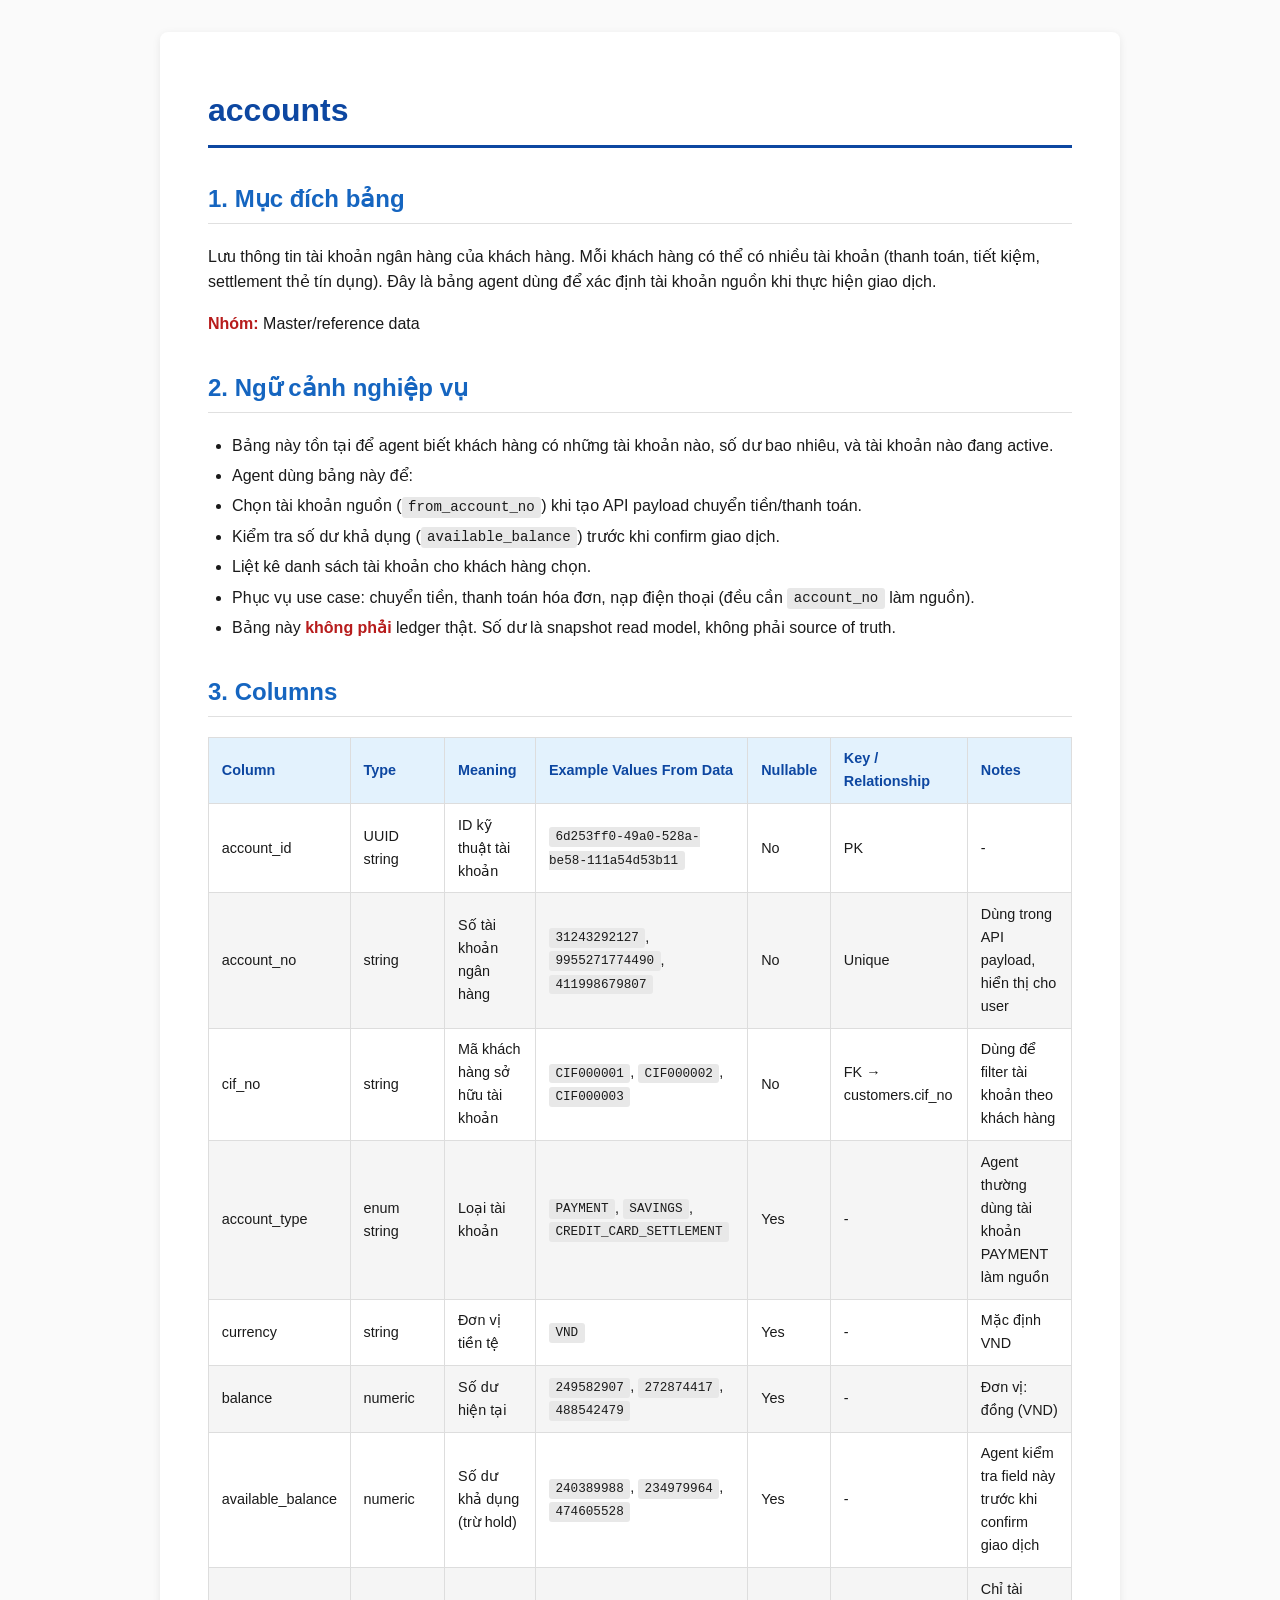
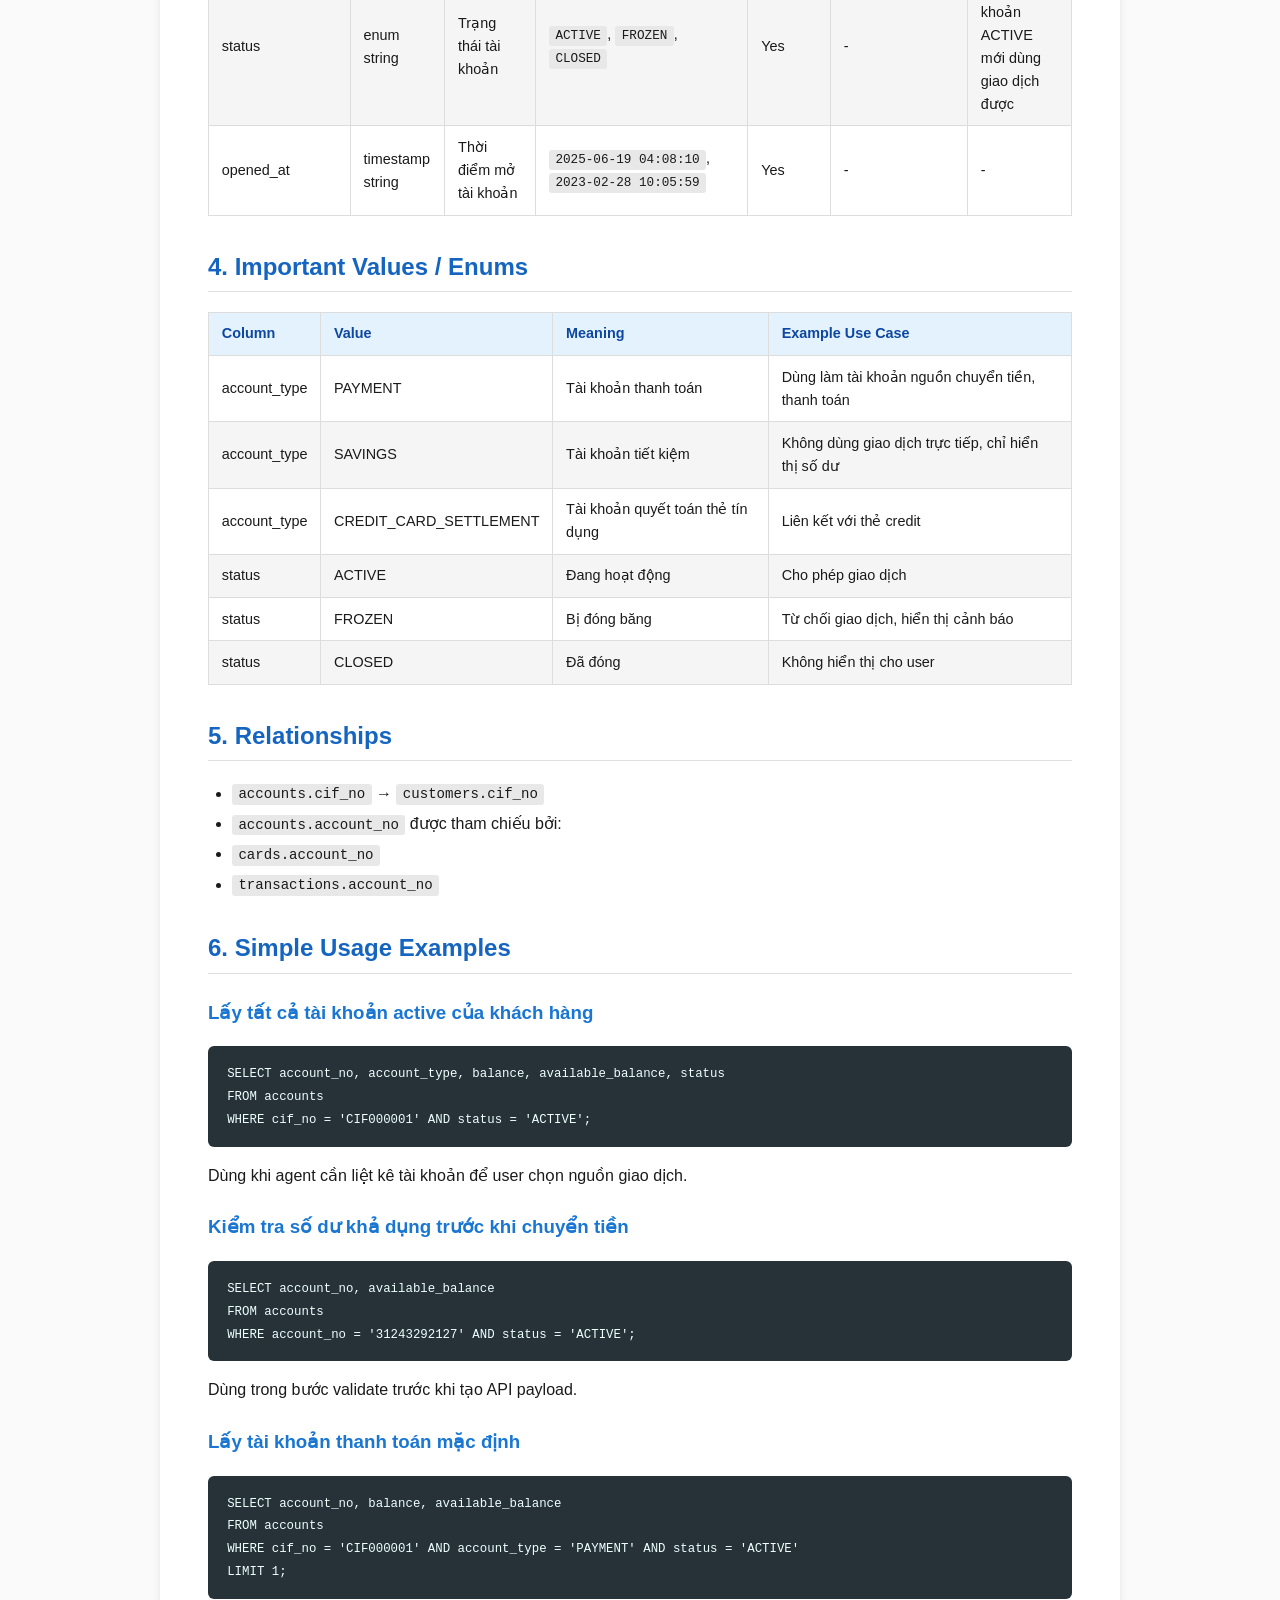
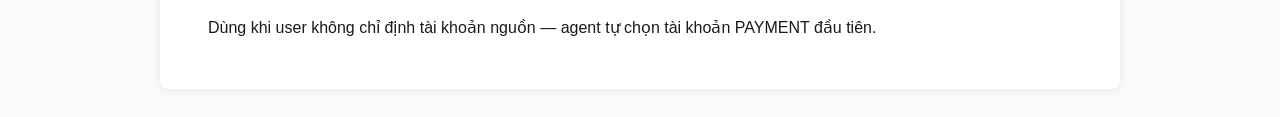
<file: data/docs/accounts.html>
<!DOCTYPE html>
<html lang="vi">
<head>
    <meta charset="UTF-8">
    <meta name="viewport" content="width=device-width, initial-scale=1.0">
    <title>accounts</title>
    <style>
        body {
            font-family: -apple-system, BlinkMacSystemFont, 'Segoe UI', Roboto, Oxygen, sans-serif;
            line-height: 1.6;
            max-width: 960px;
            margin: 0 auto;
            padding: 2rem;
            color: #1a1a1a;
            background: #fafafa;
        }
        h1 {
            color: #0d47a1;
            border-bottom: 3px solid #0d47a1;
            padding-bottom: 0.5rem;
        }
        h2 {
            color: #1565c0;
            margin-top: 2rem;
            border-bottom: 1px solid #e0e0e0;
            padding-bottom: 0.3rem;
        }
        h3 {
            color: #1976d2;
            margin-top: 1.5rem;
        }
        table {
            border-collapse: collapse;
            width: 100%;
            margin: 1rem 0;
            font-size: 0.9rem;
            overflow-x: auto;
            display: block;
        }
        th, td {
            border: 1px solid #ddd;
            padding: 0.6rem 0.8rem;
            text-align: left;
        }
        th {
            background-color: #e3f2fd;
            font-weight: 600;
            color: #0d47a1;
        }
        tr:nth-child(even) {
            background-color: #f5f5f5;
        }
        tr:hover {
            background-color: #e8f4fd;
        }
        code {
            background: #e8e8e8;
            padding: 0.15rem 0.4rem;
            border-radius: 3px;
            font-size: 0.88em;
            font-family: 'Fira Code', 'Consolas', monospace;
        }
        pre {
            background: #263238;
            color: #eeffff;
            padding: 1rem 1.2rem;
            border-radius: 6px;
            overflow-x: auto;
            font-size: 0.88rem;
        }
        pre code {
            background: none;
            padding: 0;
            color: inherit;
        }
        strong {
            color: #b71c1c;
        }
        ul, ol {
            padding-left: 1.5rem;
        }
        li {
            margin-bottom: 0.3rem;
        }
        blockquote {
            border-left: 4px solid #1976d2;
            margin: 1rem 0;
            padding: 0.5rem 1rem;
            background: #e3f2fd;
        }
        .container {
            background: white;
            padding: 2rem 3rem;
            border-radius: 8px;
            box-shadow: 0 2px 8px rgba(0,0,0,0.08);
        }
    </style>
</head>
<body>
<div class="container">
<h1>accounts</h1>
<h2>1. Mục đích bảng</h2>
<p>Lưu thông tin tài khoản ngân hàng của khách hàng. Mỗi khách hàng có thể có nhiều tài khoản (thanh toán, tiết kiệm, settlement thẻ tín dụng). Đây là bảng agent dùng để xác định tài khoản nguồn khi thực hiện giao dịch.</p>
<p><strong>Nhóm:</strong> Master/reference data</p>
<h2>2. Ngữ cảnh nghiệp vụ</h2>
<ul>
<li>Bảng này tồn tại để agent biết khách hàng có những tài khoản nào, số dư bao nhiêu, và tài khoản nào đang active.</li>
<li>Agent dùng bảng này để:</li>
<li>Chọn tài khoản nguồn (<code>from_account_no</code>) khi tạo API payload chuyển tiền/thanh toán.</li>
<li>Kiểm tra số dư khả dụng (<code>available_balance</code>) trước khi confirm giao dịch.</li>
<li>Liệt kê danh sách tài khoản cho khách hàng chọn.</li>
<li>Phục vụ use case: chuyển tiền, thanh toán hóa đơn, nạp điện thoại (đều cần <code>account_no</code> làm nguồn).</li>
<li>Bảng này <strong>không phải</strong> ledger thật. Số dư là snapshot read model, không phải source of truth.</li>
</ul>
<h2>3. Columns</h2>
<table>
<thead>
<tr>
<th>Column</th>
<th>Type</th>
<th>Meaning</th>
<th>Example Values From Data</th>
<th>Nullable</th>
<th>Key / Relationship</th>
<th>Notes</th>
</tr>
</thead>
<tbody>
<tr>
<td>account_id</td>
<td>UUID string</td>
<td>ID kỹ thuật tài khoản</td>
<td><code>6d253ff0-49a0-528a-be58-111a54d53b11</code></td>
<td>No</td>
<td>PK</td>
<td>-</td>
</tr>
<tr>
<td>account_no</td>
<td>string</td>
<td>Số tài khoản ngân hàng</td>
<td><code>31243292127</code>, <code>9955271774490</code>, <code>411998679807</code></td>
<td>No</td>
<td>Unique</td>
<td>Dùng trong API payload, hiển thị cho user</td>
</tr>
<tr>
<td>cif_no</td>
<td>string</td>
<td>Mã khách hàng sở hữu tài khoản</td>
<td><code>CIF000001</code>, <code>CIF000002</code>, <code>CIF000003</code></td>
<td>No</td>
<td>FK → customers.cif_no</td>
<td>Dùng để filter tài khoản theo khách hàng</td>
</tr>
<tr>
<td>account_type</td>
<td>enum string</td>
<td>Loại tài khoản</td>
<td><code>PAYMENT</code>, <code>SAVINGS</code>, <code>CREDIT_CARD_SETTLEMENT</code></td>
<td>Yes</td>
<td>-</td>
<td>Agent thường dùng tài khoản PAYMENT làm nguồn</td>
</tr>
<tr>
<td>currency</td>
<td>string</td>
<td>Đơn vị tiền tệ</td>
<td><code>VND</code></td>
<td>Yes</td>
<td>-</td>
<td>Mặc định VND</td>
</tr>
<tr>
<td>balance</td>
<td>numeric</td>
<td>Số dư hiện tại</td>
<td><code>249582907</code>, <code>272874417</code>, <code>488542479</code></td>
<td>Yes</td>
<td>-</td>
<td>Đơn vị: đồng (VND)</td>
</tr>
<tr>
<td>available_balance</td>
<td>numeric</td>
<td>Số dư khả dụng (trừ hold)</td>
<td><code>240389988</code>, <code>234979964</code>, <code>474605528</code></td>
<td>Yes</td>
<td>-</td>
<td>Agent kiểm tra field này trước khi confirm giao dịch</td>
</tr>
<tr>
<td>status</td>
<td>enum string</td>
<td>Trạng thái tài khoản</td>
<td><code>ACTIVE</code>, <code>FROZEN</code>, <code>CLOSED</code></td>
<td>Yes</td>
<td>-</td>
<td>Chỉ tài khoản ACTIVE mới dùng giao dịch được</td>
</tr>
<tr>
<td>opened_at</td>
<td>timestamp string</td>
<td>Thời điểm mở tài khoản</td>
<td><code>2025-06-19 04:08:10</code>, <code>2023-02-28 10:05:59</code></td>
<td>Yes</td>
<td>-</td>
<td>-</td>
</tr>
</tbody>
</table>
<h2>4. Important Values / Enums</h2>
<table>
<thead>
<tr>
<th>Column</th>
<th>Value</th>
<th>Meaning</th>
<th>Example Use Case</th>
</tr>
</thead>
<tbody>
<tr>
<td>account_type</td>
<td>PAYMENT</td>
<td>Tài khoản thanh toán</td>
<td>Dùng làm tài khoản nguồn chuyển tiền, thanh toán</td>
</tr>
<tr>
<td>account_type</td>
<td>SAVINGS</td>
<td>Tài khoản tiết kiệm</td>
<td>Không dùng giao dịch trực tiếp, chỉ hiển thị số dư</td>
</tr>
<tr>
<td>account_type</td>
<td>CREDIT_CARD_SETTLEMENT</td>
<td>Tài khoản quyết toán thẻ tín dụng</td>
<td>Liên kết với thẻ credit</td>
</tr>
<tr>
<td>status</td>
<td>ACTIVE</td>
<td>Đang hoạt động</td>
<td>Cho phép giao dịch</td>
</tr>
<tr>
<td>status</td>
<td>FROZEN</td>
<td>Bị đóng băng</td>
<td>Từ chối giao dịch, hiển thị cảnh báo</td>
</tr>
<tr>
<td>status</td>
<td>CLOSED</td>
<td>Đã đóng</td>
<td>Không hiển thị cho user</td>
</tr>
</tbody>
</table>
<h2>5. Relationships</h2>
<ul>
<li><code>accounts.cif_no</code> → <code>customers.cif_no</code></li>
<li><code>accounts.account_no</code> được tham chiếu bởi:</li>
<li><code>cards.account_no</code></li>
<li><code>transactions.account_no</code></li>
</ul>
<h2>6. Simple Usage Examples</h2>
<h3>Lấy tất cả tài khoản active của khách hàng</h3>
<div class="codehilite"><pre><span></span><code><span class="k">SELECT</span><span class="w"> </span><span class="n">account_no</span><span class="p">,</span><span class="w"> </span><span class="n">account_type</span><span class="p">,</span><span class="w"> </span><span class="n">balance</span><span class="p">,</span><span class="w"> </span><span class="n">available_balance</span><span class="p">,</span><span class="w"> </span><span class="n">status</span>
<span class="k">FROM</span><span class="w"> </span><span class="n">accounts</span>
<span class="k">WHERE</span><span class="w"> </span><span class="n">cif_no</span><span class="w"> </span><span class="o">=</span><span class="w"> </span><span class="s1">&#39;CIF000001&#39;</span><span class="w"> </span><span class="k">AND</span><span class="w"> </span><span class="n">status</span><span class="w"> </span><span class="o">=</span><span class="w"> </span><span class="s1">&#39;ACTIVE&#39;</span><span class="p">;</span>
</code></pre></div>

<p>Dùng khi agent cần liệt kê tài khoản để user chọn nguồn giao dịch.</p>
<h3>Kiểm tra số dư khả dụng trước khi chuyển tiền</h3>
<div class="codehilite"><pre><span></span><code><span class="k">SELECT</span><span class="w"> </span><span class="n">account_no</span><span class="p">,</span><span class="w"> </span><span class="n">available_balance</span>
<span class="k">FROM</span><span class="w"> </span><span class="n">accounts</span>
<span class="k">WHERE</span><span class="w"> </span><span class="n">account_no</span><span class="w"> </span><span class="o">=</span><span class="w"> </span><span class="s1">&#39;31243292127&#39;</span><span class="w"> </span><span class="k">AND</span><span class="w"> </span><span class="n">status</span><span class="w"> </span><span class="o">=</span><span class="w"> </span><span class="s1">&#39;ACTIVE&#39;</span><span class="p">;</span>
</code></pre></div>

<p>Dùng trong bước validate trước khi tạo API payload.</p>
<h3>Lấy tài khoản thanh toán mặc định</h3>
<div class="codehilite"><pre><span></span><code><span class="k">SELECT</span><span class="w"> </span><span class="n">account_no</span><span class="p">,</span><span class="w"> </span><span class="n">balance</span><span class="p">,</span><span class="w"> </span><span class="n">available_balance</span>
<span class="k">FROM</span><span class="w"> </span><span class="n">accounts</span>
<span class="k">WHERE</span><span class="w"> </span><span class="n">cif_no</span><span class="w"> </span><span class="o">=</span><span class="w"> </span><span class="s1">&#39;CIF000001&#39;</span><span class="w"> </span><span class="k">AND</span><span class="w"> </span><span class="n">account_type</span><span class="w"> </span><span class="o">=</span><span class="w"> </span><span class="s1">&#39;PAYMENT&#39;</span><span class="w"> </span><span class="k">AND</span><span class="w"> </span><span class="n">status</span><span class="w"> </span><span class="o">=</span><span class="w"> </span><span class="s1">&#39;ACTIVE&#39;</span>
<span class="k">LIMIT</span><span class="w"> </span><span class="mi">1</span><span class="p">;</span>
</code></pre></div>

<p>Dùng khi user không chỉ định tài khoản nguồn — agent tự chọn tài khoản PAYMENT đầu tiên.</p>
</div>
</body>
</html>
</file>
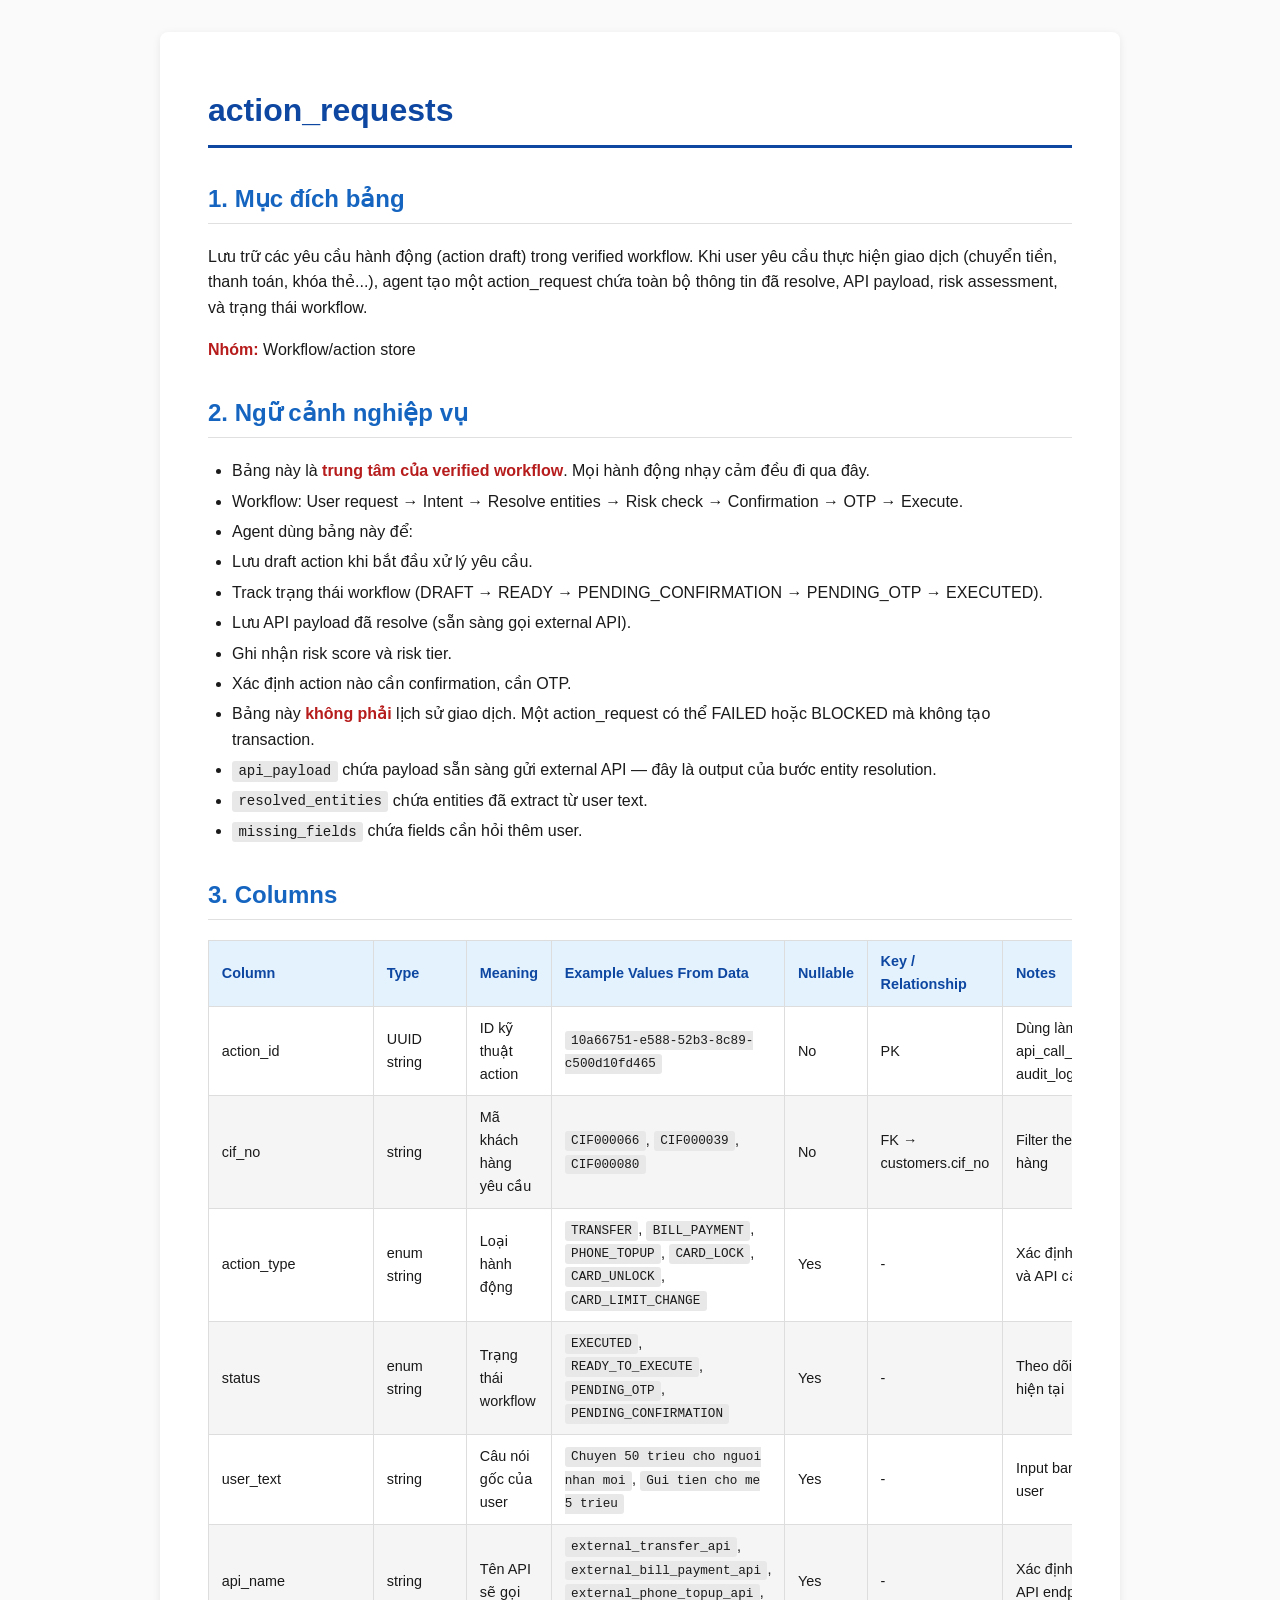
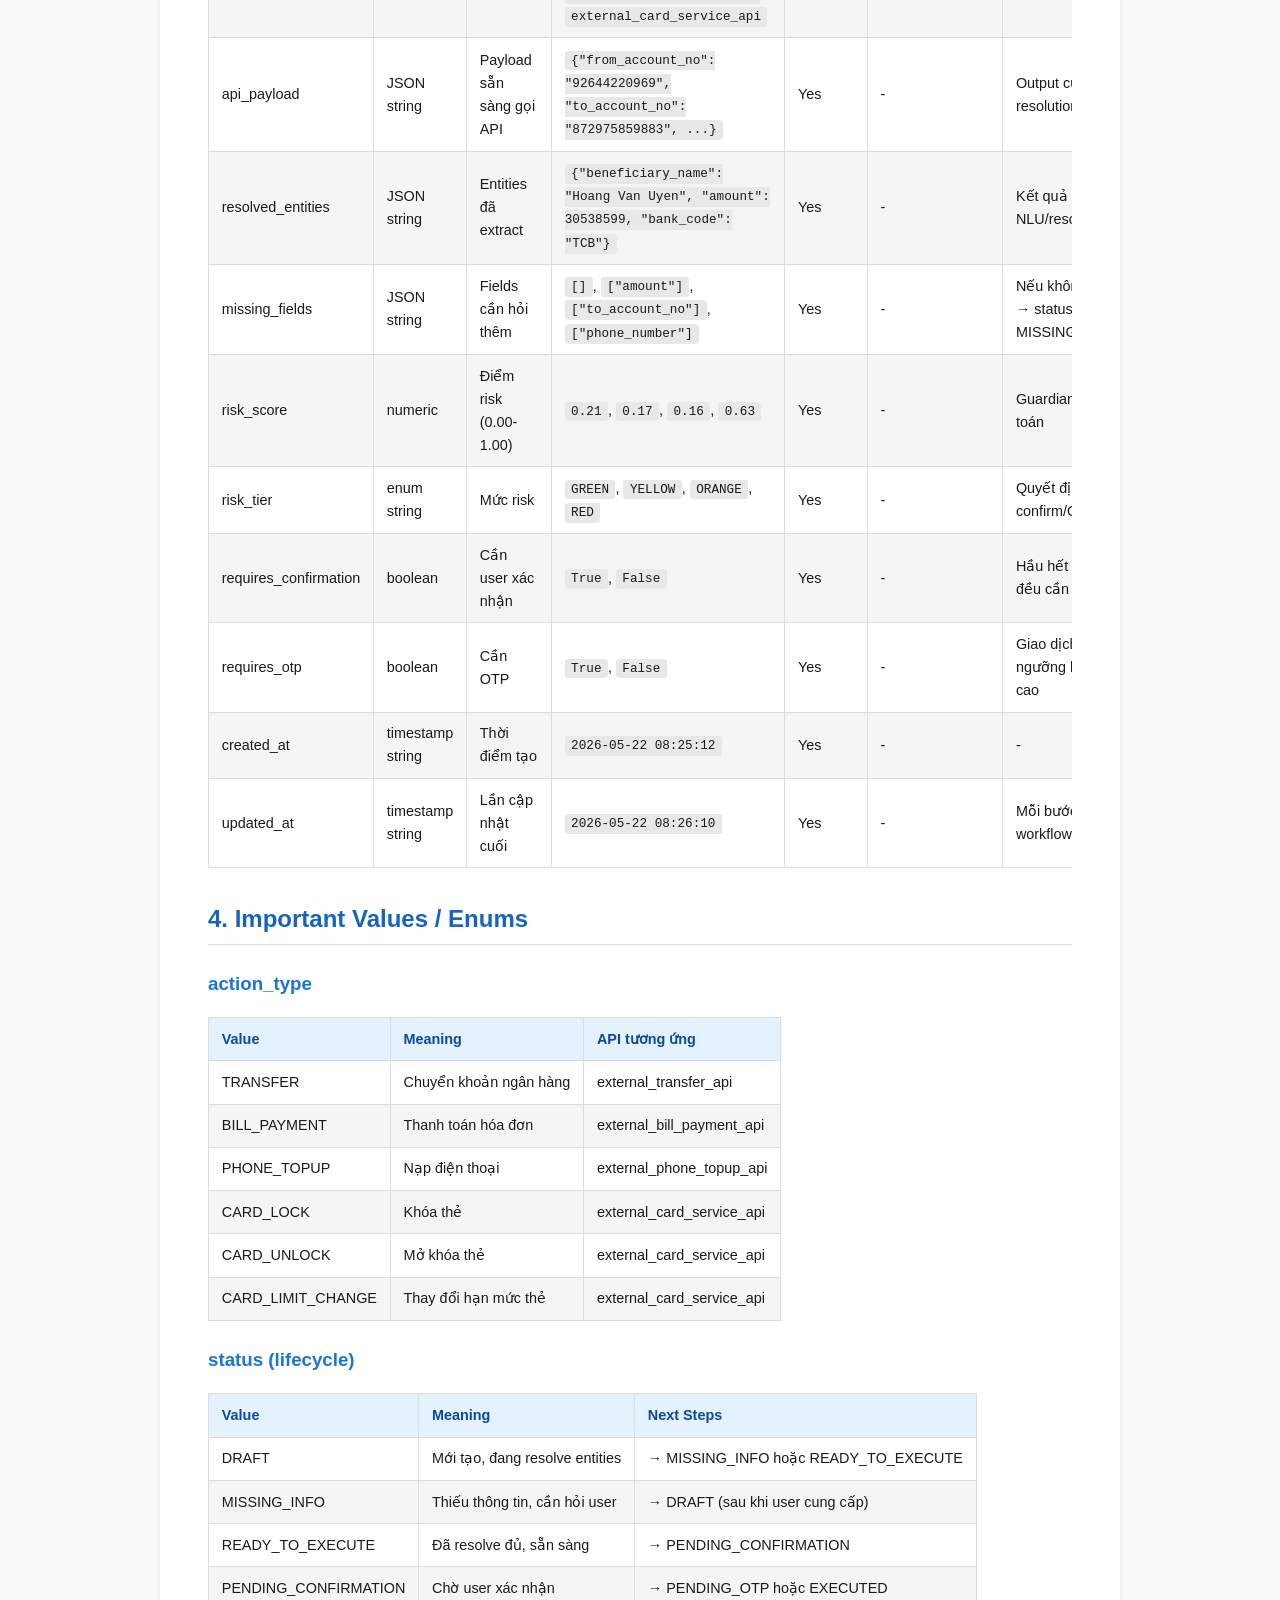
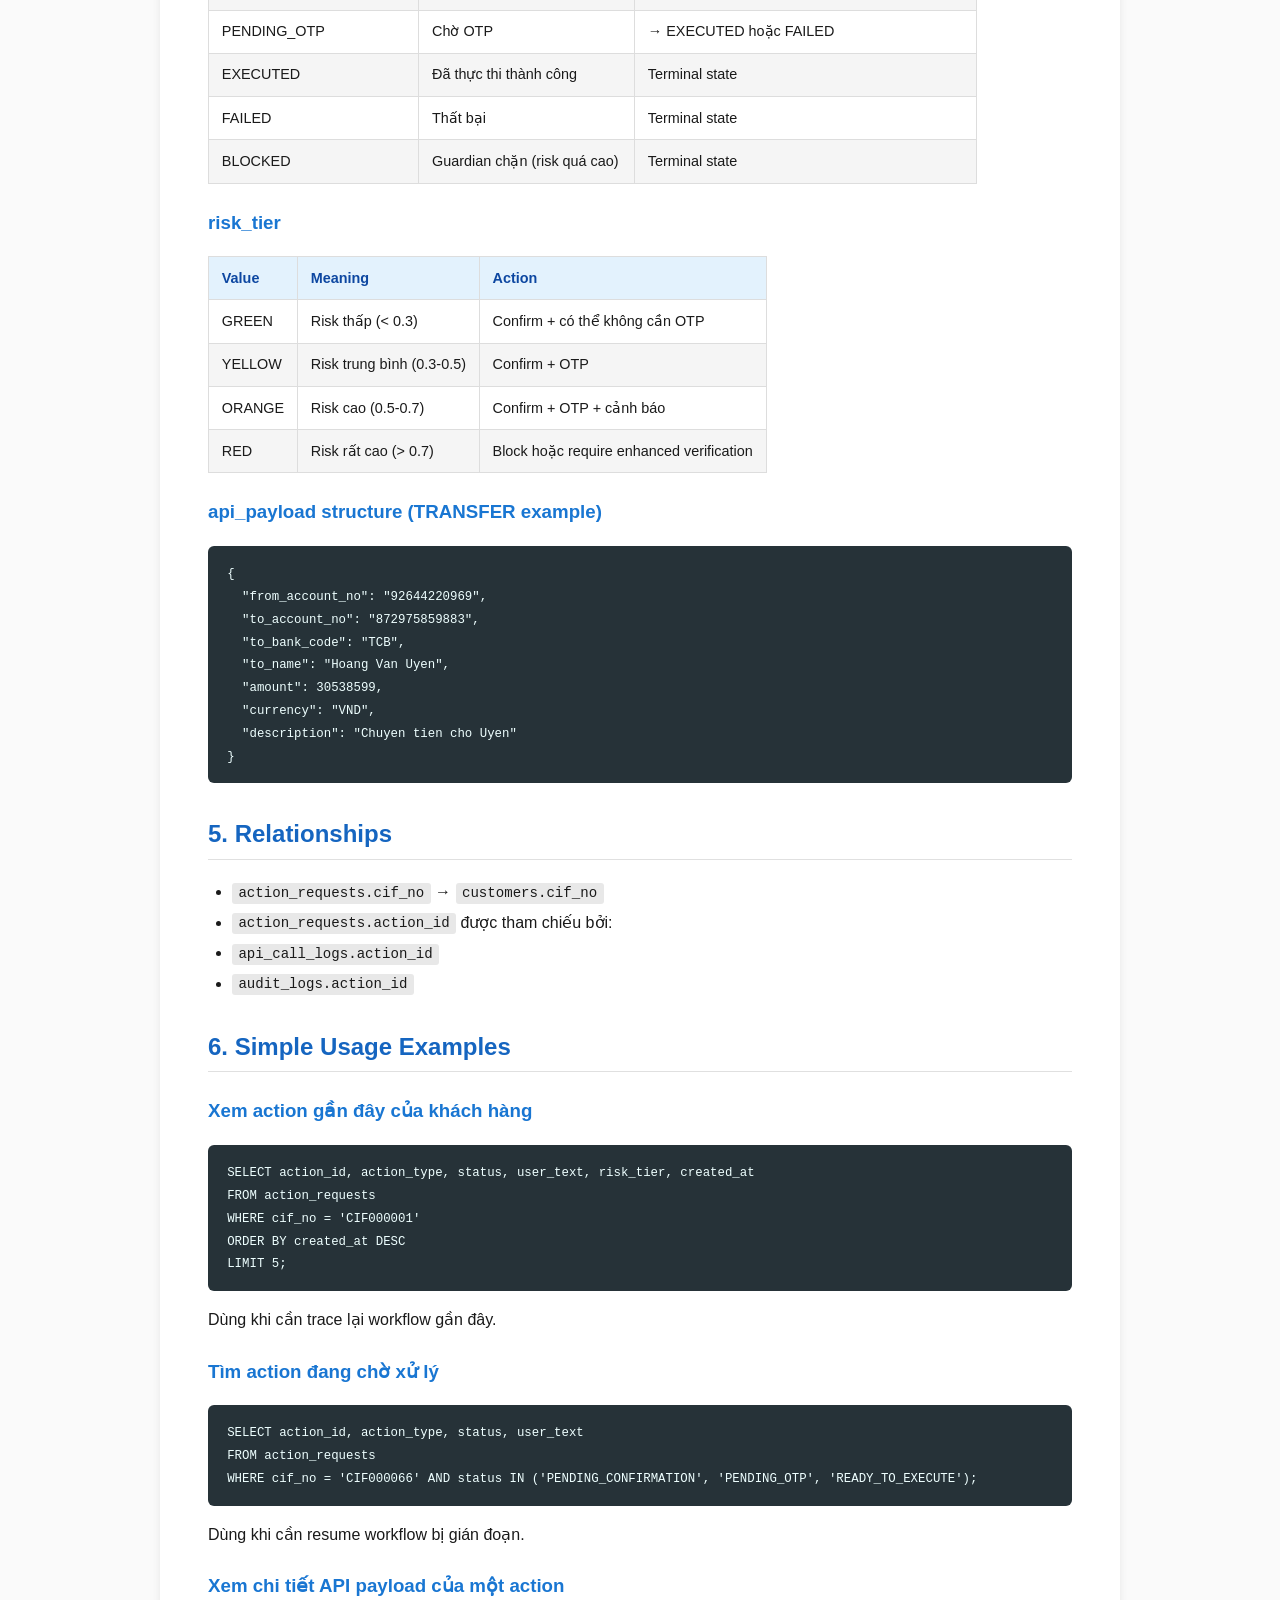
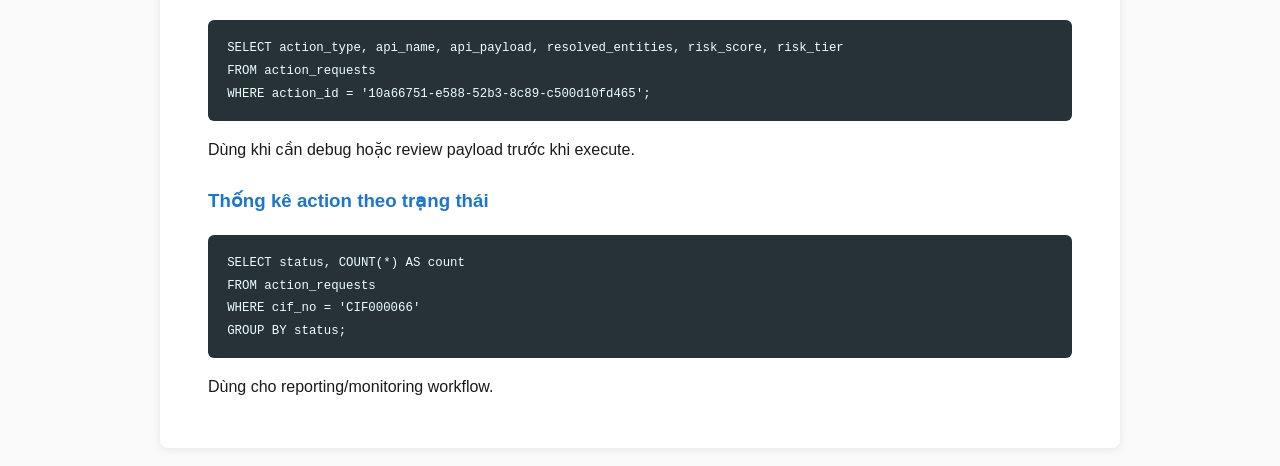
<file: data/docs/action_requests.html>
<!DOCTYPE html>
<html lang="vi">
<head>
    <meta charset="UTF-8">
    <meta name="viewport" content="width=device-width, initial-scale=1.0">
    <title>action_requests</title>
    <style>
        body {
            font-family: -apple-system, BlinkMacSystemFont, 'Segoe UI', Roboto, Oxygen, sans-serif;
            line-height: 1.6;
            max-width: 960px;
            margin: 0 auto;
            padding: 2rem;
            color: #1a1a1a;
            background: #fafafa;
        }
        h1 {
            color: #0d47a1;
            border-bottom: 3px solid #0d47a1;
            padding-bottom: 0.5rem;
        }
        h2 {
            color: #1565c0;
            margin-top: 2rem;
            border-bottom: 1px solid #e0e0e0;
            padding-bottom: 0.3rem;
        }
        h3 {
            color: #1976d2;
            margin-top: 1.5rem;
        }
        table {
            border-collapse: collapse;
            width: 100%;
            margin: 1rem 0;
            font-size: 0.9rem;
            overflow-x: auto;
            display: block;
        }
        th, td {
            border: 1px solid #ddd;
            padding: 0.6rem 0.8rem;
            text-align: left;
        }
        th {
            background-color: #e3f2fd;
            font-weight: 600;
            color: #0d47a1;
        }
        tr:nth-child(even) {
            background-color: #f5f5f5;
        }
        tr:hover {
            background-color: #e8f4fd;
        }
        code {
            background: #e8e8e8;
            padding: 0.15rem 0.4rem;
            border-radius: 3px;
            font-size: 0.88em;
            font-family: 'Fira Code', 'Consolas', monospace;
        }
        pre {
            background: #263238;
            color: #eeffff;
            padding: 1rem 1.2rem;
            border-radius: 6px;
            overflow-x: auto;
            font-size: 0.88rem;
        }
        pre code {
            background: none;
            padding: 0;
            color: inherit;
        }
        strong {
            color: #b71c1c;
        }
        ul, ol {
            padding-left: 1.5rem;
        }
        li {
            margin-bottom: 0.3rem;
        }
        blockquote {
            border-left: 4px solid #1976d2;
            margin: 1rem 0;
            padding: 0.5rem 1rem;
            background: #e3f2fd;
        }
        .container {
            background: white;
            padding: 2rem 3rem;
            border-radius: 8px;
            box-shadow: 0 2px 8px rgba(0,0,0,0.08);
        }
    </style>
</head>
<body>
<div class="container">
<h1>action_requests</h1>
<h2>1. Mục đích bảng</h2>
<p>Lưu trữ các yêu cầu hành động (action draft) trong verified workflow. Khi user yêu cầu thực hiện giao dịch (chuyển tiền, thanh toán, khóa thẻ...), agent tạo một action_request chứa toàn bộ thông tin đã resolve, API payload, risk assessment, và trạng thái workflow.</p>
<p><strong>Nhóm:</strong> Workflow/action store</p>
<h2>2. Ngữ cảnh nghiệp vụ</h2>
<ul>
<li>Bảng này là <strong>trung tâm của verified workflow</strong>. Mọi hành động nhạy cảm đều đi qua đây.</li>
<li>Workflow: User request → Intent → Resolve entities → Risk check → Confirmation → OTP → Execute.</li>
<li>Agent dùng bảng này để:</li>
<li>Lưu draft action khi bắt đầu xử lý yêu cầu.</li>
<li>Track trạng thái workflow (DRAFT → READY → PENDING_CONFIRMATION → PENDING_OTP → EXECUTED).</li>
<li>Lưu API payload đã resolve (sẵn sàng gọi external API).</li>
<li>Ghi nhận risk score và risk tier.</li>
<li>Xác định action nào cần confirmation, cần OTP.</li>
<li>Bảng này <strong>không phải</strong> lịch sử giao dịch. Một action_request có thể FAILED hoặc BLOCKED mà không tạo transaction.</li>
<li><code>api_payload</code> chứa payload sẵn sàng gửi external API — đây là output của bước entity resolution.</li>
<li><code>resolved_entities</code> chứa entities đã extract từ user text.</li>
<li><code>missing_fields</code> chứa fields cần hỏi thêm user.</li>
</ul>
<h2>3. Columns</h2>
<table>
<thead>
<tr>
<th>Column</th>
<th>Type</th>
<th>Meaning</th>
<th>Example Values From Data</th>
<th>Nullable</th>
<th>Key / Relationship</th>
<th>Notes</th>
</tr>
</thead>
<tbody>
<tr>
<td>action_id</td>
<td>UUID string</td>
<td>ID kỹ thuật action</td>
<td><code>10a66751-e588-52b3-8c89-c500d10fd465</code></td>
<td>No</td>
<td>PK</td>
<td>Dùng làm FK cho api_call_logs và audit_logs</td>
</tr>
<tr>
<td>cif_no</td>
<td>string</td>
<td>Mã khách hàng yêu cầu</td>
<td><code>CIF000066</code>, <code>CIF000039</code>, <code>CIF000080</code></td>
<td>No</td>
<td>FK → customers.cif_no</td>
<td>Filter theo khách hàng</td>
</tr>
<tr>
<td>action_type</td>
<td>enum string</td>
<td>Loại hành động</td>
<td><code>TRANSFER</code>, <code>BILL_PAYMENT</code>, <code>PHONE_TOPUP</code>, <code>CARD_LOCK</code>, <code>CARD_UNLOCK</code>, <code>CARD_LIMIT_CHANGE</code></td>
<td>Yes</td>
<td>-</td>
<td>Xác định workflow và API cần gọi</td>
</tr>
<tr>
<td>status</td>
<td>enum string</td>
<td>Trạng thái workflow</td>
<td><code>EXECUTED</code>, <code>READY_TO_EXECUTE</code>, <code>PENDING_OTP</code>, <code>PENDING_CONFIRMATION</code></td>
<td>Yes</td>
<td>-</td>
<td>Theo dõi bước hiện tại</td>
</tr>
<tr>
<td>user_text</td>
<td>string</td>
<td>Câu nói gốc của user</td>
<td><code>Chuyen 50 trieu cho nguoi nhan moi</code>, <code>Gui tien cho me 5 trieu</code></td>
<td>Yes</td>
<td>-</td>
<td>Input ban đầu từ user</td>
</tr>
<tr>
<td>api_name</td>
<td>string</td>
<td>Tên API sẽ gọi</td>
<td><code>external_transfer_api</code>, <code>external_bill_payment_api</code>, <code>external_phone_topup_api</code>, <code>external_card_service_api</code></td>
<td>Yes</td>
<td>-</td>
<td>Xác định external API endpoint</td>
</tr>
<tr>
<td>api_payload</td>
<td>JSON string</td>
<td>Payload sẵn sàng gọi API</td>
<td><code>{"from_account_no": "92644220969", "to_account_no": "872975859883", ...}</code></td>
<td>Yes</td>
<td>-</td>
<td>Output của entity resolution</td>
</tr>
<tr>
<td>resolved_entities</td>
<td>JSON string</td>
<td>Entities đã extract</td>
<td><code>{"beneficiary_name": "Hoang Van Uyen", "amount": 30538599, "bank_code": "TCB"}</code></td>
<td>Yes</td>
<td>-</td>
<td>Kết quả NLU/resolution</td>
</tr>
<tr>
<td>missing_fields</td>
<td>JSON string</td>
<td>Fields cần hỏi thêm</td>
<td><code>[]</code>, <code>["amount"]</code>, <code>["to_account_no"]</code>, <code>["phone_number"]</code></td>
<td>Yes</td>
<td>-</td>
<td>Nếu không rỗng → status = MISSING_INFO</td>
</tr>
<tr>
<td>risk_score</td>
<td>numeric</td>
<td>Điểm risk (0.00-1.00)</td>
<td><code>0.21</code>, <code>0.17</code>, <code>0.16</code>, <code>0.63</code></td>
<td>Yes</td>
<td>-</td>
<td>Guardian tính toán</td>
</tr>
<tr>
<td>risk_tier</td>
<td>enum string</td>
<td>Mức risk</td>
<td><code>GREEN</code>, <code>YELLOW</code>, <code>ORANGE</code>, <code>RED</code></td>
<td>Yes</td>
<td>-</td>
<td>Quyết định cần confirm/OTP/block</td>
</tr>
<tr>
<td>requires_confirmation</td>
<td>boolean</td>
<td>Cần user xác nhận</td>
<td><code>True</code>, <code>False</code></td>
<td>Yes</td>
<td>-</td>
<td>Hầu hết action đều cần</td>
</tr>
<tr>
<td>requires_otp</td>
<td>boolean</td>
<td>Cần OTP</td>
<td><code>True</code>, <code>False</code></td>
<td>Yes</td>
<td>-</td>
<td>Giao dịch trên ngưỡng hoặc risk cao</td>
</tr>
<tr>
<td>created_at</td>
<td>timestamp string</td>
<td>Thời điểm tạo</td>
<td><code>2026-05-22 08:25:12</code></td>
<td>Yes</td>
<td>-</td>
<td>-</td>
</tr>
<tr>
<td>updated_at</td>
<td>timestamp string</td>
<td>Lần cập nhật cuối</td>
<td><code>2026-05-22 08:26:10</code></td>
<td>Yes</td>
<td>-</td>
<td>Mỗi bước workflow cập nhật</td>
</tr>
</tbody>
</table>
<h2>4. Important Values / Enums</h2>
<h3>action_type</h3>
<table>
<thead>
<tr>
<th>Value</th>
<th>Meaning</th>
<th>API tương ứng</th>
</tr>
</thead>
<tbody>
<tr>
<td>TRANSFER</td>
<td>Chuyển khoản ngân hàng</td>
<td>external_transfer_api</td>
</tr>
<tr>
<td>BILL_PAYMENT</td>
<td>Thanh toán hóa đơn</td>
<td>external_bill_payment_api</td>
</tr>
<tr>
<td>PHONE_TOPUP</td>
<td>Nạp điện thoại</td>
<td>external_phone_topup_api</td>
</tr>
<tr>
<td>CARD_LOCK</td>
<td>Khóa thẻ</td>
<td>external_card_service_api</td>
</tr>
<tr>
<td>CARD_UNLOCK</td>
<td>Mở khóa thẻ</td>
<td>external_card_service_api</td>
</tr>
<tr>
<td>CARD_LIMIT_CHANGE</td>
<td>Thay đổi hạn mức thẻ</td>
<td>external_card_service_api</td>
</tr>
</tbody>
</table>
<h3>status (lifecycle)</h3>
<table>
<thead>
<tr>
<th>Value</th>
<th>Meaning</th>
<th>Next Steps</th>
</tr>
</thead>
<tbody>
<tr>
<td>DRAFT</td>
<td>Mới tạo, đang resolve entities</td>
<td>→ MISSING_INFO hoặc READY_TO_EXECUTE</td>
</tr>
<tr>
<td>MISSING_INFO</td>
<td>Thiếu thông tin, cần hỏi user</td>
<td>→ DRAFT (sau khi user cung cấp)</td>
</tr>
<tr>
<td>READY_TO_EXECUTE</td>
<td>Đã resolve đủ, sẵn sàng</td>
<td>→ PENDING_CONFIRMATION</td>
</tr>
<tr>
<td>PENDING_CONFIRMATION</td>
<td>Chờ user xác nhận</td>
<td>→ PENDING_OTP hoặc EXECUTED</td>
</tr>
<tr>
<td>PENDING_OTP</td>
<td>Chờ OTP</td>
<td>→ EXECUTED hoặc FAILED</td>
</tr>
<tr>
<td>EXECUTED</td>
<td>Đã thực thi thành công</td>
<td>Terminal state</td>
</tr>
<tr>
<td>FAILED</td>
<td>Thất bại</td>
<td>Terminal state</td>
</tr>
<tr>
<td>BLOCKED</td>
<td>Guardian chặn (risk quá cao)</td>
<td>Terminal state</td>
</tr>
</tbody>
</table>
<h3>risk_tier</h3>
<table>
<thead>
<tr>
<th>Value</th>
<th>Meaning</th>
<th>Action</th>
</tr>
</thead>
<tbody>
<tr>
<td>GREEN</td>
<td>Risk thấp (&lt; 0.3)</td>
<td>Confirm + có thể không cần OTP</td>
</tr>
<tr>
<td>YELLOW</td>
<td>Risk trung bình (0.3-0.5)</td>
<td>Confirm + OTP</td>
</tr>
<tr>
<td>ORANGE</td>
<td>Risk cao (0.5-0.7)</td>
<td>Confirm + OTP + cảnh báo</td>
</tr>
<tr>
<td>RED</td>
<td>Risk rất cao (&gt; 0.7)</td>
<td>Block hoặc require enhanced verification</td>
</tr>
</tbody>
</table>
<h3>api_payload structure (TRANSFER example)</h3>
<div class="codehilite"><pre><span></span><code><span class="p">{</span>
<span class="w">  </span><span class="nt">&quot;from_account_no&quot;</span><span class="p">:</span><span class="w"> </span><span class="s2">&quot;92644220969&quot;</span><span class="p">,</span>
<span class="w">  </span><span class="nt">&quot;to_account_no&quot;</span><span class="p">:</span><span class="w"> </span><span class="s2">&quot;872975859883&quot;</span><span class="p">,</span>
<span class="w">  </span><span class="nt">&quot;to_bank_code&quot;</span><span class="p">:</span><span class="w"> </span><span class="s2">&quot;TCB&quot;</span><span class="p">,</span>
<span class="w">  </span><span class="nt">&quot;to_name&quot;</span><span class="p">:</span><span class="w"> </span><span class="s2">&quot;Hoang Van Uyen&quot;</span><span class="p">,</span>
<span class="w">  </span><span class="nt">&quot;amount&quot;</span><span class="p">:</span><span class="w"> </span><span class="mi">30538599</span><span class="p">,</span>
<span class="w">  </span><span class="nt">&quot;currency&quot;</span><span class="p">:</span><span class="w"> </span><span class="s2">&quot;VND&quot;</span><span class="p">,</span>
<span class="w">  </span><span class="nt">&quot;description&quot;</span><span class="p">:</span><span class="w"> </span><span class="s2">&quot;Chuyen tien cho Uyen&quot;</span>
<span class="p">}</span>
</code></pre></div>

<h2>5. Relationships</h2>
<ul>
<li><code>action_requests.cif_no</code> → <code>customers.cif_no</code></li>
<li><code>action_requests.action_id</code> được tham chiếu bởi:</li>
<li><code>api_call_logs.action_id</code></li>
<li><code>audit_logs.action_id</code></li>
</ul>
<h2>6. Simple Usage Examples</h2>
<h3>Xem action gần đây của khách hàng</h3>
<div class="codehilite"><pre><span></span><code><span class="k">SELECT</span><span class="w"> </span><span class="n">action_id</span><span class="p">,</span><span class="w"> </span><span class="n">action_type</span><span class="p">,</span><span class="w"> </span><span class="n">status</span><span class="p">,</span><span class="w"> </span><span class="n">user_text</span><span class="p">,</span><span class="w"> </span><span class="n">risk_tier</span><span class="p">,</span><span class="w"> </span><span class="n">created_at</span>
<span class="k">FROM</span><span class="w"> </span><span class="n">action_requests</span>
<span class="k">WHERE</span><span class="w"> </span><span class="n">cif_no</span><span class="w"> </span><span class="o">=</span><span class="w"> </span><span class="s1">&#39;CIF000001&#39;</span>
<span class="k">ORDER</span><span class="w"> </span><span class="k">BY</span><span class="w"> </span><span class="n">created_at</span><span class="w"> </span><span class="k">DESC</span>
<span class="k">LIMIT</span><span class="w"> </span><span class="mi">5</span><span class="p">;</span>
</code></pre></div>

<p>Dùng khi cần trace lại workflow gần đây.</p>
<h3>Tìm action đang chờ xử lý</h3>
<div class="codehilite"><pre><span></span><code><span class="k">SELECT</span><span class="w"> </span><span class="n">action_id</span><span class="p">,</span><span class="w"> </span><span class="n">action_type</span><span class="p">,</span><span class="w"> </span><span class="n">status</span><span class="p">,</span><span class="w"> </span><span class="n">user_text</span>
<span class="k">FROM</span><span class="w"> </span><span class="n">action_requests</span>
<span class="k">WHERE</span><span class="w"> </span><span class="n">cif_no</span><span class="w"> </span><span class="o">=</span><span class="w"> </span><span class="s1">&#39;CIF000066&#39;</span><span class="w"> </span><span class="k">AND</span><span class="w"> </span><span class="n">status</span><span class="w"> </span><span class="k">IN</span><span class="w"> </span><span class="p">(</span><span class="s1">&#39;PENDING_CONFIRMATION&#39;</span><span class="p">,</span><span class="w"> </span><span class="s1">&#39;PENDING_OTP&#39;</span><span class="p">,</span><span class="w"> </span><span class="s1">&#39;READY_TO_EXECUTE&#39;</span><span class="p">);</span>
</code></pre></div>

<p>Dùng khi cần resume workflow bị gián đoạn.</p>
<h3>Xem chi tiết API payload của một action</h3>
<div class="codehilite"><pre><span></span><code><span class="k">SELECT</span><span class="w"> </span><span class="n">action_type</span><span class="p">,</span><span class="w"> </span><span class="n">api_name</span><span class="p">,</span><span class="w"> </span><span class="n">api_payload</span><span class="p">,</span><span class="w"> </span><span class="n">resolved_entities</span><span class="p">,</span><span class="w"> </span><span class="n">risk_score</span><span class="p">,</span><span class="w"> </span><span class="n">risk_tier</span>
<span class="k">FROM</span><span class="w"> </span><span class="n">action_requests</span>
<span class="k">WHERE</span><span class="w"> </span><span class="n">action_id</span><span class="w"> </span><span class="o">=</span><span class="w"> </span><span class="s1">&#39;10a66751-e588-52b3-8c89-c500d10fd465&#39;</span><span class="p">;</span>
</code></pre></div>

<p>Dùng khi cần debug hoặc review payload trước khi execute.</p>
<h3>Thống kê action theo trạng thái</h3>
<div class="codehilite"><pre><span></span><code><span class="k">SELECT</span><span class="w"> </span><span class="n">status</span><span class="p">,</span><span class="w"> </span><span class="k">COUNT</span><span class="p">(</span><span class="o">*</span><span class="p">)</span><span class="w"> </span><span class="k">AS</span><span class="w"> </span><span class="k">count</span>
<span class="k">FROM</span><span class="w"> </span><span class="n">action_requests</span>
<span class="k">WHERE</span><span class="w"> </span><span class="n">cif_no</span><span class="w"> </span><span class="o">=</span><span class="w"> </span><span class="s1">&#39;CIF000066&#39;</span>
<span class="k">GROUP</span><span class="w"> </span><span class="k">BY</span><span class="w"> </span><span class="n">status</span><span class="p">;</span>
</code></pre></div>

<p>Dùng cho reporting/monitoring workflow.</p>
</div>
</body>
</html>
</file>
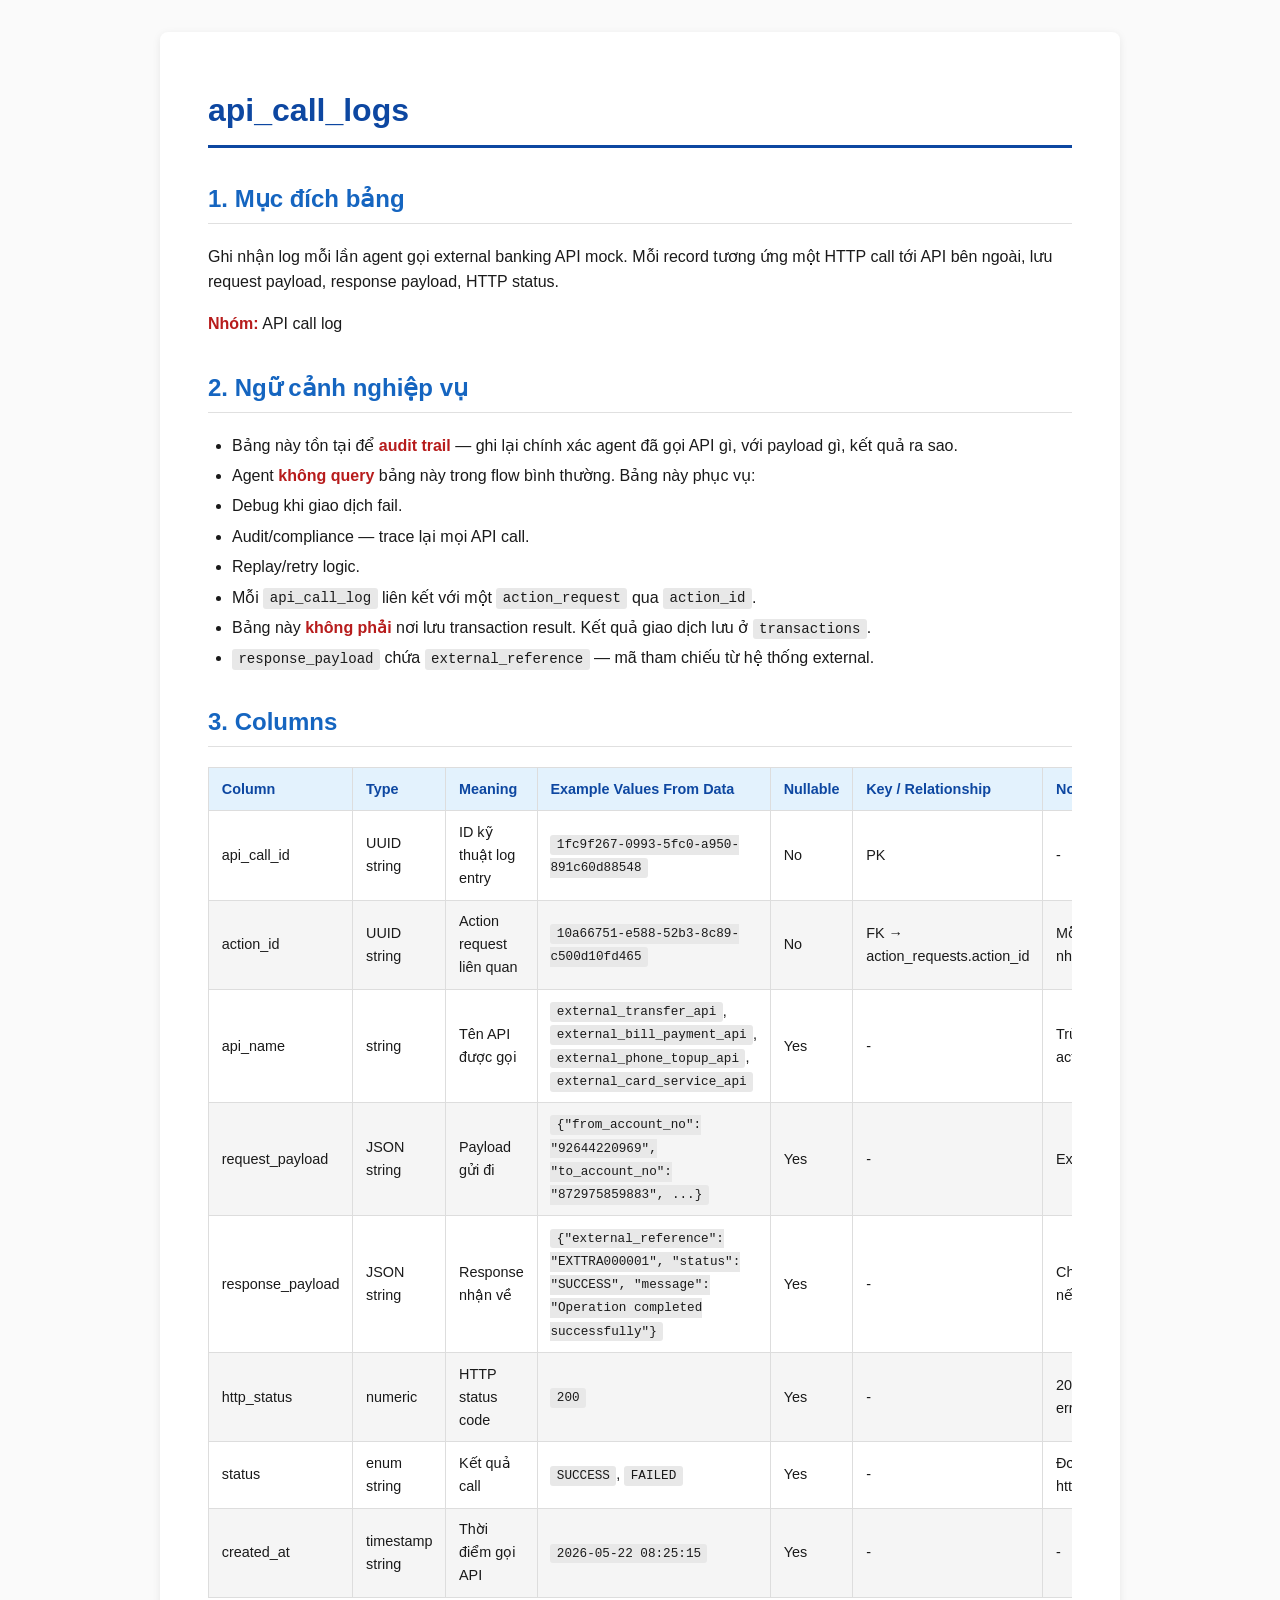
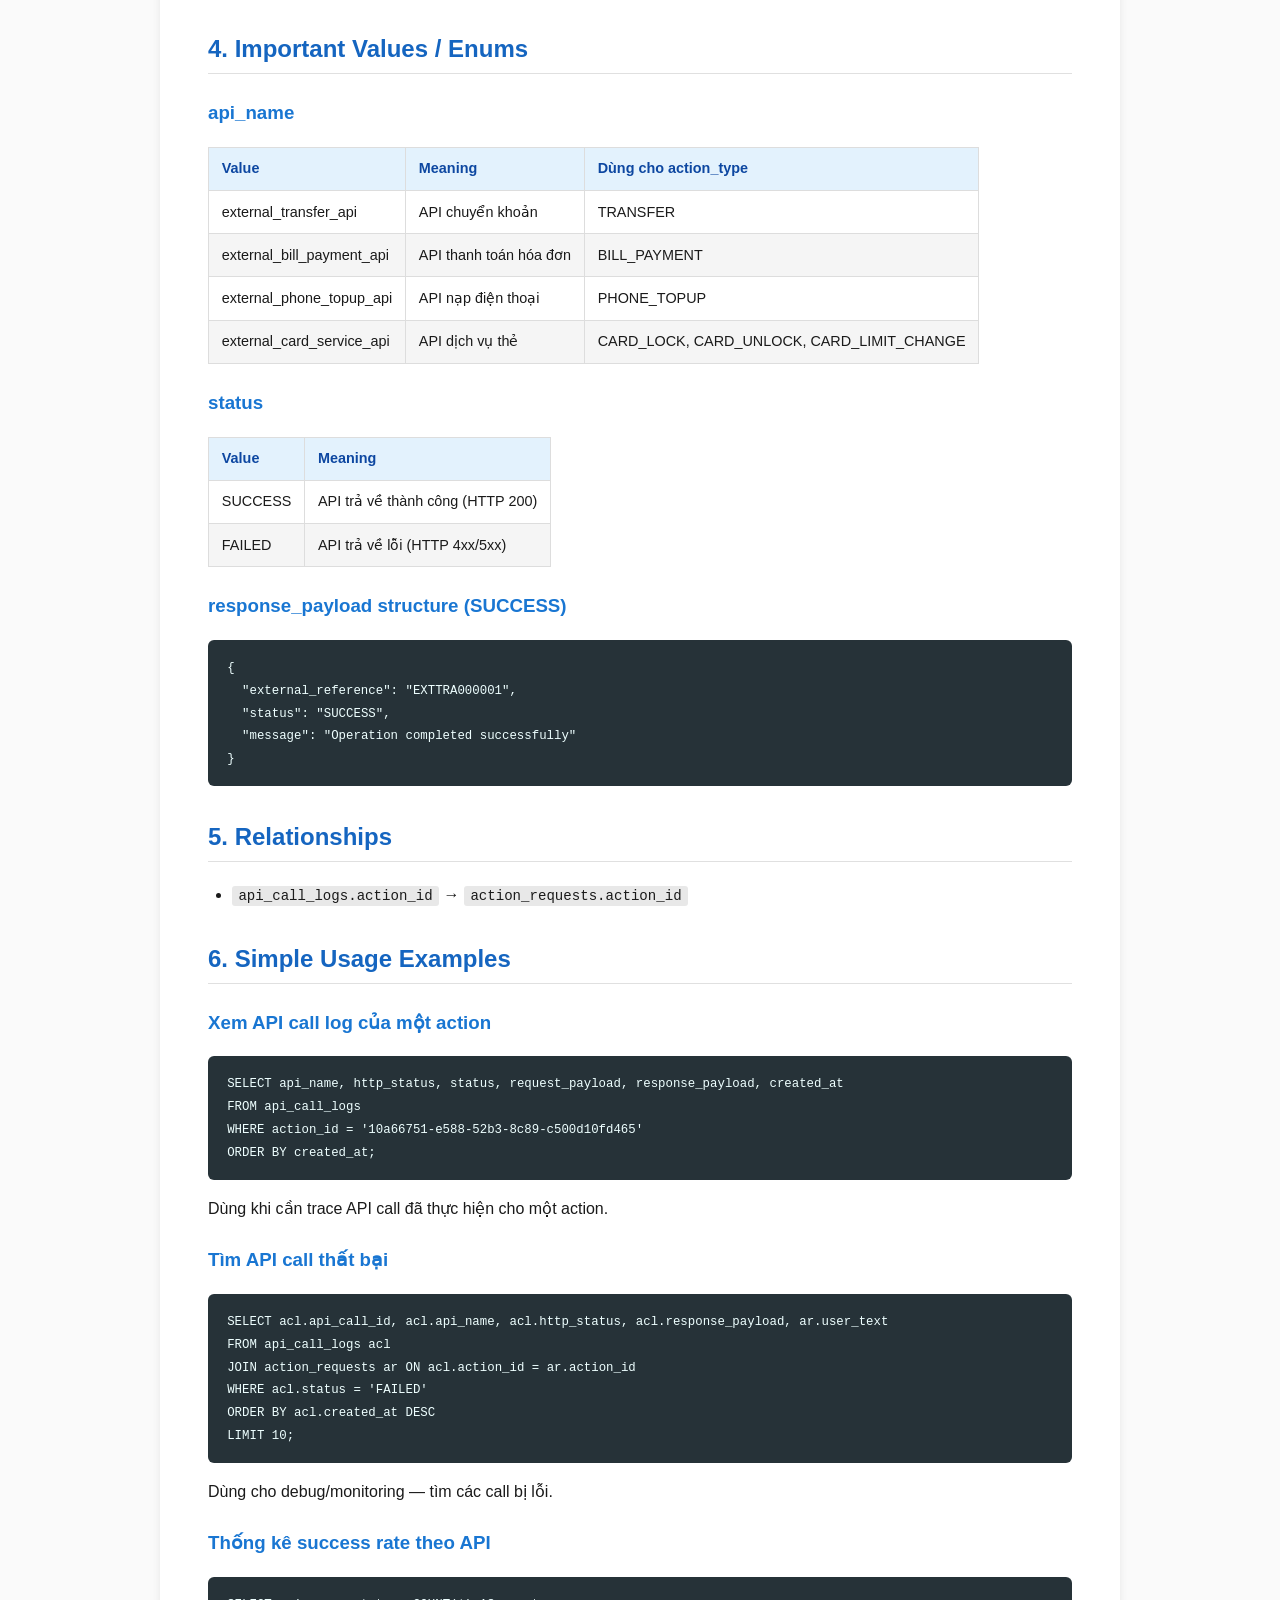
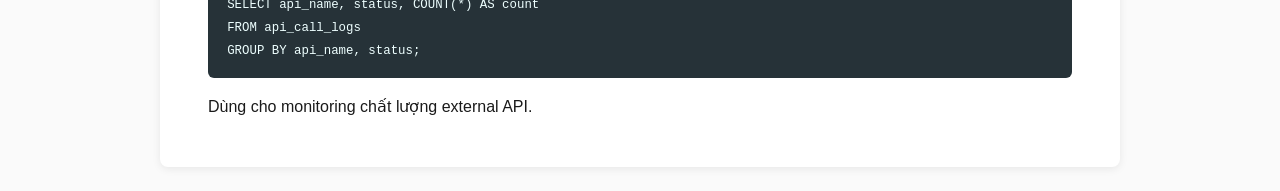
<file: data/docs/api_call_logs.html>
<!DOCTYPE html>
<html lang="vi">
<head>
    <meta charset="UTF-8">
    <meta name="viewport" content="width=device-width, initial-scale=1.0">
    <title>api_call_logs</title>
    <style>
        body {
            font-family: -apple-system, BlinkMacSystemFont, 'Segoe UI', Roboto, Oxygen, sans-serif;
            line-height: 1.6;
            max-width: 960px;
            margin: 0 auto;
            padding: 2rem;
            color: #1a1a1a;
            background: #fafafa;
        }
        h1 {
            color: #0d47a1;
            border-bottom: 3px solid #0d47a1;
            padding-bottom: 0.5rem;
        }
        h2 {
            color: #1565c0;
            margin-top: 2rem;
            border-bottom: 1px solid #e0e0e0;
            padding-bottom: 0.3rem;
        }
        h3 {
            color: #1976d2;
            margin-top: 1.5rem;
        }
        table {
            border-collapse: collapse;
            width: 100%;
            margin: 1rem 0;
            font-size: 0.9rem;
            overflow-x: auto;
            display: block;
        }
        th, td {
            border: 1px solid #ddd;
            padding: 0.6rem 0.8rem;
            text-align: left;
        }
        th {
            background-color: #e3f2fd;
            font-weight: 600;
            color: #0d47a1;
        }
        tr:nth-child(even) {
            background-color: #f5f5f5;
        }
        tr:hover {
            background-color: #e8f4fd;
        }
        code {
            background: #e8e8e8;
            padding: 0.15rem 0.4rem;
            border-radius: 3px;
            font-size: 0.88em;
            font-family: 'Fira Code', 'Consolas', monospace;
        }
        pre {
            background: #263238;
            color: #eeffff;
            padding: 1rem 1.2rem;
            border-radius: 6px;
            overflow-x: auto;
            font-size: 0.88rem;
        }
        pre code {
            background: none;
            padding: 0;
            color: inherit;
        }
        strong {
            color: #b71c1c;
        }
        ul, ol {
            padding-left: 1.5rem;
        }
        li {
            margin-bottom: 0.3rem;
        }
        blockquote {
            border-left: 4px solid #1976d2;
            margin: 1rem 0;
            padding: 0.5rem 1rem;
            background: #e3f2fd;
        }
        .container {
            background: white;
            padding: 2rem 3rem;
            border-radius: 8px;
            box-shadow: 0 2px 8px rgba(0,0,0,0.08);
        }
    </style>
</head>
<body>
<div class="container">
<h1>api_call_logs</h1>
<h2>1. Mục đích bảng</h2>
<p>Ghi nhận log mỗi lần agent gọi external banking API mock. Mỗi record tương ứng một HTTP call tới API bên ngoài, lưu request payload, response payload, HTTP status.</p>
<p><strong>Nhóm:</strong> API call log</p>
<h2>2. Ngữ cảnh nghiệp vụ</h2>
<ul>
<li>Bảng này tồn tại để <strong>audit trail</strong> — ghi lại chính xác agent đã gọi API gì, với payload gì, kết quả ra sao.</li>
<li>Agent <strong>không query</strong> bảng này trong flow bình thường. Bảng này phục vụ:</li>
<li>Debug khi giao dịch fail.</li>
<li>Audit/compliance — trace lại mọi API call.</li>
<li>Replay/retry logic.</li>
<li>Mỗi <code>api_call_log</code> liên kết với một <code>action_request</code> qua <code>action_id</code>.</li>
<li>Bảng này <strong>không phải</strong> nơi lưu transaction result. Kết quả giao dịch lưu ở <code>transactions</code>.</li>
<li><code>response_payload</code> chứa <code>external_reference</code> — mã tham chiếu từ hệ thống external.</li>
</ul>
<h2>3. Columns</h2>
<table>
<thead>
<tr>
<th>Column</th>
<th>Type</th>
<th>Meaning</th>
<th>Example Values From Data</th>
<th>Nullable</th>
<th>Key / Relationship</th>
<th>Notes</th>
</tr>
</thead>
<tbody>
<tr>
<td>api_call_id</td>
<td>UUID string</td>
<td>ID kỹ thuật log entry</td>
<td><code>1fc9f267-0993-5fc0-a950-891c60d88548</code></td>
<td>No</td>
<td>PK</td>
<td>-</td>
</tr>
<tr>
<td>action_id</td>
<td>UUID string</td>
<td>Action request liên quan</td>
<td><code>10a66751-e588-52b3-8c89-c500d10fd465</code></td>
<td>No</td>
<td>FK → action_requests.action_id</td>
<td>Mỗi action có thể có nhiều API call (retry)</td>
</tr>
<tr>
<td>api_name</td>
<td>string</td>
<td>Tên API được gọi</td>
<td><code>external_transfer_api</code>, <code>external_bill_payment_api</code>, <code>external_phone_topup_api</code>, <code>external_card_service_api</code></td>
<td>Yes</td>
<td>-</td>
<td>Trùng với action_requests.api_name</td>
</tr>
<tr>
<td>request_payload</td>
<td>JSON string</td>
<td>Payload gửi đi</td>
<td><code>{"from_account_no": "92644220969", "to_account_no": "872975859883", ...}</code></td>
<td>Yes</td>
<td>-</td>
<td>Exactly payload đã gửi</td>
</tr>
<tr>
<td>response_payload</td>
<td>JSON string</td>
<td>Response nhận về</td>
<td><code>{"external_reference": "EXTTRA000001", "status": "SUCCESS", "message": "Operation completed successfully"}</code></td>
<td>Yes</td>
<td>-</td>
<td>Chứa external_reference nếu thành công</td>
</tr>
<tr>
<td>http_status</td>
<td>numeric</td>
<td>HTTP status code</td>
<td><code>200</code></td>
<td>Yes</td>
<td>-</td>
<td>200 = success, 4xx/5xx = error</td>
</tr>
<tr>
<td>status</td>
<td>enum string</td>
<td>Kết quả call</td>
<td><code>SUCCESS</code>, <code>FAILED</code></td>
<td>Yes</td>
<td>-</td>
<td>Đơn giản hóa từ http_status</td>
</tr>
<tr>
<td>created_at</td>
<td>timestamp string</td>
<td>Thời điểm gọi API</td>
<td><code>2026-05-22 08:25:15</code></td>
<td>Yes</td>
<td>-</td>
<td>-</td>
</tr>
</tbody>
</table>
<h2>4. Important Values / Enums</h2>
<h3>api_name</h3>
<table>
<thead>
<tr>
<th>Value</th>
<th>Meaning</th>
<th>Dùng cho action_type</th>
</tr>
</thead>
<tbody>
<tr>
<td>external_transfer_api</td>
<td>API chuyển khoản</td>
<td>TRANSFER</td>
</tr>
<tr>
<td>external_bill_payment_api</td>
<td>API thanh toán hóa đơn</td>
<td>BILL_PAYMENT</td>
</tr>
<tr>
<td>external_phone_topup_api</td>
<td>API nạp điện thoại</td>
<td>PHONE_TOPUP</td>
</tr>
<tr>
<td>external_card_service_api</td>
<td>API dịch vụ thẻ</td>
<td>CARD_LOCK, CARD_UNLOCK, CARD_LIMIT_CHANGE</td>
</tr>
</tbody>
</table>
<h3>status</h3>
<table>
<thead>
<tr>
<th>Value</th>
<th>Meaning</th>
</tr>
</thead>
<tbody>
<tr>
<td>SUCCESS</td>
<td>API trả về thành công (HTTP 200)</td>
</tr>
<tr>
<td>FAILED</td>
<td>API trả về lỗi (HTTP 4xx/5xx)</td>
</tr>
</tbody>
</table>
<h3>response_payload structure (SUCCESS)</h3>
<div class="codehilite"><pre><span></span><code><span class="p">{</span>
<span class="w">  </span><span class="nt">&quot;external_reference&quot;</span><span class="p">:</span><span class="w"> </span><span class="s2">&quot;EXTTRA000001&quot;</span><span class="p">,</span>
<span class="w">  </span><span class="nt">&quot;status&quot;</span><span class="p">:</span><span class="w"> </span><span class="s2">&quot;SUCCESS&quot;</span><span class="p">,</span>
<span class="w">  </span><span class="nt">&quot;message&quot;</span><span class="p">:</span><span class="w"> </span><span class="s2">&quot;Operation completed successfully&quot;</span>
<span class="p">}</span>
</code></pre></div>

<h2>5. Relationships</h2>
<ul>
<li><code>api_call_logs.action_id</code> → <code>action_requests.action_id</code></li>
</ul>
<h2>6. Simple Usage Examples</h2>
<h3>Xem API call log của một action</h3>
<div class="codehilite"><pre><span></span><code><span class="k">SELECT</span><span class="w"> </span><span class="n">api_name</span><span class="p">,</span><span class="w"> </span><span class="n">http_status</span><span class="p">,</span><span class="w"> </span><span class="n">status</span><span class="p">,</span><span class="w"> </span><span class="n">request_payload</span><span class="p">,</span><span class="w"> </span><span class="n">response_payload</span><span class="p">,</span><span class="w"> </span><span class="n">created_at</span>
<span class="k">FROM</span><span class="w"> </span><span class="n">api_call_logs</span>
<span class="k">WHERE</span><span class="w"> </span><span class="n">action_id</span><span class="w"> </span><span class="o">=</span><span class="w"> </span><span class="s1">&#39;10a66751-e588-52b3-8c89-c500d10fd465&#39;</span>
<span class="k">ORDER</span><span class="w"> </span><span class="k">BY</span><span class="w"> </span><span class="n">created_at</span><span class="p">;</span>
</code></pre></div>

<p>Dùng khi cần trace API call đã thực hiện cho một action.</p>
<h3>Tìm API call thất bại</h3>
<div class="codehilite"><pre><span></span><code><span class="k">SELECT</span><span class="w"> </span><span class="n">acl</span><span class="p">.</span><span class="n">api_call_id</span><span class="p">,</span><span class="w"> </span><span class="n">acl</span><span class="p">.</span><span class="n">api_name</span><span class="p">,</span><span class="w"> </span><span class="n">acl</span><span class="p">.</span><span class="n">http_status</span><span class="p">,</span><span class="w"> </span><span class="n">acl</span><span class="p">.</span><span class="n">response_payload</span><span class="p">,</span><span class="w"> </span><span class="n">ar</span><span class="p">.</span><span class="n">user_text</span>
<span class="k">FROM</span><span class="w"> </span><span class="n">api_call_logs</span><span class="w"> </span><span class="n">acl</span>
<span class="k">JOIN</span><span class="w"> </span><span class="n">action_requests</span><span class="w"> </span><span class="n">ar</span><span class="w"> </span><span class="k">ON</span><span class="w"> </span><span class="n">acl</span><span class="p">.</span><span class="n">action_id</span><span class="w"> </span><span class="o">=</span><span class="w"> </span><span class="n">ar</span><span class="p">.</span><span class="n">action_id</span>
<span class="k">WHERE</span><span class="w"> </span><span class="n">acl</span><span class="p">.</span><span class="n">status</span><span class="w"> </span><span class="o">=</span><span class="w"> </span><span class="s1">&#39;FAILED&#39;</span>
<span class="k">ORDER</span><span class="w"> </span><span class="k">BY</span><span class="w"> </span><span class="n">acl</span><span class="p">.</span><span class="n">created_at</span><span class="w"> </span><span class="k">DESC</span>
<span class="k">LIMIT</span><span class="w"> </span><span class="mi">10</span><span class="p">;</span>
</code></pre></div>

<p>Dùng cho debug/monitoring — tìm các call bị lỗi.</p>
<h3>Thống kê success rate theo API</h3>
<div class="codehilite"><pre><span></span><code><span class="k">SELECT</span><span class="w"> </span><span class="n">api_name</span><span class="p">,</span><span class="w"> </span><span class="n">status</span><span class="p">,</span><span class="w"> </span><span class="k">COUNT</span><span class="p">(</span><span class="o">*</span><span class="p">)</span><span class="w"> </span><span class="k">AS</span><span class="w"> </span><span class="k">count</span>
<span class="k">FROM</span><span class="w"> </span><span class="n">api_call_logs</span>
<span class="k">GROUP</span><span class="w"> </span><span class="k">BY</span><span class="w"> </span><span class="n">api_name</span><span class="p">,</span><span class="w"> </span><span class="n">status</span><span class="p">;</span>
</code></pre></div>

<p>Dùng cho monitoring chất lượng external API.</p>
</div>
</body>
</html>
</file>
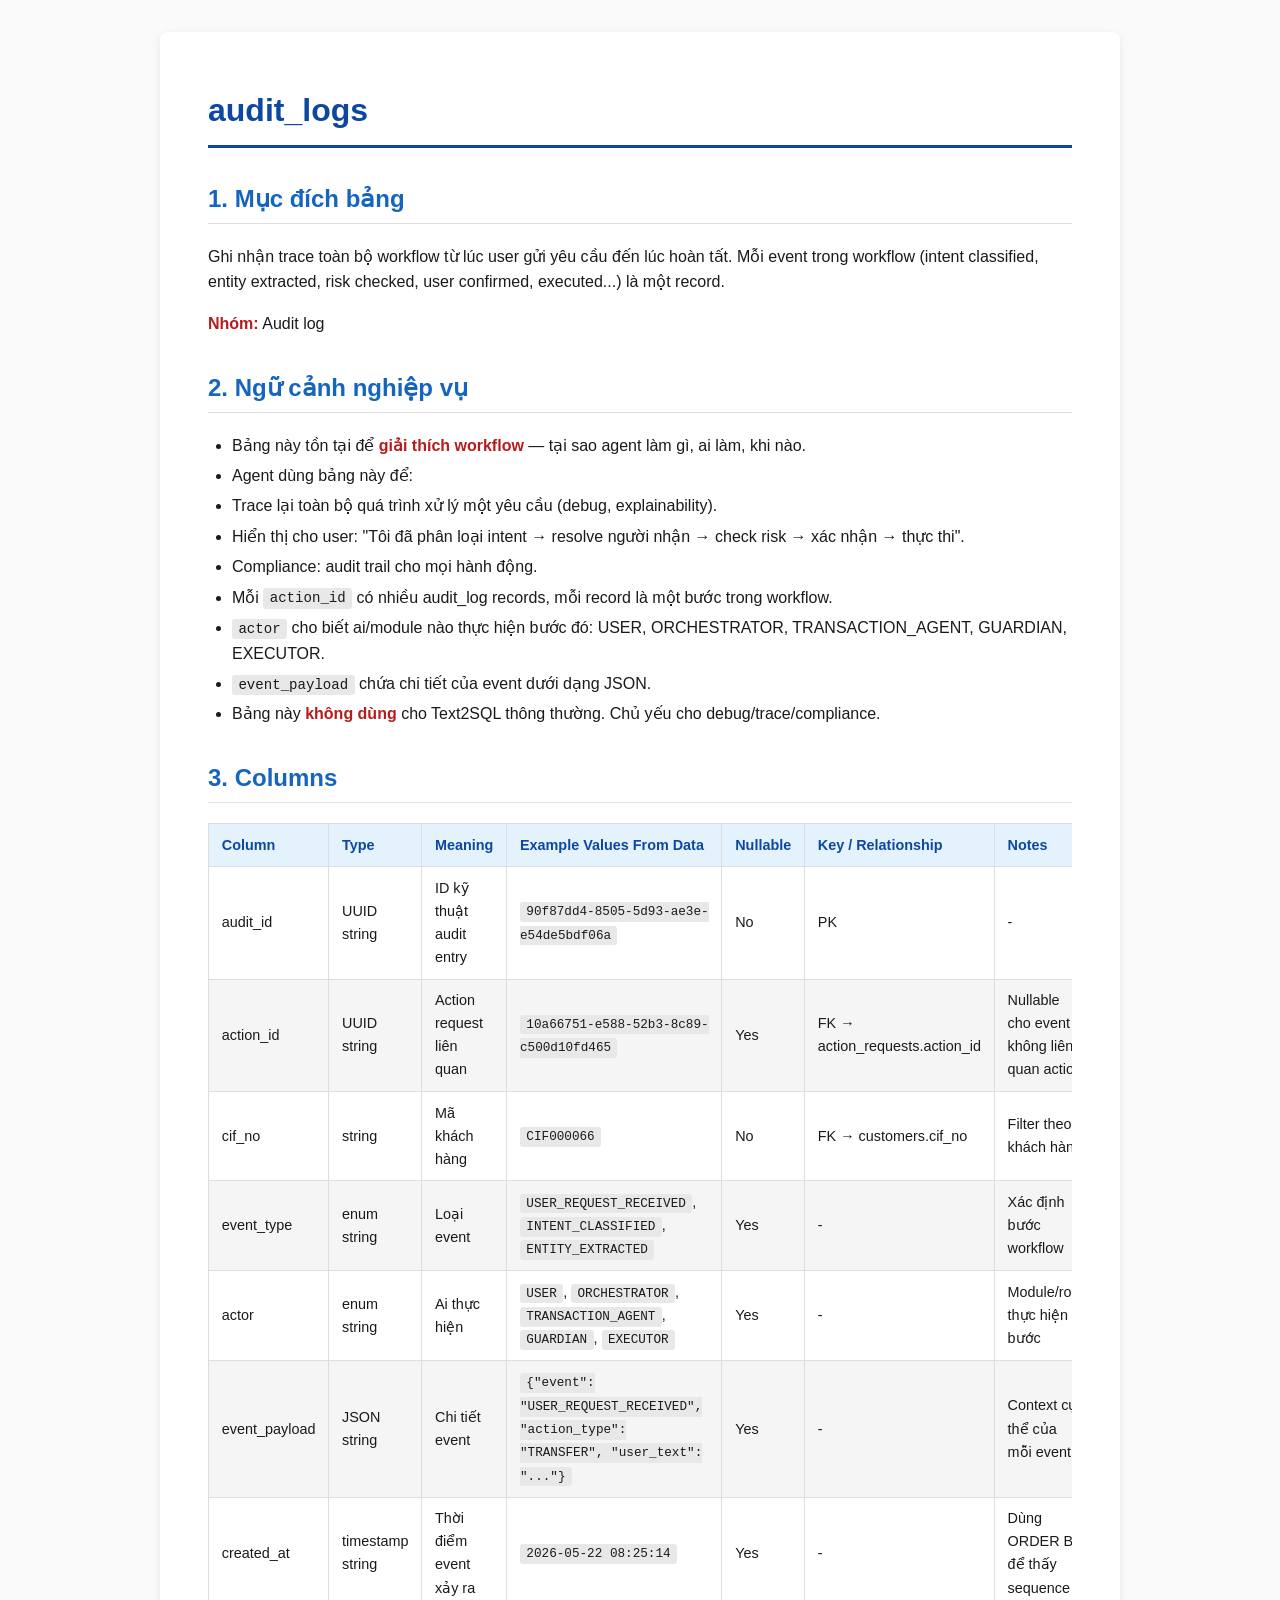
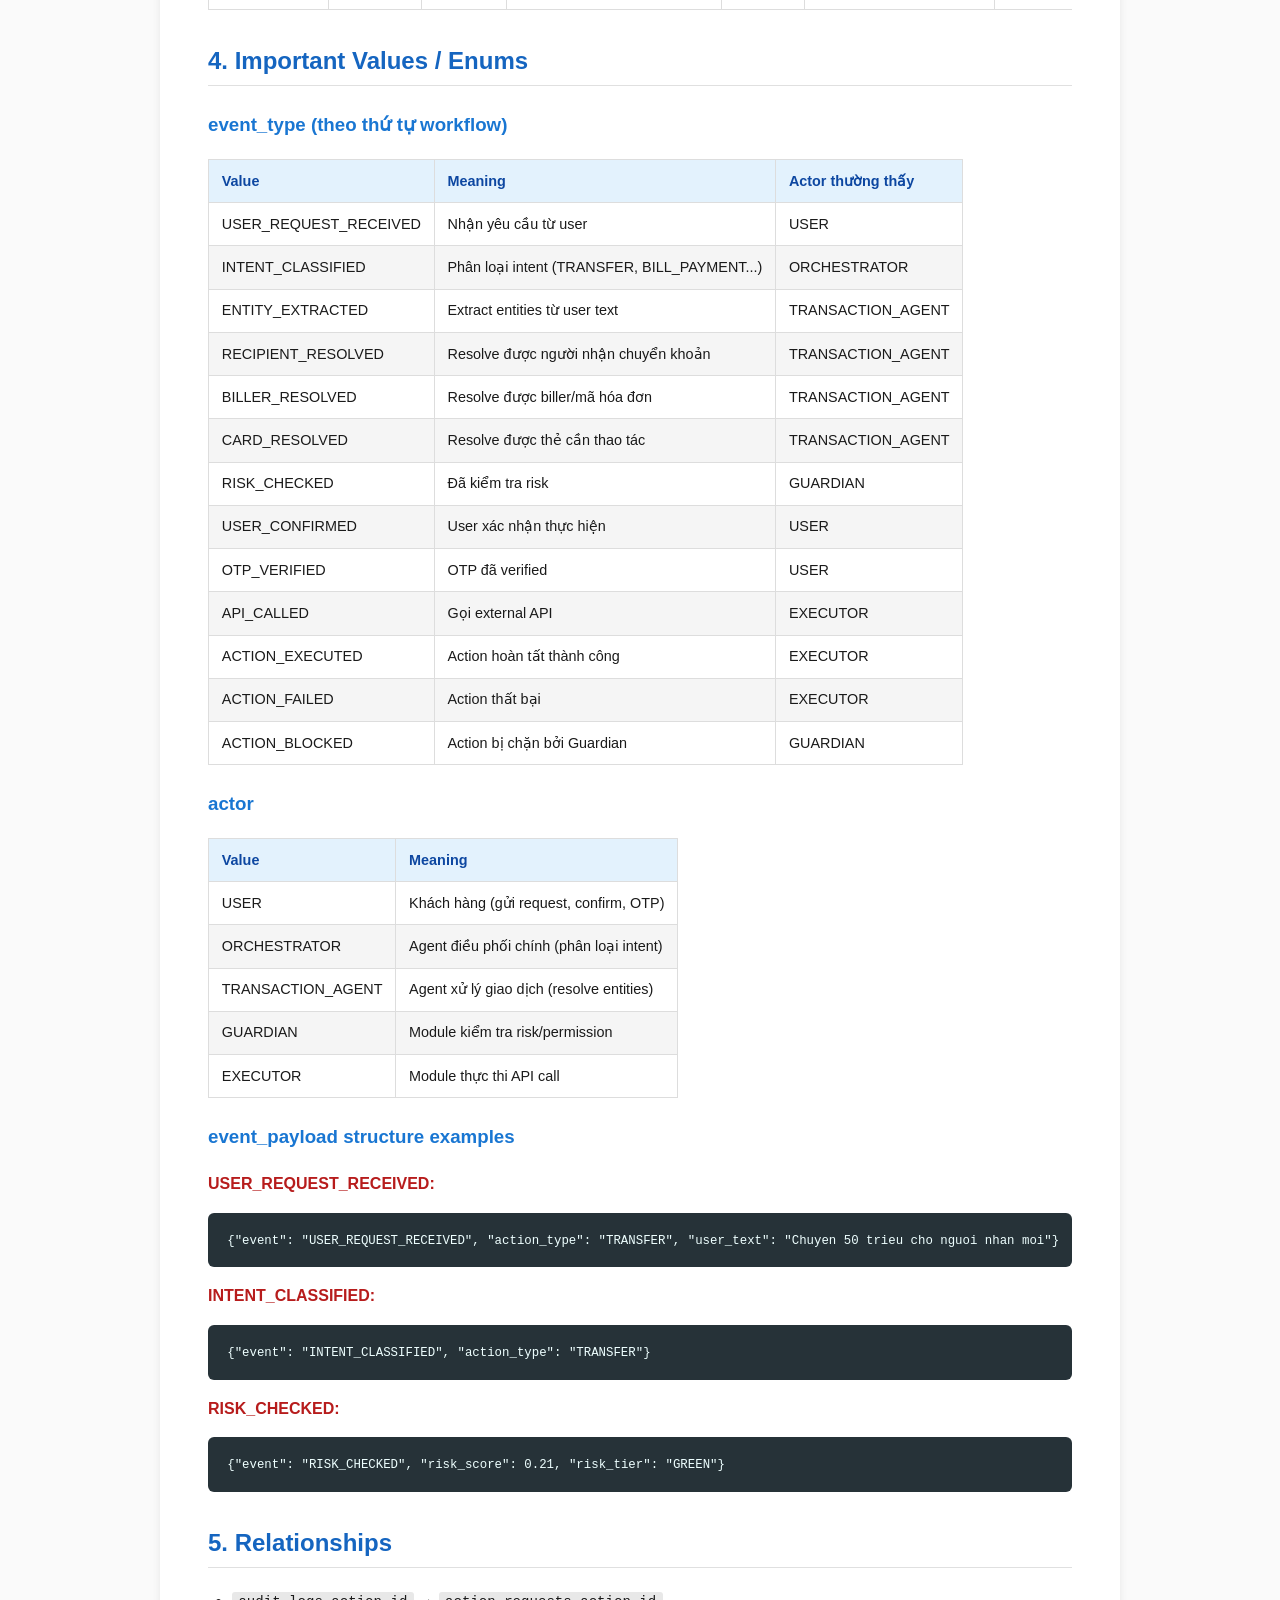
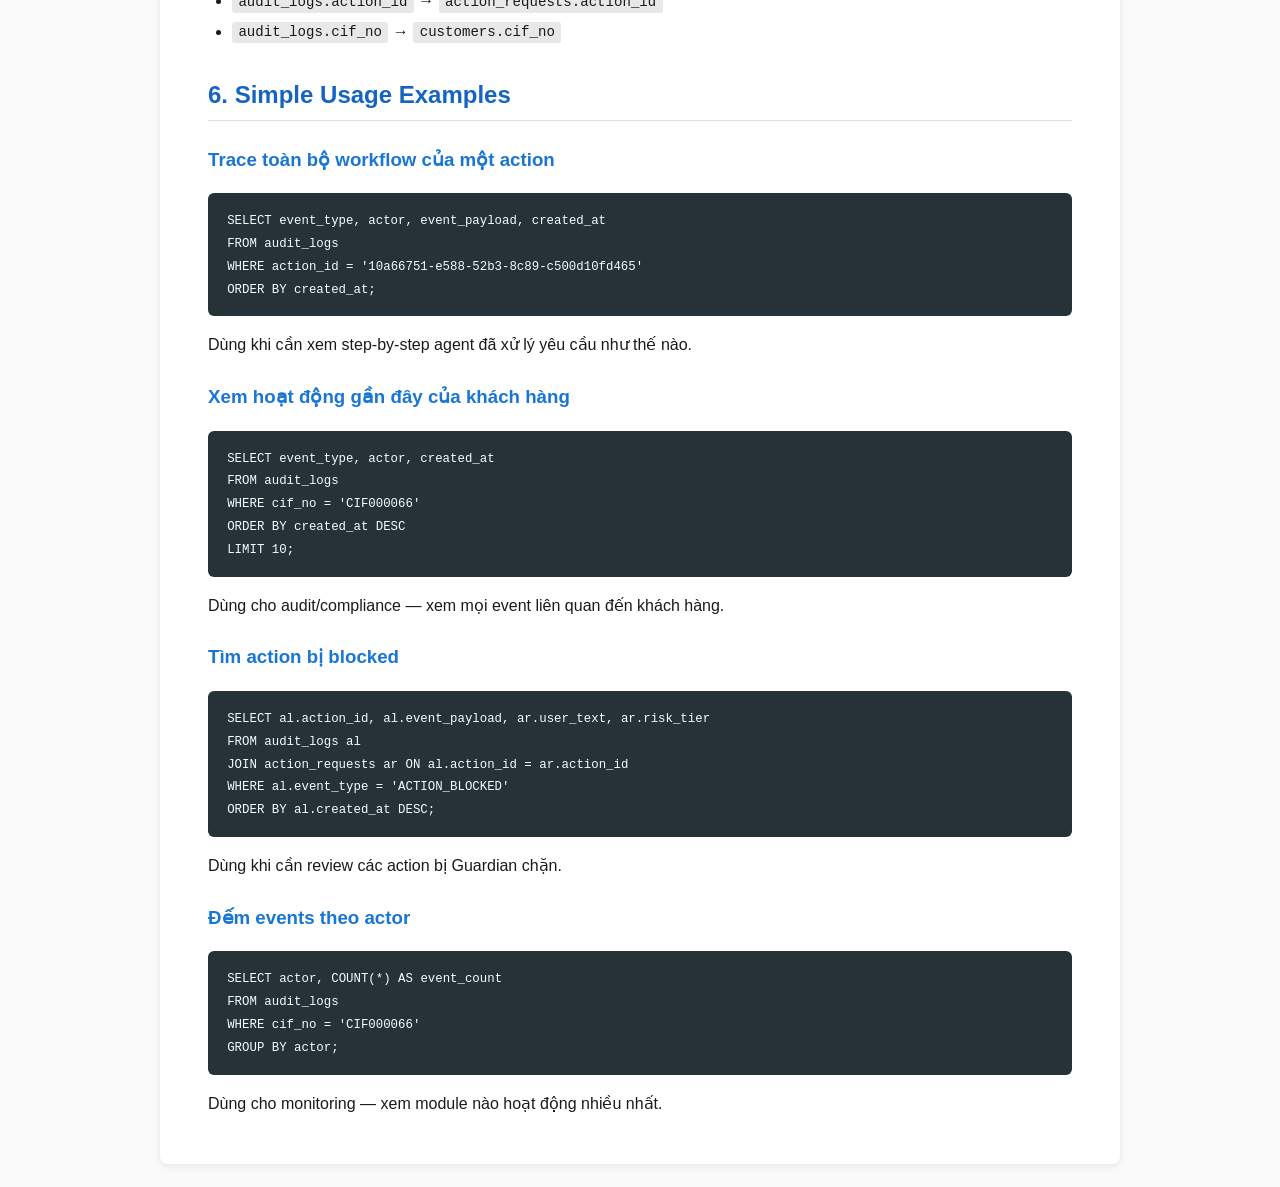
<file: data/docs/audit_logs.html>
<!DOCTYPE html>
<html lang="vi">
<head>
    <meta charset="UTF-8">
    <meta name="viewport" content="width=device-width, initial-scale=1.0">
    <title>audit_logs</title>
    <style>
        body {
            font-family: -apple-system, BlinkMacSystemFont, 'Segoe UI', Roboto, Oxygen, sans-serif;
            line-height: 1.6;
            max-width: 960px;
            margin: 0 auto;
            padding: 2rem;
            color: #1a1a1a;
            background: #fafafa;
        }
        h1 {
            color: #0d47a1;
            border-bottom: 3px solid #0d47a1;
            padding-bottom: 0.5rem;
        }
        h2 {
            color: #1565c0;
            margin-top: 2rem;
            border-bottom: 1px solid #e0e0e0;
            padding-bottom: 0.3rem;
        }
        h3 {
            color: #1976d2;
            margin-top: 1.5rem;
        }
        table {
            border-collapse: collapse;
            width: 100%;
            margin: 1rem 0;
            font-size: 0.9rem;
            overflow-x: auto;
            display: block;
        }
        th, td {
            border: 1px solid #ddd;
            padding: 0.6rem 0.8rem;
            text-align: left;
        }
        th {
            background-color: #e3f2fd;
            font-weight: 600;
            color: #0d47a1;
        }
        tr:nth-child(even) {
            background-color: #f5f5f5;
        }
        tr:hover {
            background-color: #e8f4fd;
        }
        code {
            background: #e8e8e8;
            padding: 0.15rem 0.4rem;
            border-radius: 3px;
            font-size: 0.88em;
            font-family: 'Fira Code', 'Consolas', monospace;
        }
        pre {
            background: #263238;
            color: #eeffff;
            padding: 1rem 1.2rem;
            border-radius: 6px;
            overflow-x: auto;
            font-size: 0.88rem;
        }
        pre code {
            background: none;
            padding: 0;
            color: inherit;
        }
        strong {
            color: #b71c1c;
        }
        ul, ol {
            padding-left: 1.5rem;
        }
        li {
            margin-bottom: 0.3rem;
        }
        blockquote {
            border-left: 4px solid #1976d2;
            margin: 1rem 0;
            padding: 0.5rem 1rem;
            background: #e3f2fd;
        }
        .container {
            background: white;
            padding: 2rem 3rem;
            border-radius: 8px;
            box-shadow: 0 2px 8px rgba(0,0,0,0.08);
        }
    </style>
</head>
<body>
<div class="container">
<h1>audit_logs</h1>
<h2>1. Mục đích bảng</h2>
<p>Ghi nhận trace toàn bộ workflow từ lúc user gửi yêu cầu đến lúc hoàn tất. Mỗi event trong workflow (intent classified, entity extracted, risk checked, user confirmed, executed...) là một record.</p>
<p><strong>Nhóm:</strong> Audit log</p>
<h2>2. Ngữ cảnh nghiệp vụ</h2>
<ul>
<li>Bảng này tồn tại để <strong>giải thích workflow</strong> — tại sao agent làm gì, ai làm, khi nào.</li>
<li>Agent dùng bảng này để:</li>
<li>Trace lại toàn bộ quá trình xử lý một yêu cầu (debug, explainability).</li>
<li>Hiển thị cho user: "Tôi đã phân loại intent → resolve người nhận → check risk → xác nhận → thực thi".</li>
<li>Compliance: audit trail cho mọi hành động.</li>
<li>Mỗi <code>action_id</code> có nhiều audit_log records, mỗi record là một bước trong workflow.</li>
<li><code>actor</code> cho biết ai/module nào thực hiện bước đó: USER, ORCHESTRATOR, TRANSACTION_AGENT, GUARDIAN, EXECUTOR.</li>
<li><code>event_payload</code> chứa chi tiết của event dưới dạng JSON.</li>
<li>Bảng này <strong>không dùng</strong> cho Text2SQL thông thường. Chủ yếu cho debug/trace/compliance.</li>
</ul>
<h2>3. Columns</h2>
<table>
<thead>
<tr>
<th>Column</th>
<th>Type</th>
<th>Meaning</th>
<th>Example Values From Data</th>
<th>Nullable</th>
<th>Key / Relationship</th>
<th>Notes</th>
</tr>
</thead>
<tbody>
<tr>
<td>audit_id</td>
<td>UUID string</td>
<td>ID kỹ thuật audit entry</td>
<td><code>90f87dd4-8505-5d93-ae3e-e54de5bdf06a</code></td>
<td>No</td>
<td>PK</td>
<td>-</td>
</tr>
<tr>
<td>action_id</td>
<td>UUID string</td>
<td>Action request liên quan</td>
<td><code>10a66751-e588-52b3-8c89-c500d10fd465</code></td>
<td>Yes</td>
<td>FK → action_requests.action_id</td>
<td>Nullable cho event không liên quan action</td>
</tr>
<tr>
<td>cif_no</td>
<td>string</td>
<td>Mã khách hàng</td>
<td><code>CIF000066</code></td>
<td>No</td>
<td>FK → customers.cif_no</td>
<td>Filter theo khách hàng</td>
</tr>
<tr>
<td>event_type</td>
<td>enum string</td>
<td>Loại event</td>
<td><code>USER_REQUEST_RECEIVED</code>, <code>INTENT_CLASSIFIED</code>, <code>ENTITY_EXTRACTED</code></td>
<td>Yes</td>
<td>-</td>
<td>Xác định bước workflow</td>
</tr>
<tr>
<td>actor</td>
<td>enum string</td>
<td>Ai thực hiện</td>
<td><code>USER</code>, <code>ORCHESTRATOR</code>, <code>TRANSACTION_AGENT</code>, <code>GUARDIAN</code>, <code>EXECUTOR</code></td>
<td>Yes</td>
<td>-</td>
<td>Module/role thực hiện bước</td>
</tr>
<tr>
<td>event_payload</td>
<td>JSON string</td>
<td>Chi tiết event</td>
<td><code>{"event": "USER_REQUEST_RECEIVED", "action_type": "TRANSFER", "user_text": "..."}</code></td>
<td>Yes</td>
<td>-</td>
<td>Context cụ thể của mỗi event</td>
</tr>
<tr>
<td>created_at</td>
<td>timestamp string</td>
<td>Thời điểm event xảy ra</td>
<td><code>2026-05-22 08:25:14</code></td>
<td>Yes</td>
<td>-</td>
<td>Dùng ORDER BY để thấy sequence</td>
</tr>
</tbody>
</table>
<h2>4. Important Values / Enums</h2>
<h3>event_type (theo thứ tự workflow)</h3>
<table>
<thead>
<tr>
<th>Value</th>
<th>Meaning</th>
<th>Actor thường thấy</th>
</tr>
</thead>
<tbody>
<tr>
<td>USER_REQUEST_RECEIVED</td>
<td>Nhận yêu cầu từ user</td>
<td>USER</td>
</tr>
<tr>
<td>INTENT_CLASSIFIED</td>
<td>Phân loại intent (TRANSFER, BILL_PAYMENT...)</td>
<td>ORCHESTRATOR</td>
</tr>
<tr>
<td>ENTITY_EXTRACTED</td>
<td>Extract entities từ user text</td>
<td>TRANSACTION_AGENT</td>
</tr>
<tr>
<td>RECIPIENT_RESOLVED</td>
<td>Resolve được người nhận chuyển khoản</td>
<td>TRANSACTION_AGENT</td>
</tr>
<tr>
<td>BILLER_RESOLVED</td>
<td>Resolve được biller/mã hóa đơn</td>
<td>TRANSACTION_AGENT</td>
</tr>
<tr>
<td>CARD_RESOLVED</td>
<td>Resolve được thẻ cần thao tác</td>
<td>TRANSACTION_AGENT</td>
</tr>
<tr>
<td>RISK_CHECKED</td>
<td>Đã kiểm tra risk</td>
<td>GUARDIAN</td>
</tr>
<tr>
<td>USER_CONFIRMED</td>
<td>User xác nhận thực hiện</td>
<td>USER</td>
</tr>
<tr>
<td>OTP_VERIFIED</td>
<td>OTP đã verified</td>
<td>USER</td>
</tr>
<tr>
<td>API_CALLED</td>
<td>Gọi external API</td>
<td>EXECUTOR</td>
</tr>
<tr>
<td>ACTION_EXECUTED</td>
<td>Action hoàn tất thành công</td>
<td>EXECUTOR</td>
</tr>
<tr>
<td>ACTION_FAILED</td>
<td>Action thất bại</td>
<td>EXECUTOR</td>
</tr>
<tr>
<td>ACTION_BLOCKED</td>
<td>Action bị chặn bởi Guardian</td>
<td>GUARDIAN</td>
</tr>
</tbody>
</table>
<h3>actor</h3>
<table>
<thead>
<tr>
<th>Value</th>
<th>Meaning</th>
</tr>
</thead>
<tbody>
<tr>
<td>USER</td>
<td>Khách hàng (gửi request, confirm, OTP)</td>
</tr>
<tr>
<td>ORCHESTRATOR</td>
<td>Agent điều phối chính (phân loại intent)</td>
</tr>
<tr>
<td>TRANSACTION_AGENT</td>
<td>Agent xử lý giao dịch (resolve entities)</td>
</tr>
<tr>
<td>GUARDIAN</td>
<td>Module kiểm tra risk/permission</td>
</tr>
<tr>
<td>EXECUTOR</td>
<td>Module thực thi API call</td>
</tr>
</tbody>
</table>
<h3>event_payload structure examples</h3>
<p><strong>USER_REQUEST_RECEIVED:</strong></p>
<div class="codehilite"><pre><span></span><code><span class="p">{</span><span class="nt">&quot;event&quot;</span><span class="p">:</span><span class="w"> </span><span class="s2">&quot;USER_REQUEST_RECEIVED&quot;</span><span class="p">,</span><span class="w"> </span><span class="nt">&quot;action_type&quot;</span><span class="p">:</span><span class="w"> </span><span class="s2">&quot;TRANSFER&quot;</span><span class="p">,</span><span class="w"> </span><span class="nt">&quot;user_text&quot;</span><span class="p">:</span><span class="w"> </span><span class="s2">&quot;Chuyen 50 trieu cho nguoi nhan moi&quot;</span><span class="p">}</span>
</code></pre></div>

<p><strong>INTENT_CLASSIFIED:</strong></p>
<div class="codehilite"><pre><span></span><code><span class="p">{</span><span class="nt">&quot;event&quot;</span><span class="p">:</span><span class="w"> </span><span class="s2">&quot;INTENT_CLASSIFIED&quot;</span><span class="p">,</span><span class="w"> </span><span class="nt">&quot;action_type&quot;</span><span class="p">:</span><span class="w"> </span><span class="s2">&quot;TRANSFER&quot;</span><span class="p">}</span>
</code></pre></div>

<p><strong>RISK_CHECKED:</strong></p>
<div class="codehilite"><pre><span></span><code><span class="p">{</span><span class="nt">&quot;event&quot;</span><span class="p">:</span><span class="w"> </span><span class="s2">&quot;RISK_CHECKED&quot;</span><span class="p">,</span><span class="w"> </span><span class="nt">&quot;risk_score&quot;</span><span class="p">:</span><span class="w"> </span><span class="mf">0.21</span><span class="p">,</span><span class="w"> </span><span class="nt">&quot;risk_tier&quot;</span><span class="p">:</span><span class="w"> </span><span class="s2">&quot;GREEN&quot;</span><span class="p">}</span>
</code></pre></div>

<h2>5. Relationships</h2>
<ul>
<li><code>audit_logs.action_id</code> → <code>action_requests.action_id</code></li>
<li><code>audit_logs.cif_no</code> → <code>customers.cif_no</code></li>
</ul>
<h2>6. Simple Usage Examples</h2>
<h3>Trace toàn bộ workflow của một action</h3>
<div class="codehilite"><pre><span></span><code><span class="k">SELECT</span><span class="w"> </span><span class="n">event_type</span><span class="p">,</span><span class="w"> </span><span class="n">actor</span><span class="p">,</span><span class="w"> </span><span class="n">event_payload</span><span class="p">,</span><span class="w"> </span><span class="n">created_at</span>
<span class="k">FROM</span><span class="w"> </span><span class="n">audit_logs</span>
<span class="k">WHERE</span><span class="w"> </span><span class="n">action_id</span><span class="w"> </span><span class="o">=</span><span class="w"> </span><span class="s1">&#39;10a66751-e588-52b3-8c89-c500d10fd465&#39;</span>
<span class="k">ORDER</span><span class="w"> </span><span class="k">BY</span><span class="w"> </span><span class="n">created_at</span><span class="p">;</span>
</code></pre></div>

<p>Dùng khi cần xem step-by-step agent đã xử lý yêu cầu như thế nào.</p>
<h3>Xem hoạt động gần đây của khách hàng</h3>
<div class="codehilite"><pre><span></span><code><span class="k">SELECT</span><span class="w"> </span><span class="n">event_type</span><span class="p">,</span><span class="w"> </span><span class="n">actor</span><span class="p">,</span><span class="w"> </span><span class="n">created_at</span>
<span class="k">FROM</span><span class="w"> </span><span class="n">audit_logs</span>
<span class="k">WHERE</span><span class="w"> </span><span class="n">cif_no</span><span class="w"> </span><span class="o">=</span><span class="w"> </span><span class="s1">&#39;CIF000066&#39;</span>
<span class="k">ORDER</span><span class="w"> </span><span class="k">BY</span><span class="w"> </span><span class="n">created_at</span><span class="w"> </span><span class="k">DESC</span>
<span class="k">LIMIT</span><span class="w"> </span><span class="mi">10</span><span class="p">;</span>
</code></pre></div>

<p>Dùng cho audit/compliance — xem mọi event liên quan đến khách hàng.</p>
<h3>Tìm action bị blocked</h3>
<div class="codehilite"><pre><span></span><code><span class="k">SELECT</span><span class="w"> </span><span class="n">al</span><span class="p">.</span><span class="n">action_id</span><span class="p">,</span><span class="w"> </span><span class="n">al</span><span class="p">.</span><span class="n">event_payload</span><span class="p">,</span><span class="w"> </span><span class="n">ar</span><span class="p">.</span><span class="n">user_text</span><span class="p">,</span><span class="w"> </span><span class="n">ar</span><span class="p">.</span><span class="n">risk_tier</span>
<span class="k">FROM</span><span class="w"> </span><span class="n">audit_logs</span><span class="w"> </span><span class="n">al</span>
<span class="k">JOIN</span><span class="w"> </span><span class="n">action_requests</span><span class="w"> </span><span class="n">ar</span><span class="w"> </span><span class="k">ON</span><span class="w"> </span><span class="n">al</span><span class="p">.</span><span class="n">action_id</span><span class="w"> </span><span class="o">=</span><span class="w"> </span><span class="n">ar</span><span class="p">.</span><span class="n">action_id</span>
<span class="k">WHERE</span><span class="w"> </span><span class="n">al</span><span class="p">.</span><span class="n">event_type</span><span class="w"> </span><span class="o">=</span><span class="w"> </span><span class="s1">&#39;ACTION_BLOCKED&#39;</span>
<span class="k">ORDER</span><span class="w"> </span><span class="k">BY</span><span class="w"> </span><span class="n">al</span><span class="p">.</span><span class="n">created_at</span><span class="w"> </span><span class="k">DESC</span><span class="p">;</span>
</code></pre></div>

<p>Dùng khi cần review các action bị Guardian chặn.</p>
<h3>Đếm events theo actor</h3>
<div class="codehilite"><pre><span></span><code><span class="k">SELECT</span><span class="w"> </span><span class="n">actor</span><span class="p">,</span><span class="w"> </span><span class="k">COUNT</span><span class="p">(</span><span class="o">*</span><span class="p">)</span><span class="w"> </span><span class="k">AS</span><span class="w"> </span><span class="n">event_count</span>
<span class="k">FROM</span><span class="w"> </span><span class="n">audit_logs</span>
<span class="k">WHERE</span><span class="w"> </span><span class="n">cif_no</span><span class="w"> </span><span class="o">=</span><span class="w"> </span><span class="s1">&#39;CIF000066&#39;</span>
<span class="k">GROUP</span><span class="w"> </span><span class="k">BY</span><span class="w"> </span><span class="n">actor</span><span class="p">;</span>
</code></pre></div>

<p>Dùng cho monitoring — xem module nào hoạt động nhiều nhất.</p>
</div>
</body>
</html>
</file>
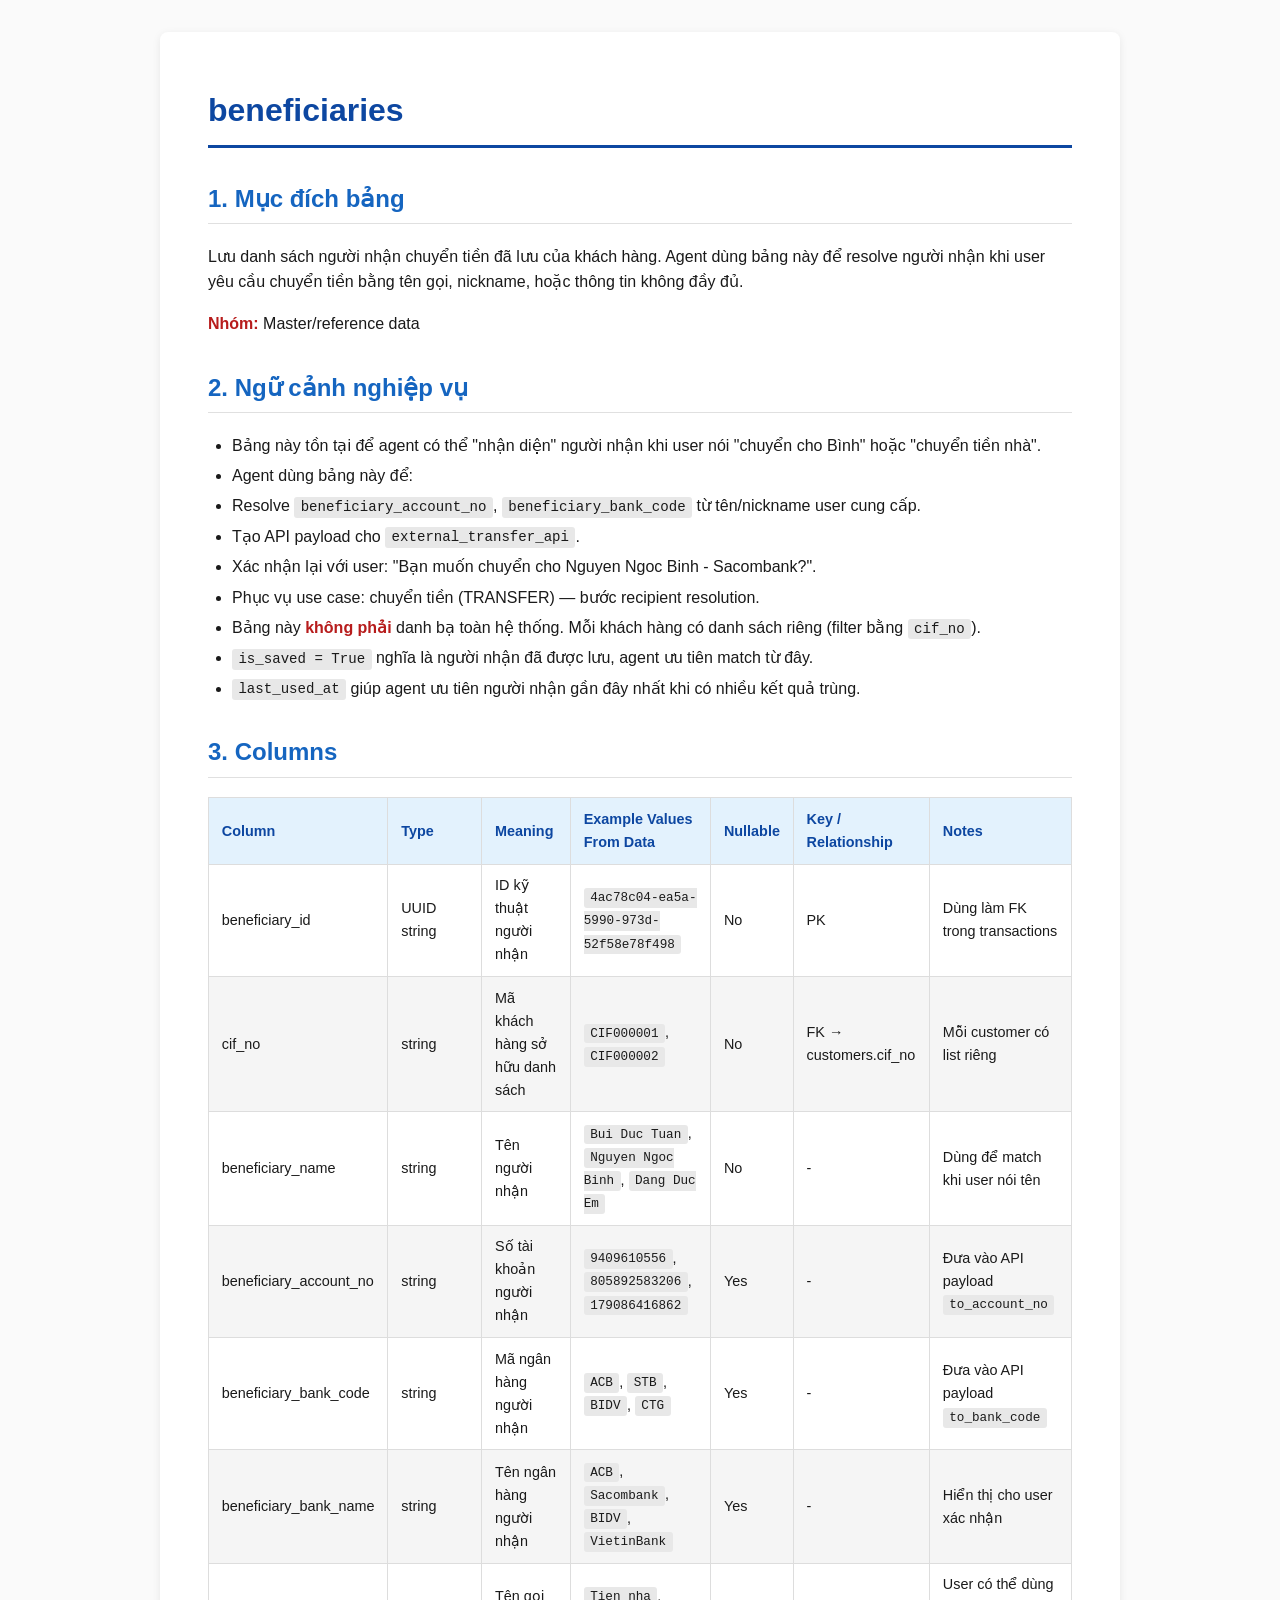
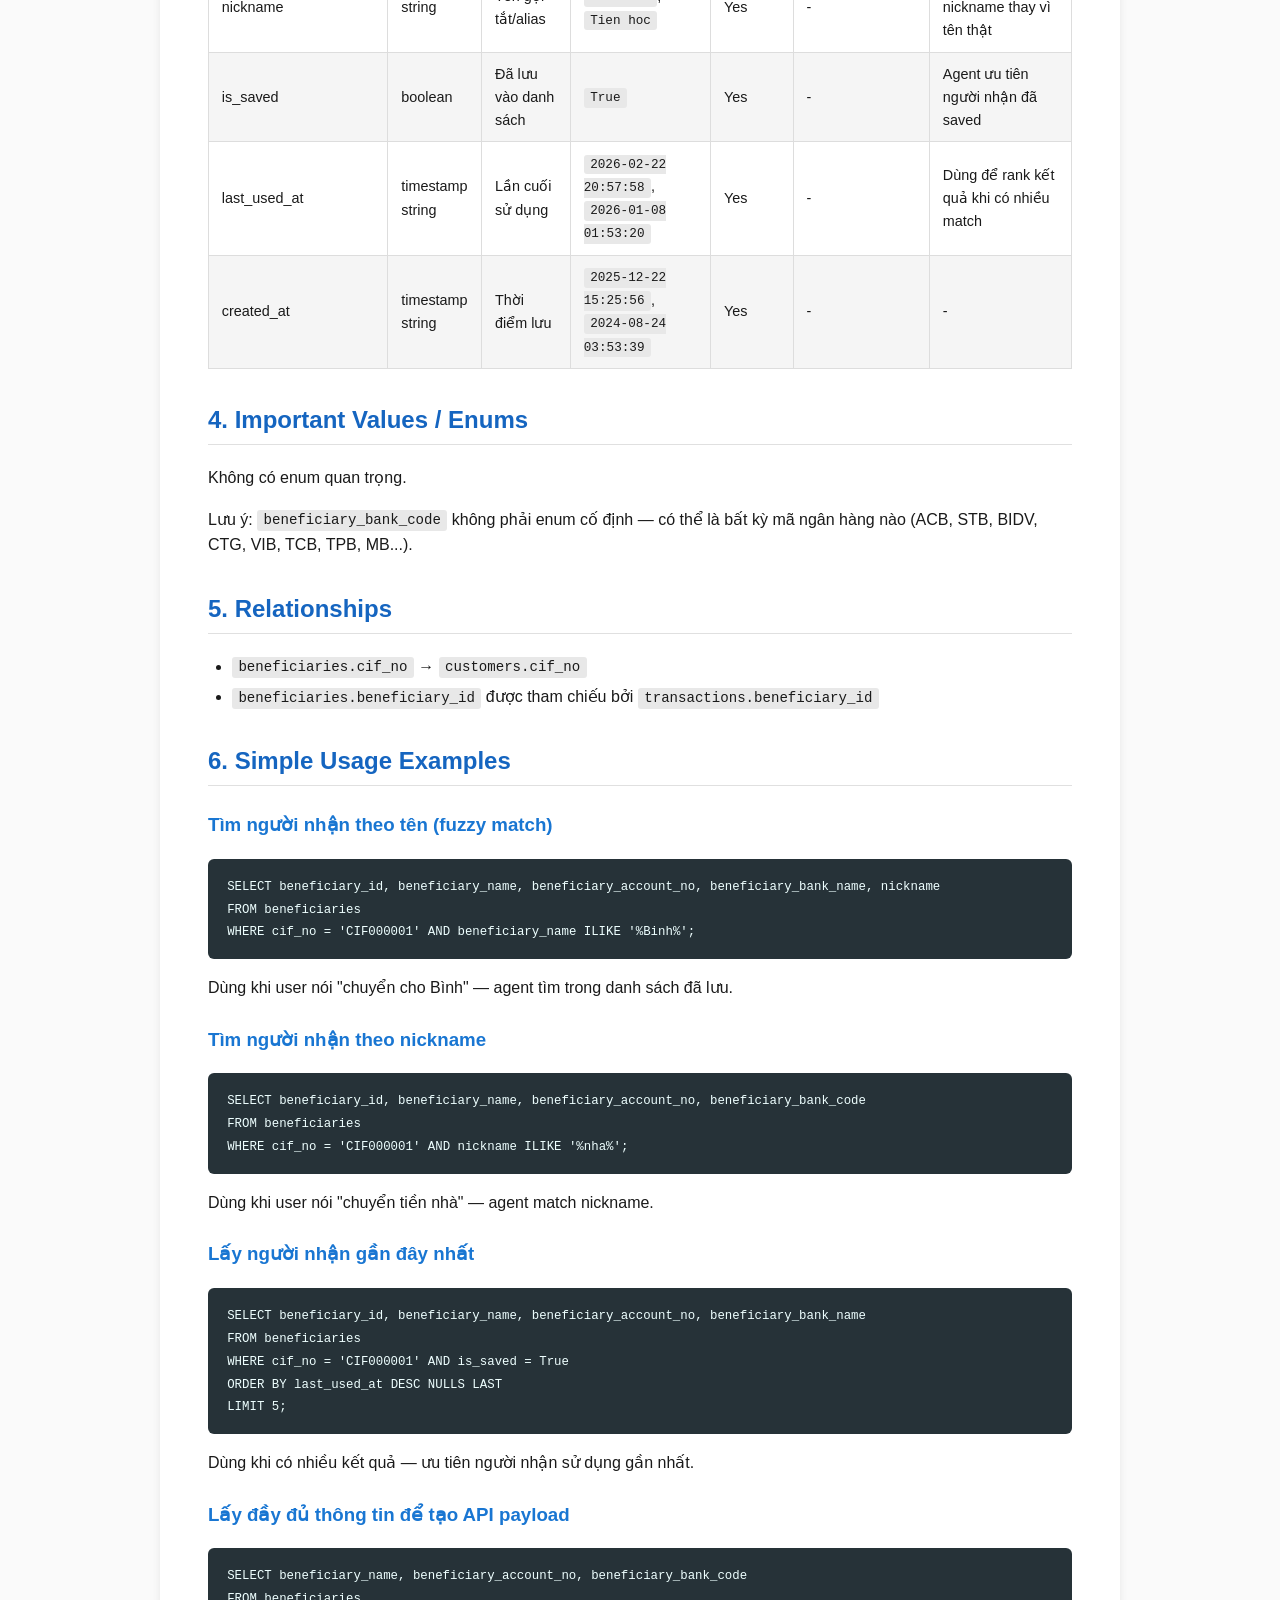
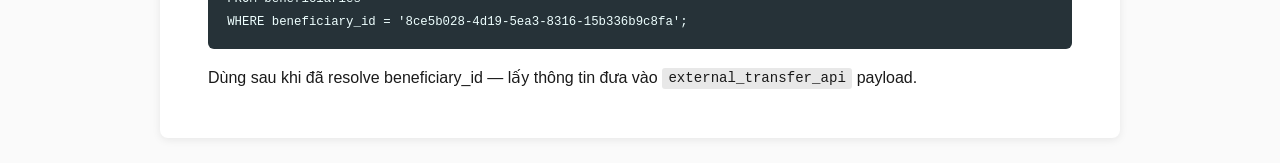
<file: data/docs/beneficiaries.html>
<!DOCTYPE html>
<html lang="vi">
<head>
    <meta charset="UTF-8">
    <meta name="viewport" content="width=device-width, initial-scale=1.0">
    <title>beneficiaries</title>
    <style>
        body {
            font-family: -apple-system, BlinkMacSystemFont, 'Segoe UI', Roboto, Oxygen, sans-serif;
            line-height: 1.6;
            max-width: 960px;
            margin: 0 auto;
            padding: 2rem;
            color: #1a1a1a;
            background: #fafafa;
        }
        h1 {
            color: #0d47a1;
            border-bottom: 3px solid #0d47a1;
            padding-bottom: 0.5rem;
        }
        h2 {
            color: #1565c0;
            margin-top: 2rem;
            border-bottom: 1px solid #e0e0e0;
            padding-bottom: 0.3rem;
        }
        h3 {
            color: #1976d2;
            margin-top: 1.5rem;
        }
        table {
            border-collapse: collapse;
            width: 100%;
            margin: 1rem 0;
            font-size: 0.9rem;
            overflow-x: auto;
            display: block;
        }
        th, td {
            border: 1px solid #ddd;
            padding: 0.6rem 0.8rem;
            text-align: left;
        }
        th {
            background-color: #e3f2fd;
            font-weight: 600;
            color: #0d47a1;
        }
        tr:nth-child(even) {
            background-color: #f5f5f5;
        }
        tr:hover {
            background-color: #e8f4fd;
        }
        code {
            background: #e8e8e8;
            padding: 0.15rem 0.4rem;
            border-radius: 3px;
            font-size: 0.88em;
            font-family: 'Fira Code', 'Consolas', monospace;
        }
        pre {
            background: #263238;
            color: #eeffff;
            padding: 1rem 1.2rem;
            border-radius: 6px;
            overflow-x: auto;
            font-size: 0.88rem;
        }
        pre code {
            background: none;
            padding: 0;
            color: inherit;
        }
        strong {
            color: #b71c1c;
        }
        ul, ol {
            padding-left: 1.5rem;
        }
        li {
            margin-bottom: 0.3rem;
        }
        blockquote {
            border-left: 4px solid #1976d2;
            margin: 1rem 0;
            padding: 0.5rem 1rem;
            background: #e3f2fd;
        }
        .container {
            background: white;
            padding: 2rem 3rem;
            border-radius: 8px;
            box-shadow: 0 2px 8px rgba(0,0,0,0.08);
        }
    </style>
</head>
<body>
<div class="container">
<h1>beneficiaries</h1>
<h2>1. Mục đích bảng</h2>
<p>Lưu danh sách người nhận chuyển tiền đã lưu của khách hàng. Agent dùng bảng này để resolve người nhận khi user yêu cầu chuyển tiền bằng tên gọi, nickname, hoặc thông tin không đầy đủ.</p>
<p><strong>Nhóm:</strong> Master/reference data</p>
<h2>2. Ngữ cảnh nghiệp vụ</h2>
<ul>
<li>Bảng này tồn tại để agent có thể "nhận diện" người nhận khi user nói "chuyển cho Bình" hoặc "chuyển tiền nhà".</li>
<li>Agent dùng bảng này để:</li>
<li>Resolve <code>beneficiary_account_no</code>, <code>beneficiary_bank_code</code> từ tên/nickname user cung cấp.</li>
<li>Tạo API payload cho <code>external_transfer_api</code>.</li>
<li>Xác nhận lại với user: "Bạn muốn chuyển cho Nguyen Ngoc Binh - Sacombank?".</li>
<li>Phục vụ use case: chuyển tiền (TRANSFER) — bước recipient resolution.</li>
<li>Bảng này <strong>không phải</strong> danh bạ toàn hệ thống. Mỗi khách hàng có danh sách riêng (filter bằng <code>cif_no</code>).</li>
<li><code>is_saved = True</code> nghĩa là người nhận đã được lưu, agent ưu tiên match từ đây.</li>
<li><code>last_used_at</code> giúp agent ưu tiên người nhận gần đây nhất khi có nhiều kết quả trùng.</li>
</ul>
<h2>3. Columns</h2>
<table>
<thead>
<tr>
<th>Column</th>
<th>Type</th>
<th>Meaning</th>
<th>Example Values From Data</th>
<th>Nullable</th>
<th>Key / Relationship</th>
<th>Notes</th>
</tr>
</thead>
<tbody>
<tr>
<td>beneficiary_id</td>
<td>UUID string</td>
<td>ID kỹ thuật người nhận</td>
<td><code>4ac78c04-ea5a-5990-973d-52f58e78f498</code></td>
<td>No</td>
<td>PK</td>
<td>Dùng làm FK trong transactions</td>
</tr>
<tr>
<td>cif_no</td>
<td>string</td>
<td>Mã khách hàng sở hữu danh sách</td>
<td><code>CIF000001</code>, <code>CIF000002</code></td>
<td>No</td>
<td>FK → customers.cif_no</td>
<td>Mỗi customer có list riêng</td>
</tr>
<tr>
<td>beneficiary_name</td>
<td>string</td>
<td>Tên người nhận</td>
<td><code>Bui Duc Tuan</code>, <code>Nguyen Ngoc Binh</code>, <code>Dang Duc Em</code></td>
<td>No</td>
<td>-</td>
<td>Dùng để match khi user nói tên</td>
</tr>
<tr>
<td>beneficiary_account_no</td>
<td>string</td>
<td>Số tài khoản người nhận</td>
<td><code>9409610556</code>, <code>805892583206</code>, <code>179086416862</code></td>
<td>Yes</td>
<td>-</td>
<td>Đưa vào API payload <code>to_account_no</code></td>
</tr>
<tr>
<td>beneficiary_bank_code</td>
<td>string</td>
<td>Mã ngân hàng người nhận</td>
<td><code>ACB</code>, <code>STB</code>, <code>BIDV</code>, <code>CTG</code></td>
<td>Yes</td>
<td>-</td>
<td>Đưa vào API payload <code>to_bank_code</code></td>
</tr>
<tr>
<td>beneficiary_bank_name</td>
<td>string</td>
<td>Tên ngân hàng người nhận</td>
<td><code>ACB</code>, <code>Sacombank</code>, <code>BIDV</code>, <code>VietinBank</code></td>
<td>Yes</td>
<td>-</td>
<td>Hiển thị cho user xác nhận</td>
</tr>
<tr>
<td>nickname</td>
<td>string</td>
<td>Tên gọi tắt/alias</td>
<td><code>Tien nha</code>, <code>Tien hoc</code></td>
<td>Yes</td>
<td>-</td>
<td>User có thể dùng nickname thay vì tên thật</td>
</tr>
<tr>
<td>is_saved</td>
<td>boolean</td>
<td>Đã lưu vào danh sách</td>
<td><code>True</code></td>
<td>Yes</td>
<td>-</td>
<td>Agent ưu tiên người nhận đã saved</td>
</tr>
<tr>
<td>last_used_at</td>
<td>timestamp string</td>
<td>Lần cuối sử dụng</td>
<td><code>2026-02-22 20:57:58</code>, <code>2026-01-08 01:53:20</code></td>
<td>Yes</td>
<td>-</td>
<td>Dùng để rank kết quả khi có nhiều match</td>
</tr>
<tr>
<td>created_at</td>
<td>timestamp string</td>
<td>Thời điểm lưu</td>
<td><code>2025-12-22 15:25:56</code>, <code>2024-08-24 03:53:39</code></td>
<td>Yes</td>
<td>-</td>
<td>-</td>
</tr>
</tbody>
</table>
<h2>4. Important Values / Enums</h2>
<p>Không có enum quan trọng.</p>
<p>Lưu ý: <code>beneficiary_bank_code</code> không phải enum cố định — có thể là bất kỳ mã ngân hàng nào (ACB, STB, BIDV, CTG, VIB, TCB, TPB, MB...).</p>
<h2>5. Relationships</h2>
<ul>
<li><code>beneficiaries.cif_no</code> → <code>customers.cif_no</code></li>
<li><code>beneficiaries.beneficiary_id</code> được tham chiếu bởi <code>transactions.beneficiary_id</code></li>
</ul>
<h2>6. Simple Usage Examples</h2>
<h3>Tìm người nhận theo tên (fuzzy match)</h3>
<div class="codehilite"><pre><span></span><code><span class="k">SELECT</span><span class="w"> </span><span class="n">beneficiary_id</span><span class="p">,</span><span class="w"> </span><span class="n">beneficiary_name</span><span class="p">,</span><span class="w"> </span><span class="n">beneficiary_account_no</span><span class="p">,</span><span class="w"> </span><span class="n">beneficiary_bank_name</span><span class="p">,</span><span class="w"> </span><span class="n">nickname</span>
<span class="k">FROM</span><span class="w"> </span><span class="n">beneficiaries</span>
<span class="k">WHERE</span><span class="w"> </span><span class="n">cif_no</span><span class="w"> </span><span class="o">=</span><span class="w"> </span><span class="s1">&#39;CIF000001&#39;</span><span class="w"> </span><span class="k">AND</span><span class="w"> </span><span class="n">beneficiary_name</span><span class="w"> </span><span class="k">ILIKE</span><span class="w"> </span><span class="s1">&#39;%Binh%&#39;</span><span class="p">;</span>
</code></pre></div>

<p>Dùng khi user nói "chuyển cho Bình" — agent tìm trong danh sách đã lưu.</p>
<h3>Tìm người nhận theo nickname</h3>
<div class="codehilite"><pre><span></span><code><span class="k">SELECT</span><span class="w"> </span><span class="n">beneficiary_id</span><span class="p">,</span><span class="w"> </span><span class="n">beneficiary_name</span><span class="p">,</span><span class="w"> </span><span class="n">beneficiary_account_no</span><span class="p">,</span><span class="w"> </span><span class="n">beneficiary_bank_code</span>
<span class="k">FROM</span><span class="w"> </span><span class="n">beneficiaries</span>
<span class="k">WHERE</span><span class="w"> </span><span class="n">cif_no</span><span class="w"> </span><span class="o">=</span><span class="w"> </span><span class="s1">&#39;CIF000001&#39;</span><span class="w"> </span><span class="k">AND</span><span class="w"> </span><span class="n">nickname</span><span class="w"> </span><span class="k">ILIKE</span><span class="w"> </span><span class="s1">&#39;%nha%&#39;</span><span class="p">;</span>
</code></pre></div>

<p>Dùng khi user nói "chuyển tiền nhà" — agent match nickname.</p>
<h3>Lấy người nhận gần đây nhất</h3>
<div class="codehilite"><pre><span></span><code><span class="k">SELECT</span><span class="w"> </span><span class="n">beneficiary_id</span><span class="p">,</span><span class="w"> </span><span class="n">beneficiary_name</span><span class="p">,</span><span class="w"> </span><span class="n">beneficiary_account_no</span><span class="p">,</span><span class="w"> </span><span class="n">beneficiary_bank_name</span>
<span class="k">FROM</span><span class="w"> </span><span class="n">beneficiaries</span>
<span class="k">WHERE</span><span class="w"> </span><span class="n">cif_no</span><span class="w"> </span><span class="o">=</span><span class="w"> </span><span class="s1">&#39;CIF000001&#39;</span><span class="w"> </span><span class="k">AND</span><span class="w"> </span><span class="n">is_saved</span><span class="w"> </span><span class="o">=</span><span class="w"> </span><span class="k">True</span>
<span class="k">ORDER</span><span class="w"> </span><span class="k">BY</span><span class="w"> </span><span class="n">last_used_at</span><span class="w"> </span><span class="k">DESC</span><span class="w"> </span><span class="n">NULLS</span><span class="w"> </span><span class="k">LAST</span>
<span class="k">LIMIT</span><span class="w"> </span><span class="mi">5</span><span class="p">;</span>
</code></pre></div>

<p>Dùng khi có nhiều kết quả — ưu tiên người nhận sử dụng gần nhất.</p>
<h3>Lấy đầy đủ thông tin để tạo API payload</h3>
<div class="codehilite"><pre><span></span><code><span class="k">SELECT</span><span class="w"> </span><span class="n">beneficiary_name</span><span class="p">,</span><span class="w"> </span><span class="n">beneficiary_account_no</span><span class="p">,</span><span class="w"> </span><span class="n">beneficiary_bank_code</span>
<span class="k">FROM</span><span class="w"> </span><span class="n">beneficiaries</span>
<span class="k">WHERE</span><span class="w"> </span><span class="n">beneficiary_id</span><span class="w"> </span><span class="o">=</span><span class="w"> </span><span class="s1">&#39;8ce5b028-4d19-5ea3-8316-15b336b9c8fa&#39;</span><span class="p">;</span>
</code></pre></div>

<p>Dùng sau khi đã resolve beneficiary_id — lấy thông tin đưa vào <code>external_transfer_api</code> payload.</p>
</div>
</body>
</html>
</file>
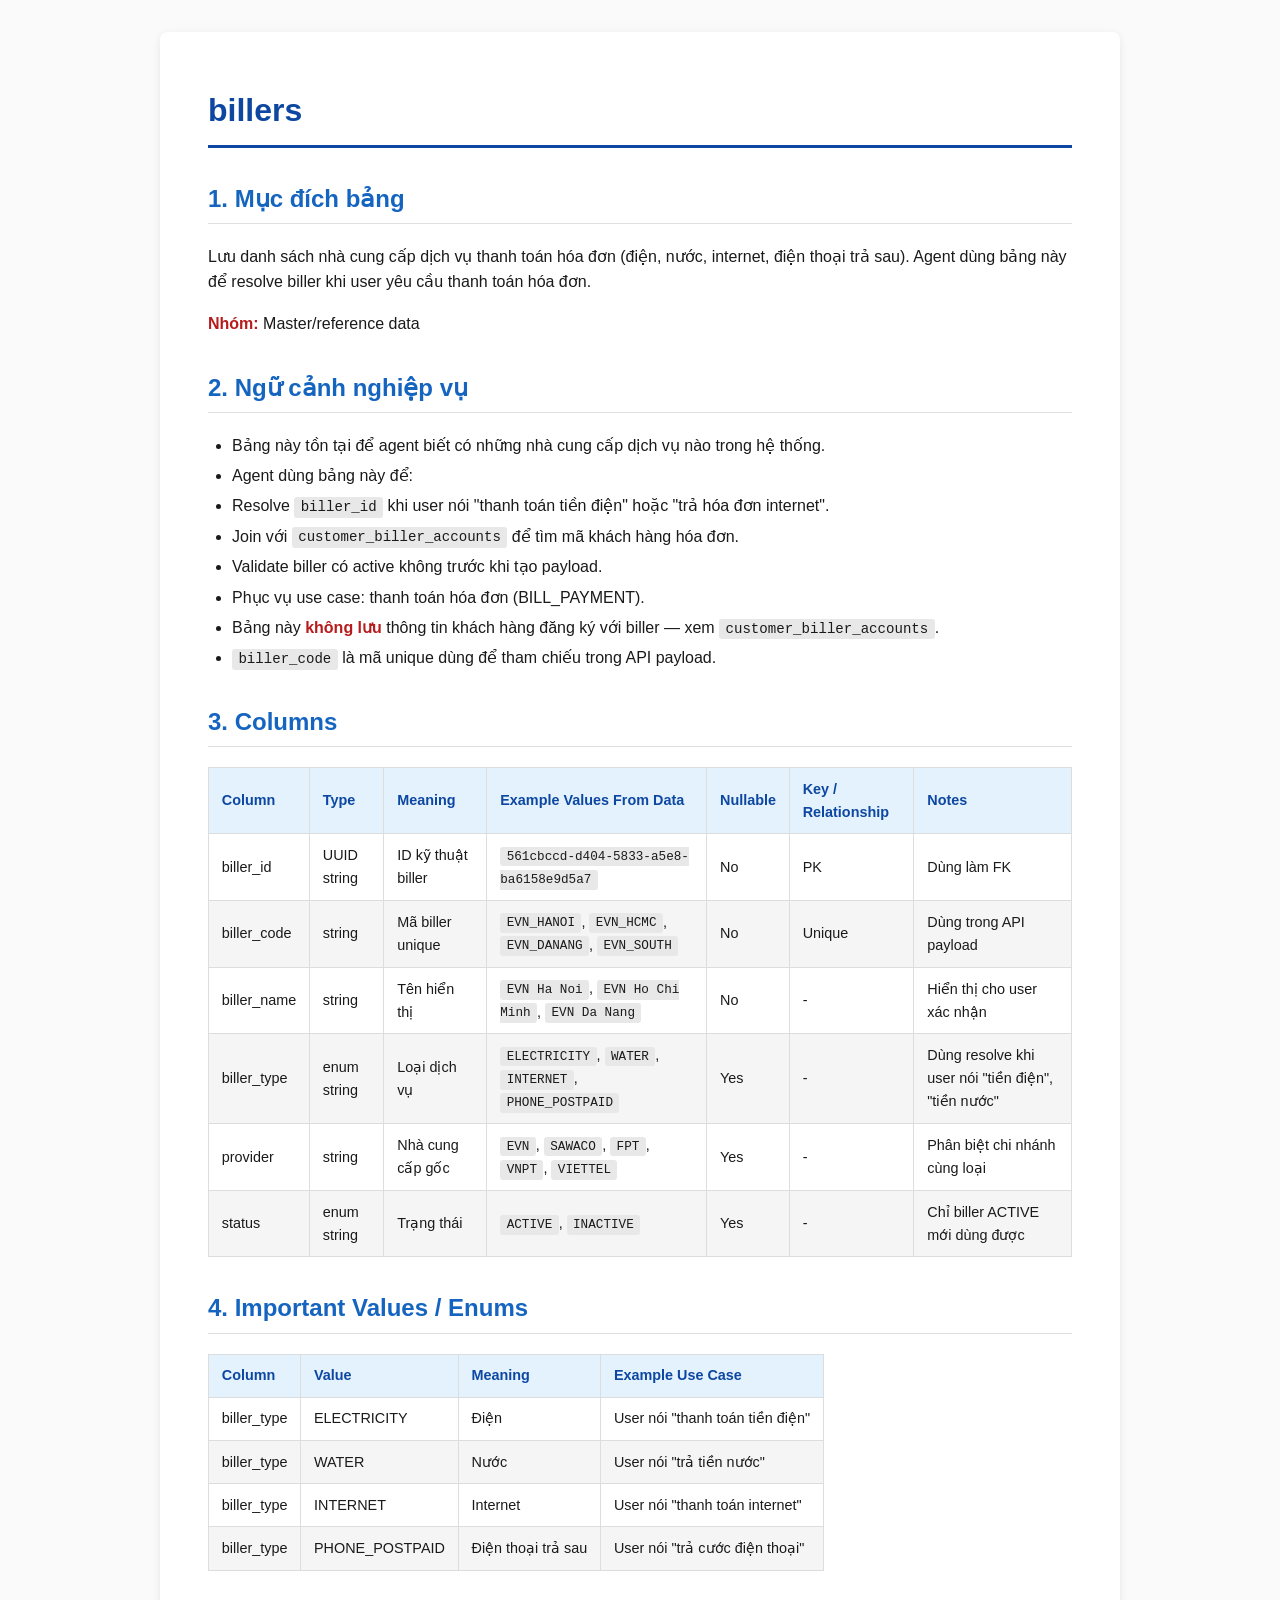
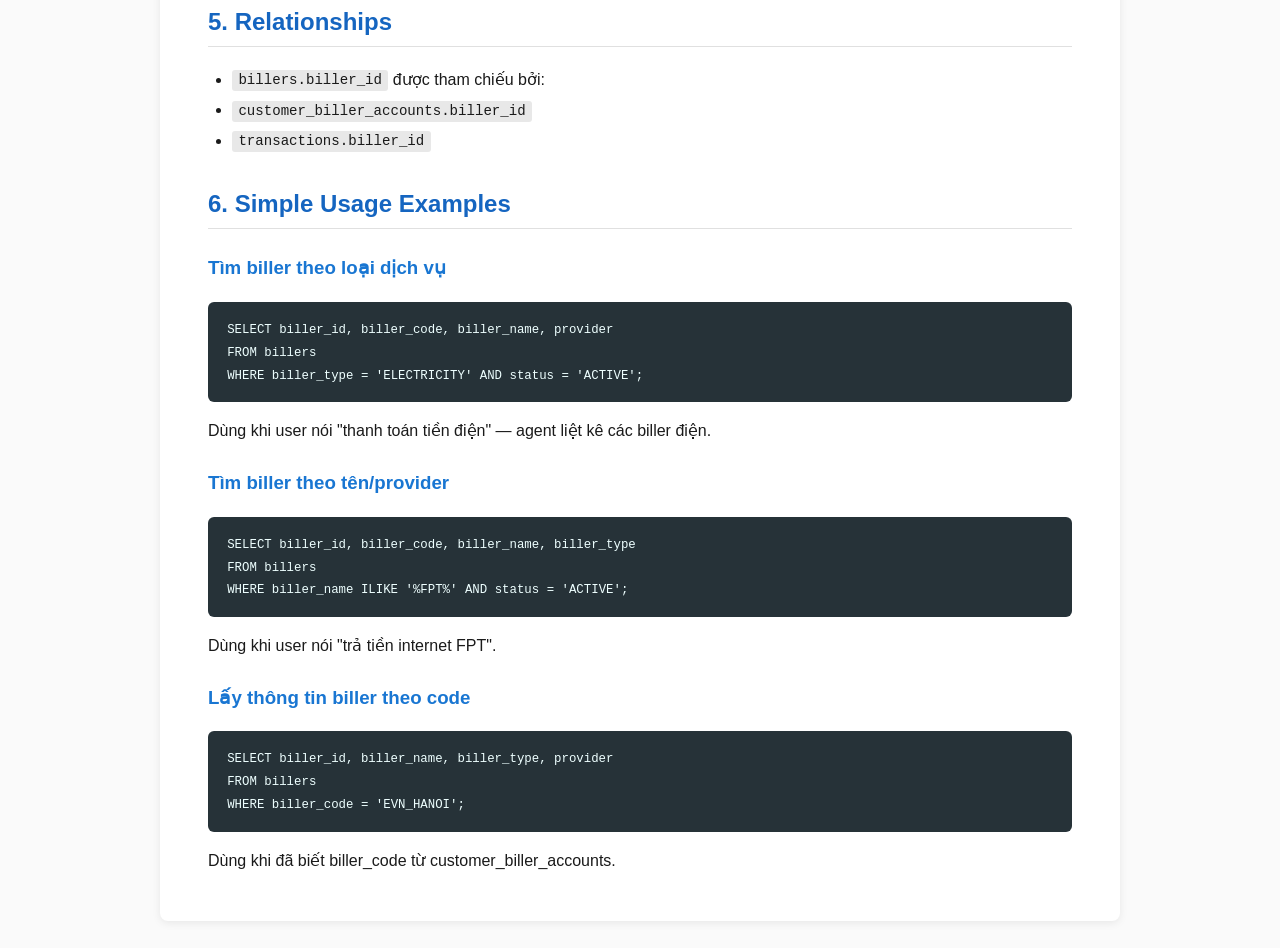
<file: data/docs/billers.html>
<!DOCTYPE html>
<html lang="vi">
<head>
    <meta charset="UTF-8">
    <meta name="viewport" content="width=device-width, initial-scale=1.0">
    <title>billers</title>
    <style>
        body {
            font-family: -apple-system, BlinkMacSystemFont, 'Segoe UI', Roboto, Oxygen, sans-serif;
            line-height: 1.6;
            max-width: 960px;
            margin: 0 auto;
            padding: 2rem;
            color: #1a1a1a;
            background: #fafafa;
        }
        h1 {
            color: #0d47a1;
            border-bottom: 3px solid #0d47a1;
            padding-bottom: 0.5rem;
        }
        h2 {
            color: #1565c0;
            margin-top: 2rem;
            border-bottom: 1px solid #e0e0e0;
            padding-bottom: 0.3rem;
        }
        h3 {
            color: #1976d2;
            margin-top: 1.5rem;
        }
        table {
            border-collapse: collapse;
            width: 100%;
            margin: 1rem 0;
            font-size: 0.9rem;
            overflow-x: auto;
            display: block;
        }
        th, td {
            border: 1px solid #ddd;
            padding: 0.6rem 0.8rem;
            text-align: left;
        }
        th {
            background-color: #e3f2fd;
            font-weight: 600;
            color: #0d47a1;
        }
        tr:nth-child(even) {
            background-color: #f5f5f5;
        }
        tr:hover {
            background-color: #e8f4fd;
        }
        code {
            background: #e8e8e8;
            padding: 0.15rem 0.4rem;
            border-radius: 3px;
            font-size: 0.88em;
            font-family: 'Fira Code', 'Consolas', monospace;
        }
        pre {
            background: #263238;
            color: #eeffff;
            padding: 1rem 1.2rem;
            border-radius: 6px;
            overflow-x: auto;
            font-size: 0.88rem;
        }
        pre code {
            background: none;
            padding: 0;
            color: inherit;
        }
        strong {
            color: #b71c1c;
        }
        ul, ol {
            padding-left: 1.5rem;
        }
        li {
            margin-bottom: 0.3rem;
        }
        blockquote {
            border-left: 4px solid #1976d2;
            margin: 1rem 0;
            padding: 0.5rem 1rem;
            background: #e3f2fd;
        }
        .container {
            background: white;
            padding: 2rem 3rem;
            border-radius: 8px;
            box-shadow: 0 2px 8px rgba(0,0,0,0.08);
        }
    </style>
</head>
<body>
<div class="container">
<h1>billers</h1>
<h2>1. Mục đích bảng</h2>
<p>Lưu danh sách nhà cung cấp dịch vụ thanh toán hóa đơn (điện, nước, internet, điện thoại trả sau). Agent dùng bảng này để resolve biller khi user yêu cầu thanh toán hóa đơn.</p>
<p><strong>Nhóm:</strong> Master/reference data</p>
<h2>2. Ngữ cảnh nghiệp vụ</h2>
<ul>
<li>Bảng này tồn tại để agent biết có những nhà cung cấp dịch vụ nào trong hệ thống.</li>
<li>Agent dùng bảng này để:</li>
<li>Resolve <code>biller_id</code> khi user nói "thanh toán tiền điện" hoặc "trả hóa đơn internet".</li>
<li>Join với <code>customer_biller_accounts</code> để tìm mã khách hàng hóa đơn.</li>
<li>Validate biller có active không trước khi tạo payload.</li>
<li>Phục vụ use case: thanh toán hóa đơn (BILL_PAYMENT).</li>
<li>Bảng này <strong>không lưu</strong> thông tin khách hàng đăng ký với biller — xem <code>customer_biller_accounts</code>.</li>
<li><code>biller_code</code> là mã unique dùng để tham chiếu trong API payload.</li>
</ul>
<h2>3. Columns</h2>
<table>
<thead>
<tr>
<th>Column</th>
<th>Type</th>
<th>Meaning</th>
<th>Example Values From Data</th>
<th>Nullable</th>
<th>Key / Relationship</th>
<th>Notes</th>
</tr>
</thead>
<tbody>
<tr>
<td>biller_id</td>
<td>UUID string</td>
<td>ID kỹ thuật biller</td>
<td><code>561cbccd-d404-5833-a5e8-ba6158e9d5a7</code></td>
<td>No</td>
<td>PK</td>
<td>Dùng làm FK</td>
</tr>
<tr>
<td>biller_code</td>
<td>string</td>
<td>Mã biller unique</td>
<td><code>EVN_HANOI</code>, <code>EVN_HCMC</code>, <code>EVN_DANANG</code>, <code>EVN_SOUTH</code></td>
<td>No</td>
<td>Unique</td>
<td>Dùng trong API payload</td>
</tr>
<tr>
<td>biller_name</td>
<td>string</td>
<td>Tên hiển thị</td>
<td><code>EVN Ha Noi</code>, <code>EVN Ho Chi Minh</code>, <code>EVN Da Nang</code></td>
<td>No</td>
<td>-</td>
<td>Hiển thị cho user xác nhận</td>
</tr>
<tr>
<td>biller_type</td>
<td>enum string</td>
<td>Loại dịch vụ</td>
<td><code>ELECTRICITY</code>, <code>WATER</code>, <code>INTERNET</code>, <code>PHONE_POSTPAID</code></td>
<td>Yes</td>
<td>-</td>
<td>Dùng resolve khi user nói "tiền điện", "tiền nước"</td>
</tr>
<tr>
<td>provider</td>
<td>string</td>
<td>Nhà cung cấp gốc</td>
<td><code>EVN</code>, <code>SAWACO</code>, <code>FPT</code>, <code>VNPT</code>, <code>VIETTEL</code></td>
<td>Yes</td>
<td>-</td>
<td>Phân biệt chi nhánh cùng loại</td>
</tr>
<tr>
<td>status</td>
<td>enum string</td>
<td>Trạng thái</td>
<td><code>ACTIVE</code>, <code>INACTIVE</code></td>
<td>Yes</td>
<td>-</td>
<td>Chỉ biller ACTIVE mới dùng được</td>
</tr>
</tbody>
</table>
<h2>4. Important Values / Enums</h2>
<table>
<thead>
<tr>
<th>Column</th>
<th>Value</th>
<th>Meaning</th>
<th>Example Use Case</th>
</tr>
</thead>
<tbody>
<tr>
<td>biller_type</td>
<td>ELECTRICITY</td>
<td>Điện</td>
<td>User nói "thanh toán tiền điện"</td>
</tr>
<tr>
<td>biller_type</td>
<td>WATER</td>
<td>Nước</td>
<td>User nói "trả tiền nước"</td>
</tr>
<tr>
<td>biller_type</td>
<td>INTERNET</td>
<td>Internet</td>
<td>User nói "thanh toán internet"</td>
</tr>
<tr>
<td>biller_type</td>
<td>PHONE_POSTPAID</td>
<td>Điện thoại trả sau</td>
<td>User nói "trả cước điện thoại"</td>
</tr>
</tbody>
</table>
<h2>5. Relationships</h2>
<ul>
<li><code>billers.biller_id</code> được tham chiếu bởi:</li>
<li><code>customer_biller_accounts.biller_id</code></li>
<li><code>transactions.biller_id</code></li>
</ul>
<h2>6. Simple Usage Examples</h2>
<h3>Tìm biller theo loại dịch vụ</h3>
<div class="codehilite"><pre><span></span><code><span class="k">SELECT</span><span class="w"> </span><span class="n">biller_id</span><span class="p">,</span><span class="w"> </span><span class="n">biller_code</span><span class="p">,</span><span class="w"> </span><span class="n">biller_name</span><span class="p">,</span><span class="w"> </span><span class="n">provider</span>
<span class="k">FROM</span><span class="w"> </span><span class="n">billers</span>
<span class="k">WHERE</span><span class="w"> </span><span class="n">biller_type</span><span class="w"> </span><span class="o">=</span><span class="w"> </span><span class="s1">&#39;ELECTRICITY&#39;</span><span class="w"> </span><span class="k">AND</span><span class="w"> </span><span class="n">status</span><span class="w"> </span><span class="o">=</span><span class="w"> </span><span class="s1">&#39;ACTIVE&#39;</span><span class="p">;</span>
</code></pre></div>

<p>Dùng khi user nói "thanh toán tiền điện" — agent liệt kê các biller điện.</p>
<h3>Tìm biller theo tên/provider</h3>
<div class="codehilite"><pre><span></span><code><span class="k">SELECT</span><span class="w"> </span><span class="n">biller_id</span><span class="p">,</span><span class="w"> </span><span class="n">biller_code</span><span class="p">,</span><span class="w"> </span><span class="n">biller_name</span><span class="p">,</span><span class="w"> </span><span class="n">biller_type</span>
<span class="k">FROM</span><span class="w"> </span><span class="n">billers</span>
<span class="k">WHERE</span><span class="w"> </span><span class="n">biller_name</span><span class="w"> </span><span class="k">ILIKE</span><span class="w"> </span><span class="s1">&#39;%FPT%&#39;</span><span class="w"> </span><span class="k">AND</span><span class="w"> </span><span class="n">status</span><span class="w"> </span><span class="o">=</span><span class="w"> </span><span class="s1">&#39;ACTIVE&#39;</span><span class="p">;</span>
</code></pre></div>

<p>Dùng khi user nói "trả tiền internet FPT".</p>
<h3>Lấy thông tin biller theo code</h3>
<div class="codehilite"><pre><span></span><code><span class="k">SELECT</span><span class="w"> </span><span class="n">biller_id</span><span class="p">,</span><span class="w"> </span><span class="n">biller_name</span><span class="p">,</span><span class="w"> </span><span class="n">biller_type</span><span class="p">,</span><span class="w"> </span><span class="n">provider</span>
<span class="k">FROM</span><span class="w"> </span><span class="n">billers</span>
<span class="k">WHERE</span><span class="w"> </span><span class="n">biller_code</span><span class="w"> </span><span class="o">=</span><span class="w"> </span><span class="s1">&#39;EVN_HANOI&#39;</span><span class="p">;</span>
</code></pre></div>

<p>Dùng khi đã biết biller_code từ customer_biller_accounts.</p>
</div>
</body>
</html>
</file>
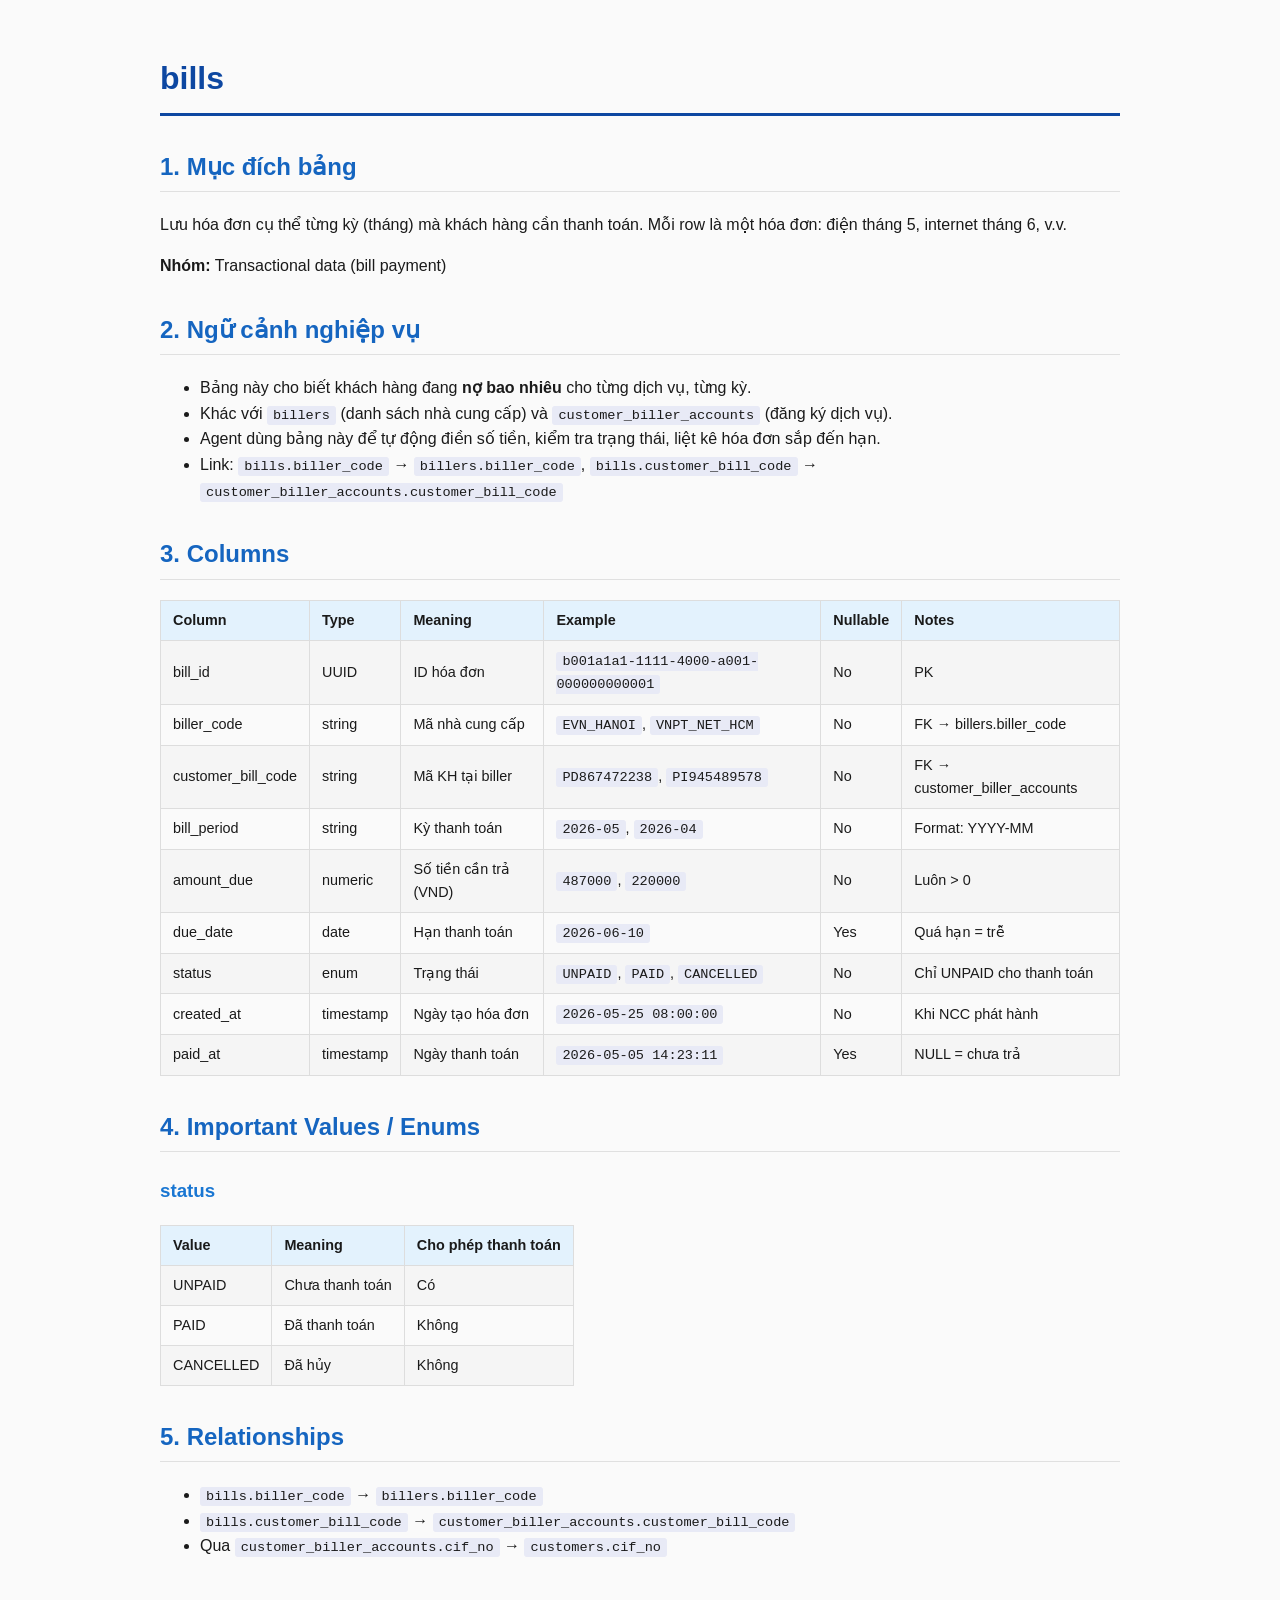
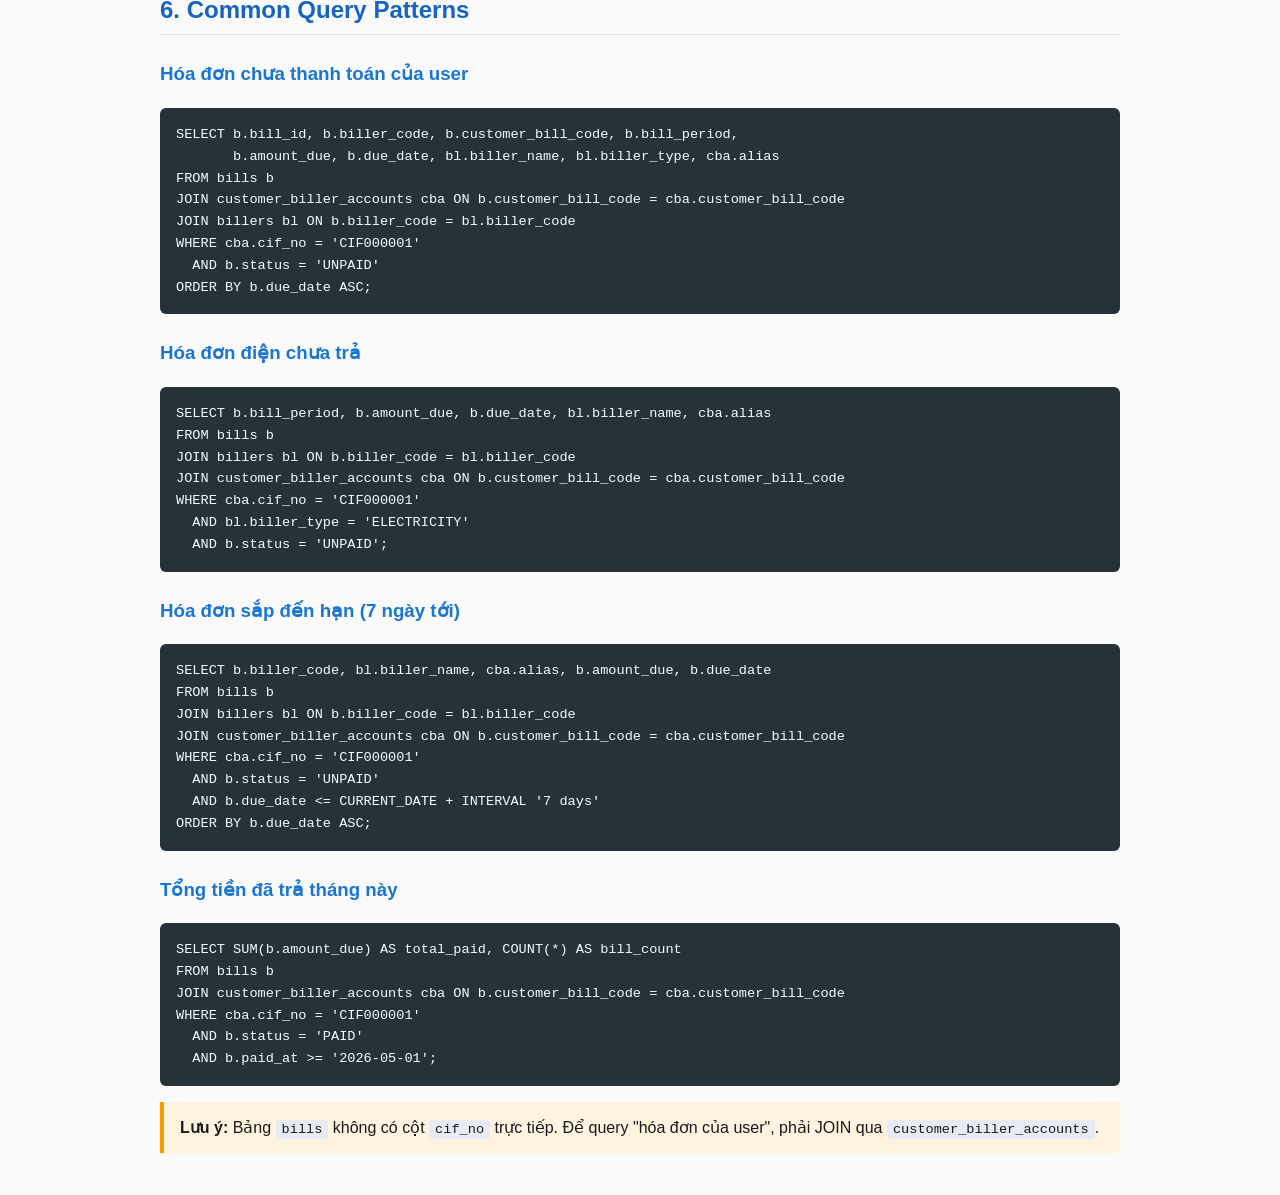
<file: data/docs/bills.html>
<!DOCTYPE html>
<html lang="vi">
<head>
    <meta charset="UTF-8">
    <meta name="viewport" content="width=device-width, initial-scale=1.0">
    <title>bills</title>
    <style>
        body {
            font-family: -apple-system, BlinkMacSystemFont, 'Segoe UI', Roboto, Oxygen, sans-serif;
            line-height: 1.6;
            max-width: 960px;
            margin: 0 auto;
            padding: 2rem;
            color: #1a1a1a;
            background: #fafafa;
        }
        h1 {
            color: #0d47a1;
            border-bottom: 3px solid #0d47a1;
            padding-bottom: 0.5rem;
        }
        h2 {
            color: #1565c0;
            margin-top: 2rem;
            border-bottom: 1px solid #e0e0e0;
            padding-bottom: 0.3rem;
        }
        h3 {
            color: #1976d2;
            margin-top: 1.5rem;
        }
        table {
            border-collapse: collapse;
            width: 100%;
            margin: 1rem 0;
            font-size: 0.9rem;
            overflow-x: auto;
            display: block;
        }
        th, td {
            border: 1px solid #ddd;
            padding: 8px 12px;
            text-align: left;
        }
        th {
            background: #e3f2fd;
            font-weight: 600;
        }
        tr:nth-child(even) {
            background: #f5f5f5;
        }
        code {
            background: #e8eaf6;
            padding: 2px 6px;
            border-radius: 3px;
            font-size: 0.85rem;
        }
        pre {
            background: #263238;
            color: #eeffff;
            padding: 1rem;
            border-radius: 6px;
            overflow-x: auto;
        }
        pre code {
            background: none;
            padding: 0;
            color: inherit;
        }
        .note {
            background: #fff3e0;
            border-left: 4px solid #ff9800;
            padding: 0.8rem 1rem;
            margin: 1rem 0;
            border-radius: 0 4px 4px 0;
        }
    </style>
</head>
<body>
    <h1>bills</h1>

    <h2>1. Mục đích bảng</h2>
    <p>Lưu hóa đơn cụ thể từng kỳ (tháng) mà khách hàng cần thanh toán. Mỗi row là một hóa đơn: điện tháng 5, internet tháng 6, v.v.</p>
    <p><strong>Nhóm:</strong> Transactional data (bill payment)</p>

    <h2>2. Ngữ cảnh nghiệp vụ</h2>
    <ul>
        <li>Bảng này cho biết khách hàng đang <strong>nợ bao nhiêu</strong> cho từng dịch vụ, từng kỳ.</li>
        <li>Khác với <code>billers</code> (danh sách nhà cung cấp) và <code>customer_biller_accounts</code> (đăng ký dịch vụ).</li>
        <li>Agent dùng bảng này để tự động điền số tiền, kiểm tra trạng thái, liệt kê hóa đơn sắp đến hạn.</li>
        <li>Link: <code>bills.biller_code</code> → <code>billers.biller_code</code>, <code>bills.customer_bill_code</code> → <code>customer_biller_accounts.customer_bill_code</code></li>
    </ul>

    <h2>3. Columns</h2>
    <table>
        <tr><th>Column</th><th>Type</th><th>Meaning</th><th>Example</th><th>Nullable</th><th>Notes</th></tr>
        <tr><td>bill_id</td><td>UUID</td><td>ID hóa đơn</td><td><code>b001a1a1-1111-4000-a001-000000000001</code></td><td>No</td><td>PK</td></tr>
        <tr><td>biller_code</td><td>string</td><td>Mã nhà cung cấp</td><td><code>EVN_HANOI</code>, <code>VNPT_NET_HCM</code></td><td>No</td><td>FK → billers.biller_code</td></tr>
        <tr><td>customer_bill_code</td><td>string</td><td>Mã KH tại biller</td><td><code>PD867472238</code>, <code>PI945489578</code></td><td>No</td><td>FK → customer_biller_accounts</td></tr>
        <tr><td>bill_period</td><td>string</td><td>Kỳ thanh toán</td><td><code>2026-05</code>, <code>2026-04</code></td><td>No</td><td>Format: YYYY-MM</td></tr>
        <tr><td>amount_due</td><td>numeric</td><td>Số tiền cần trả (VND)</td><td><code>487000</code>, <code>220000</code></td><td>No</td><td>Luôn > 0</td></tr>
        <tr><td>due_date</td><td>date</td><td>Hạn thanh toán</td><td><code>2026-06-10</code></td><td>Yes</td><td>Quá hạn = trễ</td></tr>
        <tr><td>status</td><td>enum</td><td>Trạng thái</td><td><code>UNPAID</code>, <code>PAID</code>, <code>CANCELLED</code></td><td>No</td><td>Chỉ UNPAID cho thanh toán</td></tr>
        <tr><td>created_at</td><td>timestamp</td><td>Ngày tạo hóa đơn</td><td><code>2026-05-25 08:00:00</code></td><td>No</td><td>Khi NCC phát hành</td></tr>
        <tr><td>paid_at</td><td>timestamp</td><td>Ngày thanh toán</td><td><code>2026-05-05 14:23:11</code></td><td>Yes</td><td>NULL = chưa trả</td></tr>
    </table>

    <h2>4. Important Values / Enums</h2>
    <h3>status</h3>
    <table>
        <tr><th>Value</th><th>Meaning</th><th>Cho phép thanh toán</th></tr>
        <tr><td>UNPAID</td><td>Chưa thanh toán</td><td>Có</td></tr>
        <tr><td>PAID</td><td>Đã thanh toán</td><td>Không</td></tr>
        <tr><td>CANCELLED</td><td>Đã hủy</td><td>Không</td></tr>
    </table>

    <h2>5. Relationships</h2>
    <ul>
        <li><code>bills.biller_code</code> → <code>billers.biller_code</code></li>
        <li><code>bills.customer_bill_code</code> → <code>customer_biller_accounts.customer_bill_code</code></li>
        <li>Qua <code>customer_biller_accounts.cif_no</code> → <code>customers.cif_no</code></li>
    </ul>

    <h2>6. Common Query Patterns</h2>

    <h3>Hóa đơn chưa thanh toán của user</h3>
    <pre><code>SELECT b.bill_id, b.biller_code, b.customer_bill_code, b.bill_period,
       b.amount_due, b.due_date, bl.biller_name, bl.biller_type, cba.alias
FROM bills b
JOIN customer_biller_accounts cba ON b.customer_bill_code = cba.customer_bill_code
JOIN billers bl ON b.biller_code = bl.biller_code
WHERE cba.cif_no = 'CIF000001'
  AND b.status = 'UNPAID'
ORDER BY b.due_date ASC;</code></pre>

    <h3>Hóa đơn điện chưa trả</h3>
    <pre><code>SELECT b.bill_period, b.amount_due, b.due_date, bl.biller_name, cba.alias
FROM bills b
JOIN billers bl ON b.biller_code = bl.biller_code
JOIN customer_biller_accounts cba ON b.customer_bill_code = cba.customer_bill_code
WHERE cba.cif_no = 'CIF000001'
  AND bl.biller_type = 'ELECTRICITY'
  AND b.status = 'UNPAID';</code></pre>

    <h3>Hóa đơn sắp đến hạn (7 ngày tới)</h3>
    <pre><code>SELECT b.biller_code, bl.biller_name, cba.alias, b.amount_due, b.due_date
FROM bills b
JOIN billers bl ON b.biller_code = bl.biller_code
JOIN customer_biller_accounts cba ON b.customer_bill_code = cba.customer_bill_code
WHERE cba.cif_no = 'CIF000001'
  AND b.status = 'UNPAID'
  AND b.due_date &lt;= CURRENT_DATE + INTERVAL '7 days'
ORDER BY b.due_date ASC;</code></pre>

    <h3>Tổng tiền đã trả tháng này</h3>
    <pre><code>SELECT SUM(b.amount_due) AS total_paid, COUNT(*) AS bill_count
FROM bills b
JOIN customer_biller_accounts cba ON b.customer_bill_code = cba.customer_bill_code
WHERE cba.cif_no = 'CIF000001'
  AND b.status = 'PAID'
  AND b.paid_at &gt;= '2026-05-01';</code></pre>

    <div class="note">
        <strong>Lưu ý:</strong> Bảng <code>bills</code> không có cột <code>cif_no</code> trực tiếp. Để query "hóa đơn của user", phải JOIN qua <code>customer_biller_accounts</code>.
    </div>
</body>
</html>
</file>
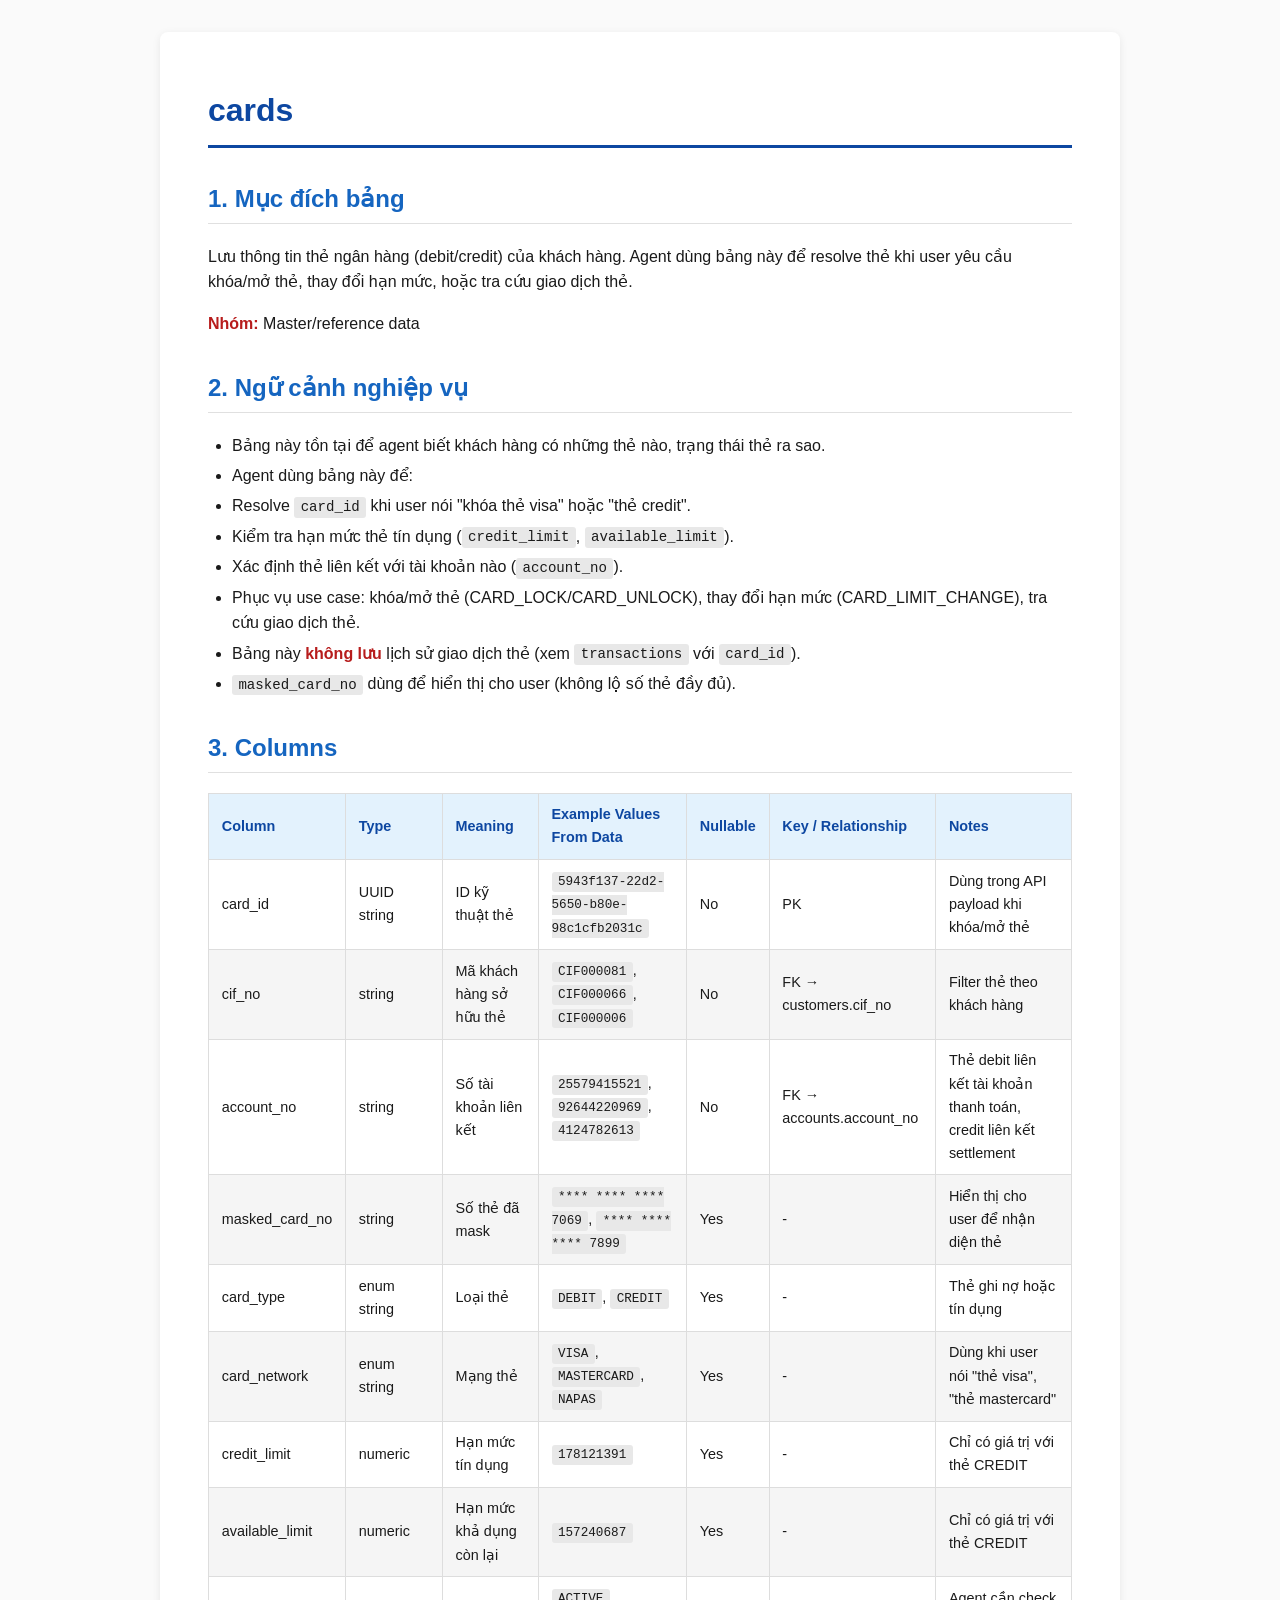
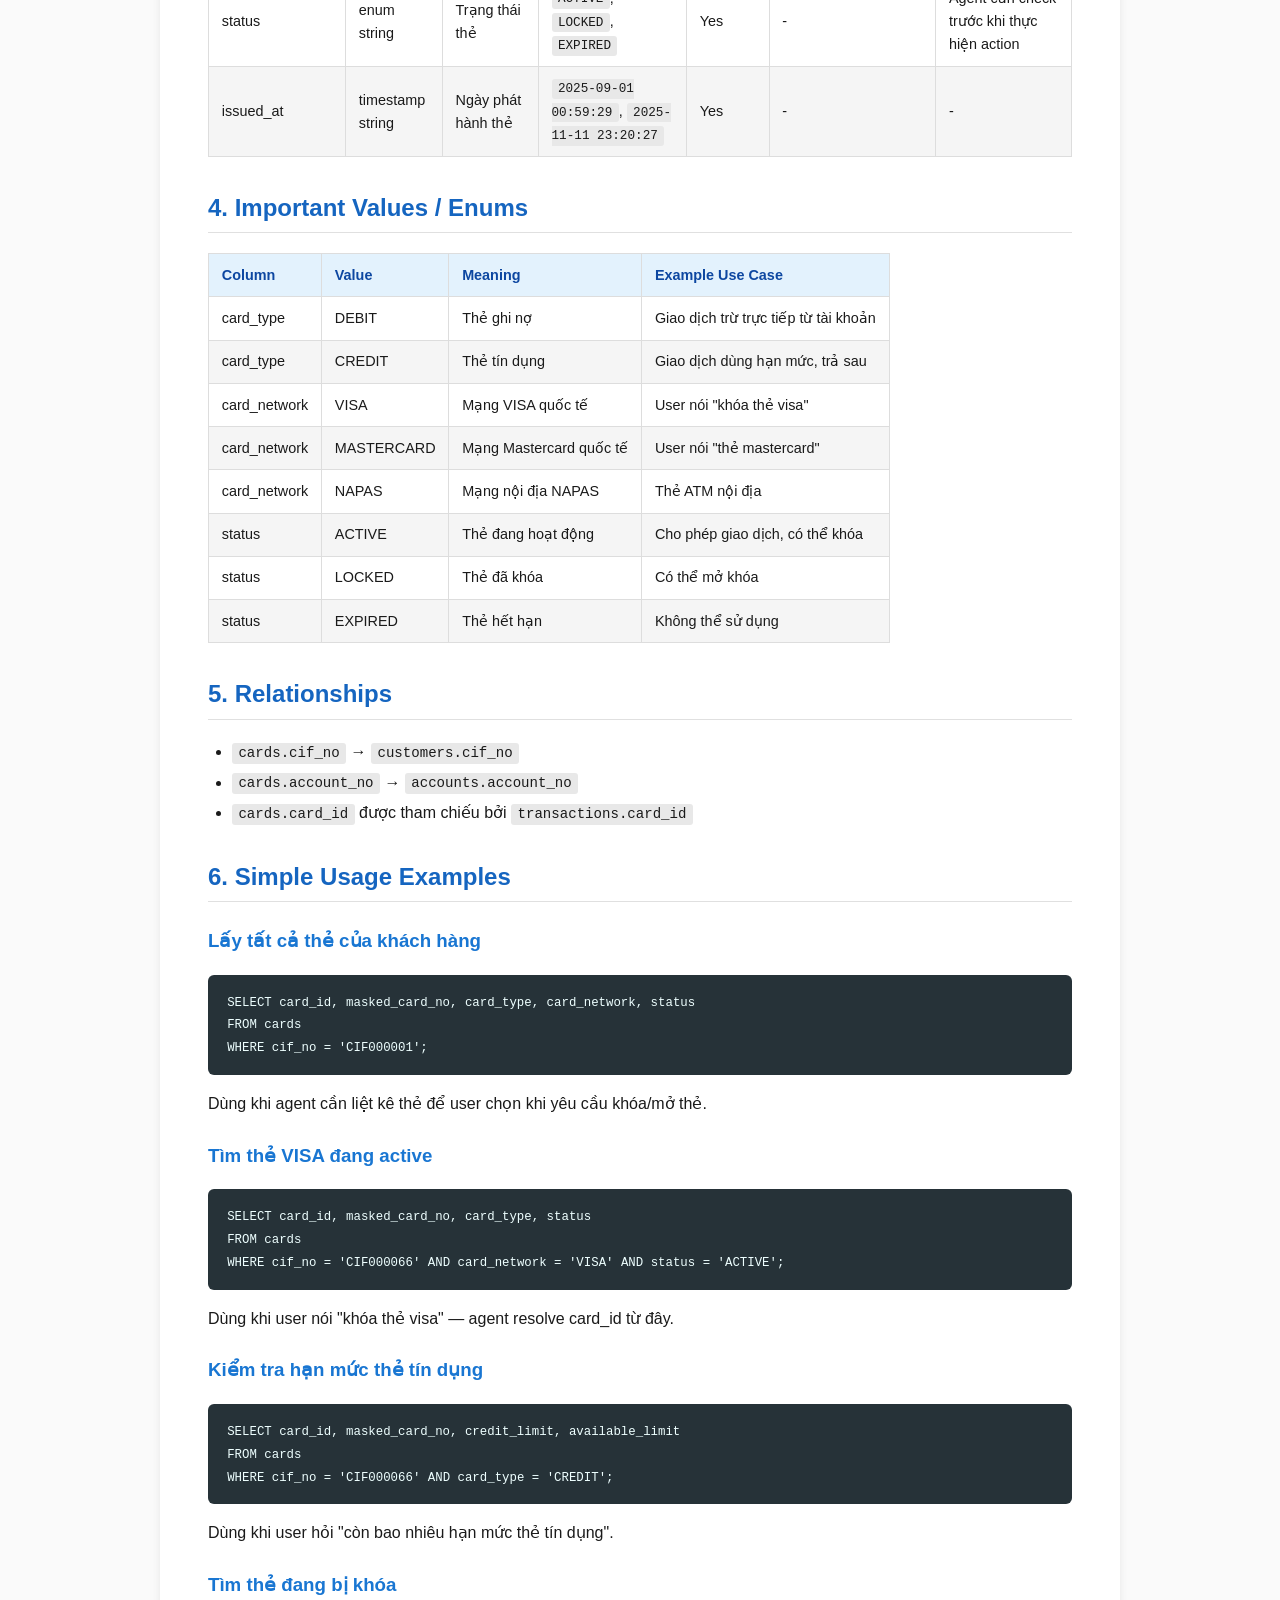
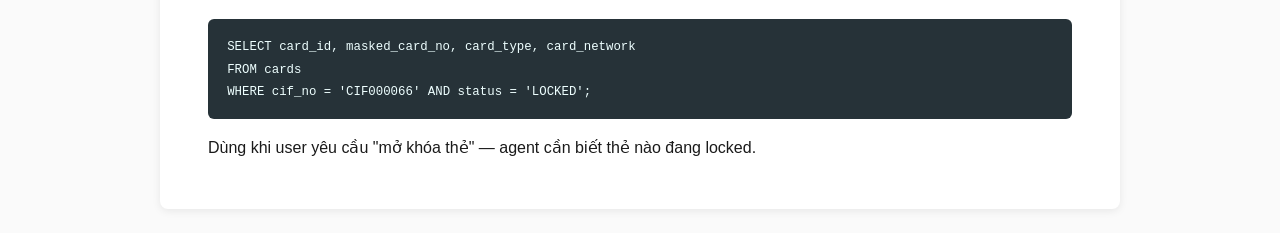
<file: data/docs/cards.html>
<!DOCTYPE html>
<html lang="vi">
<head>
    <meta charset="UTF-8">
    <meta name="viewport" content="width=device-width, initial-scale=1.0">
    <title>cards</title>
    <style>
        body {
            font-family: -apple-system, BlinkMacSystemFont, 'Segoe UI', Roboto, Oxygen, sans-serif;
            line-height: 1.6;
            max-width: 960px;
            margin: 0 auto;
            padding: 2rem;
            color: #1a1a1a;
            background: #fafafa;
        }
        h1 {
            color: #0d47a1;
            border-bottom: 3px solid #0d47a1;
            padding-bottom: 0.5rem;
        }
        h2 {
            color: #1565c0;
            margin-top: 2rem;
            border-bottom: 1px solid #e0e0e0;
            padding-bottom: 0.3rem;
        }
        h3 {
            color: #1976d2;
            margin-top: 1.5rem;
        }
        table {
            border-collapse: collapse;
            width: 100%;
            margin: 1rem 0;
            font-size: 0.9rem;
            overflow-x: auto;
            display: block;
        }
        th, td {
            border: 1px solid #ddd;
            padding: 0.6rem 0.8rem;
            text-align: left;
        }
        th {
            background-color: #e3f2fd;
            font-weight: 600;
            color: #0d47a1;
        }
        tr:nth-child(even) {
            background-color: #f5f5f5;
        }
        tr:hover {
            background-color: #e8f4fd;
        }
        code {
            background: #e8e8e8;
            padding: 0.15rem 0.4rem;
            border-radius: 3px;
            font-size: 0.88em;
            font-family: 'Fira Code', 'Consolas', monospace;
        }
        pre {
            background: #263238;
            color: #eeffff;
            padding: 1rem 1.2rem;
            border-radius: 6px;
            overflow-x: auto;
            font-size: 0.88rem;
        }
        pre code {
            background: none;
            padding: 0;
            color: inherit;
        }
        strong {
            color: #b71c1c;
        }
        ul, ol {
            padding-left: 1.5rem;
        }
        li {
            margin-bottom: 0.3rem;
        }
        blockquote {
            border-left: 4px solid #1976d2;
            margin: 1rem 0;
            padding: 0.5rem 1rem;
            background: #e3f2fd;
        }
        .container {
            background: white;
            padding: 2rem 3rem;
            border-radius: 8px;
            box-shadow: 0 2px 8px rgba(0,0,0,0.08);
        }
    </style>
</head>
<body>
<div class="container">
<h1>cards</h1>
<h2>1. Mục đích bảng</h2>
<p>Lưu thông tin thẻ ngân hàng (debit/credit) của khách hàng. Agent dùng bảng này để resolve thẻ khi user yêu cầu khóa/mở thẻ, thay đổi hạn mức, hoặc tra cứu giao dịch thẻ.</p>
<p><strong>Nhóm:</strong> Master/reference data</p>
<h2>2. Ngữ cảnh nghiệp vụ</h2>
<ul>
<li>Bảng này tồn tại để agent biết khách hàng có những thẻ nào, trạng thái thẻ ra sao.</li>
<li>Agent dùng bảng này để:</li>
<li>Resolve <code>card_id</code> khi user nói "khóa thẻ visa" hoặc "thẻ credit".</li>
<li>Kiểm tra hạn mức thẻ tín dụng (<code>credit_limit</code>, <code>available_limit</code>).</li>
<li>Xác định thẻ liên kết với tài khoản nào (<code>account_no</code>).</li>
<li>Phục vụ use case: khóa/mở thẻ (CARD_LOCK/CARD_UNLOCK), thay đổi hạn mức (CARD_LIMIT_CHANGE), tra cứu giao dịch thẻ.</li>
<li>Bảng này <strong>không lưu</strong> lịch sử giao dịch thẻ (xem <code>transactions</code> với <code>card_id</code>).</li>
<li><code>masked_card_no</code> dùng để hiển thị cho user (không lộ số thẻ đầy đủ).</li>
</ul>
<h2>3. Columns</h2>
<table>
<thead>
<tr>
<th>Column</th>
<th>Type</th>
<th>Meaning</th>
<th>Example Values From Data</th>
<th>Nullable</th>
<th>Key / Relationship</th>
<th>Notes</th>
</tr>
</thead>
<tbody>
<tr>
<td>card_id</td>
<td>UUID string</td>
<td>ID kỹ thuật thẻ</td>
<td><code>5943f137-22d2-5650-b80e-98c1cfb2031c</code></td>
<td>No</td>
<td>PK</td>
<td>Dùng trong API payload khi khóa/mở thẻ</td>
</tr>
<tr>
<td>cif_no</td>
<td>string</td>
<td>Mã khách hàng sở hữu thẻ</td>
<td><code>CIF000081</code>, <code>CIF000066</code>, <code>CIF000006</code></td>
<td>No</td>
<td>FK → customers.cif_no</td>
<td>Filter thẻ theo khách hàng</td>
</tr>
<tr>
<td>account_no</td>
<td>string</td>
<td>Số tài khoản liên kết</td>
<td><code>25579415521</code>, <code>92644220969</code>, <code>4124782613</code></td>
<td>No</td>
<td>FK → accounts.account_no</td>
<td>Thẻ debit liên kết tài khoản thanh toán, credit liên kết settlement</td>
</tr>
<tr>
<td>masked_card_no</td>
<td>string</td>
<td>Số thẻ đã mask</td>
<td><code>**** **** **** 7069</code>, <code>**** **** **** 7899</code></td>
<td>Yes</td>
<td>-</td>
<td>Hiển thị cho user để nhận diện thẻ</td>
</tr>
<tr>
<td>card_type</td>
<td>enum string</td>
<td>Loại thẻ</td>
<td><code>DEBIT</code>, <code>CREDIT</code></td>
<td>Yes</td>
<td>-</td>
<td>Thẻ ghi nợ hoặc tín dụng</td>
</tr>
<tr>
<td>card_network</td>
<td>enum string</td>
<td>Mạng thẻ</td>
<td><code>VISA</code>, <code>MASTERCARD</code>, <code>NAPAS</code></td>
<td>Yes</td>
<td>-</td>
<td>Dùng khi user nói "thẻ visa", "thẻ mastercard"</td>
</tr>
<tr>
<td>credit_limit</td>
<td>numeric</td>
<td>Hạn mức tín dụng</td>
<td><code>178121391</code></td>
<td>Yes</td>
<td>-</td>
<td>Chỉ có giá trị với thẻ CREDIT</td>
</tr>
<tr>
<td>available_limit</td>
<td>numeric</td>
<td>Hạn mức khả dụng còn lại</td>
<td><code>157240687</code></td>
<td>Yes</td>
<td>-</td>
<td>Chỉ có giá trị với thẻ CREDIT</td>
</tr>
<tr>
<td>status</td>
<td>enum string</td>
<td>Trạng thái thẻ</td>
<td><code>ACTIVE</code>, <code>LOCKED</code>, <code>EXPIRED</code></td>
<td>Yes</td>
<td>-</td>
<td>Agent cần check trước khi thực hiện action</td>
</tr>
<tr>
<td>issued_at</td>
<td>timestamp string</td>
<td>Ngày phát hành thẻ</td>
<td><code>2025-09-01 00:59:29</code>, <code>2025-11-11 23:20:27</code></td>
<td>Yes</td>
<td>-</td>
<td>-</td>
</tr>
</tbody>
</table>
<h2>4. Important Values / Enums</h2>
<table>
<thead>
<tr>
<th>Column</th>
<th>Value</th>
<th>Meaning</th>
<th>Example Use Case</th>
</tr>
</thead>
<tbody>
<tr>
<td>card_type</td>
<td>DEBIT</td>
<td>Thẻ ghi nợ</td>
<td>Giao dịch trừ trực tiếp từ tài khoản</td>
</tr>
<tr>
<td>card_type</td>
<td>CREDIT</td>
<td>Thẻ tín dụng</td>
<td>Giao dịch dùng hạn mức, trả sau</td>
</tr>
<tr>
<td>card_network</td>
<td>VISA</td>
<td>Mạng VISA quốc tế</td>
<td>User nói "khóa thẻ visa"</td>
</tr>
<tr>
<td>card_network</td>
<td>MASTERCARD</td>
<td>Mạng Mastercard quốc tế</td>
<td>User nói "thẻ mastercard"</td>
</tr>
<tr>
<td>card_network</td>
<td>NAPAS</td>
<td>Mạng nội địa NAPAS</td>
<td>Thẻ ATM nội địa</td>
</tr>
<tr>
<td>status</td>
<td>ACTIVE</td>
<td>Thẻ đang hoạt động</td>
<td>Cho phép giao dịch, có thể khóa</td>
</tr>
<tr>
<td>status</td>
<td>LOCKED</td>
<td>Thẻ đã khóa</td>
<td>Có thể mở khóa</td>
</tr>
<tr>
<td>status</td>
<td>EXPIRED</td>
<td>Thẻ hết hạn</td>
<td>Không thể sử dụng</td>
</tr>
</tbody>
</table>
<h2>5. Relationships</h2>
<ul>
<li><code>cards.cif_no</code> → <code>customers.cif_no</code></li>
<li><code>cards.account_no</code> → <code>accounts.account_no</code></li>
<li><code>cards.card_id</code> được tham chiếu bởi <code>transactions.card_id</code></li>
</ul>
<h2>6. Simple Usage Examples</h2>
<h3>Lấy tất cả thẻ của khách hàng</h3>
<div class="codehilite"><pre><span></span><code><span class="k">SELECT</span><span class="w"> </span><span class="n">card_id</span><span class="p">,</span><span class="w"> </span><span class="n">masked_card_no</span><span class="p">,</span><span class="w"> </span><span class="n">card_type</span><span class="p">,</span><span class="w"> </span><span class="n">card_network</span><span class="p">,</span><span class="w"> </span><span class="n">status</span>
<span class="k">FROM</span><span class="w"> </span><span class="n">cards</span>
<span class="k">WHERE</span><span class="w"> </span><span class="n">cif_no</span><span class="w"> </span><span class="o">=</span><span class="w"> </span><span class="s1">&#39;CIF000001&#39;</span><span class="p">;</span>
</code></pre></div>

<p>Dùng khi agent cần liệt kê thẻ để user chọn khi yêu cầu khóa/mở thẻ.</p>
<h3>Tìm thẻ VISA đang active</h3>
<div class="codehilite"><pre><span></span><code><span class="k">SELECT</span><span class="w"> </span><span class="n">card_id</span><span class="p">,</span><span class="w"> </span><span class="n">masked_card_no</span><span class="p">,</span><span class="w"> </span><span class="n">card_type</span><span class="p">,</span><span class="w"> </span><span class="n">status</span>
<span class="k">FROM</span><span class="w"> </span><span class="n">cards</span>
<span class="k">WHERE</span><span class="w"> </span><span class="n">cif_no</span><span class="w"> </span><span class="o">=</span><span class="w"> </span><span class="s1">&#39;CIF000066&#39;</span><span class="w"> </span><span class="k">AND</span><span class="w"> </span><span class="n">card_network</span><span class="w"> </span><span class="o">=</span><span class="w"> </span><span class="s1">&#39;VISA&#39;</span><span class="w"> </span><span class="k">AND</span><span class="w"> </span><span class="n">status</span><span class="w"> </span><span class="o">=</span><span class="w"> </span><span class="s1">&#39;ACTIVE&#39;</span><span class="p">;</span>
</code></pre></div>

<p>Dùng khi user nói "khóa thẻ visa" — agent resolve card_id từ đây.</p>
<h3>Kiểm tra hạn mức thẻ tín dụng</h3>
<div class="codehilite"><pre><span></span><code><span class="k">SELECT</span><span class="w"> </span><span class="n">card_id</span><span class="p">,</span><span class="w"> </span><span class="n">masked_card_no</span><span class="p">,</span><span class="w"> </span><span class="n">credit_limit</span><span class="p">,</span><span class="w"> </span><span class="n">available_limit</span>
<span class="k">FROM</span><span class="w"> </span><span class="n">cards</span>
<span class="k">WHERE</span><span class="w"> </span><span class="n">cif_no</span><span class="w"> </span><span class="o">=</span><span class="w"> </span><span class="s1">&#39;CIF000066&#39;</span><span class="w"> </span><span class="k">AND</span><span class="w"> </span><span class="n">card_type</span><span class="w"> </span><span class="o">=</span><span class="w"> </span><span class="s1">&#39;CREDIT&#39;</span><span class="p">;</span>
</code></pre></div>

<p>Dùng khi user hỏi "còn bao nhiêu hạn mức thẻ tín dụng".</p>
<h3>Tìm thẻ đang bị khóa</h3>
<div class="codehilite"><pre><span></span><code><span class="k">SELECT</span><span class="w"> </span><span class="n">card_id</span><span class="p">,</span><span class="w"> </span><span class="n">masked_card_no</span><span class="p">,</span><span class="w"> </span><span class="n">card_type</span><span class="p">,</span><span class="w"> </span><span class="n">card_network</span>
<span class="k">FROM</span><span class="w"> </span><span class="n">cards</span>
<span class="k">WHERE</span><span class="w"> </span><span class="n">cif_no</span><span class="w"> </span><span class="o">=</span><span class="w"> </span><span class="s1">&#39;CIF000066&#39;</span><span class="w"> </span><span class="k">AND</span><span class="w"> </span><span class="n">status</span><span class="w"> </span><span class="o">=</span><span class="w"> </span><span class="s1">&#39;LOCKED&#39;</span><span class="p">;</span>
</code></pre></div>

<p>Dùng khi user yêu cầu "mở khóa thẻ" — agent cần biết thẻ nào đang locked.</p>
</div>
</body>
</html>
</file>
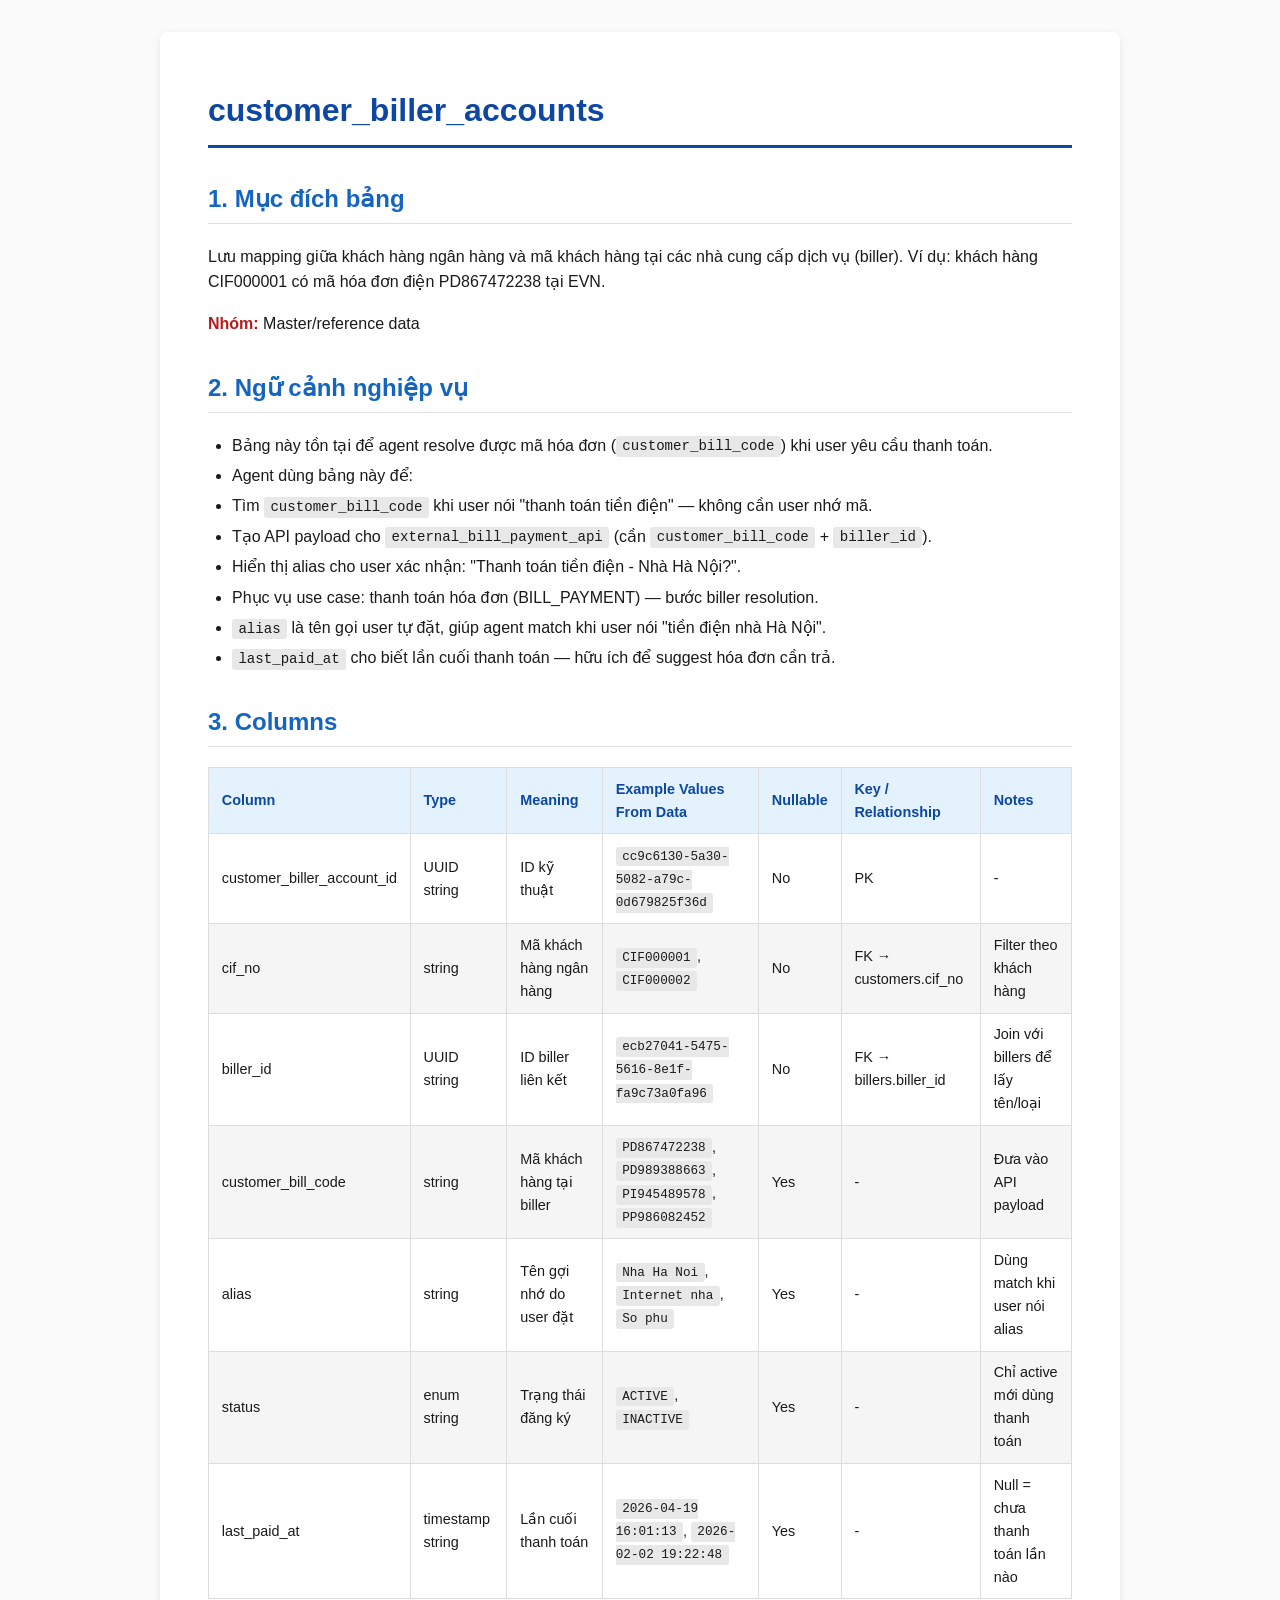
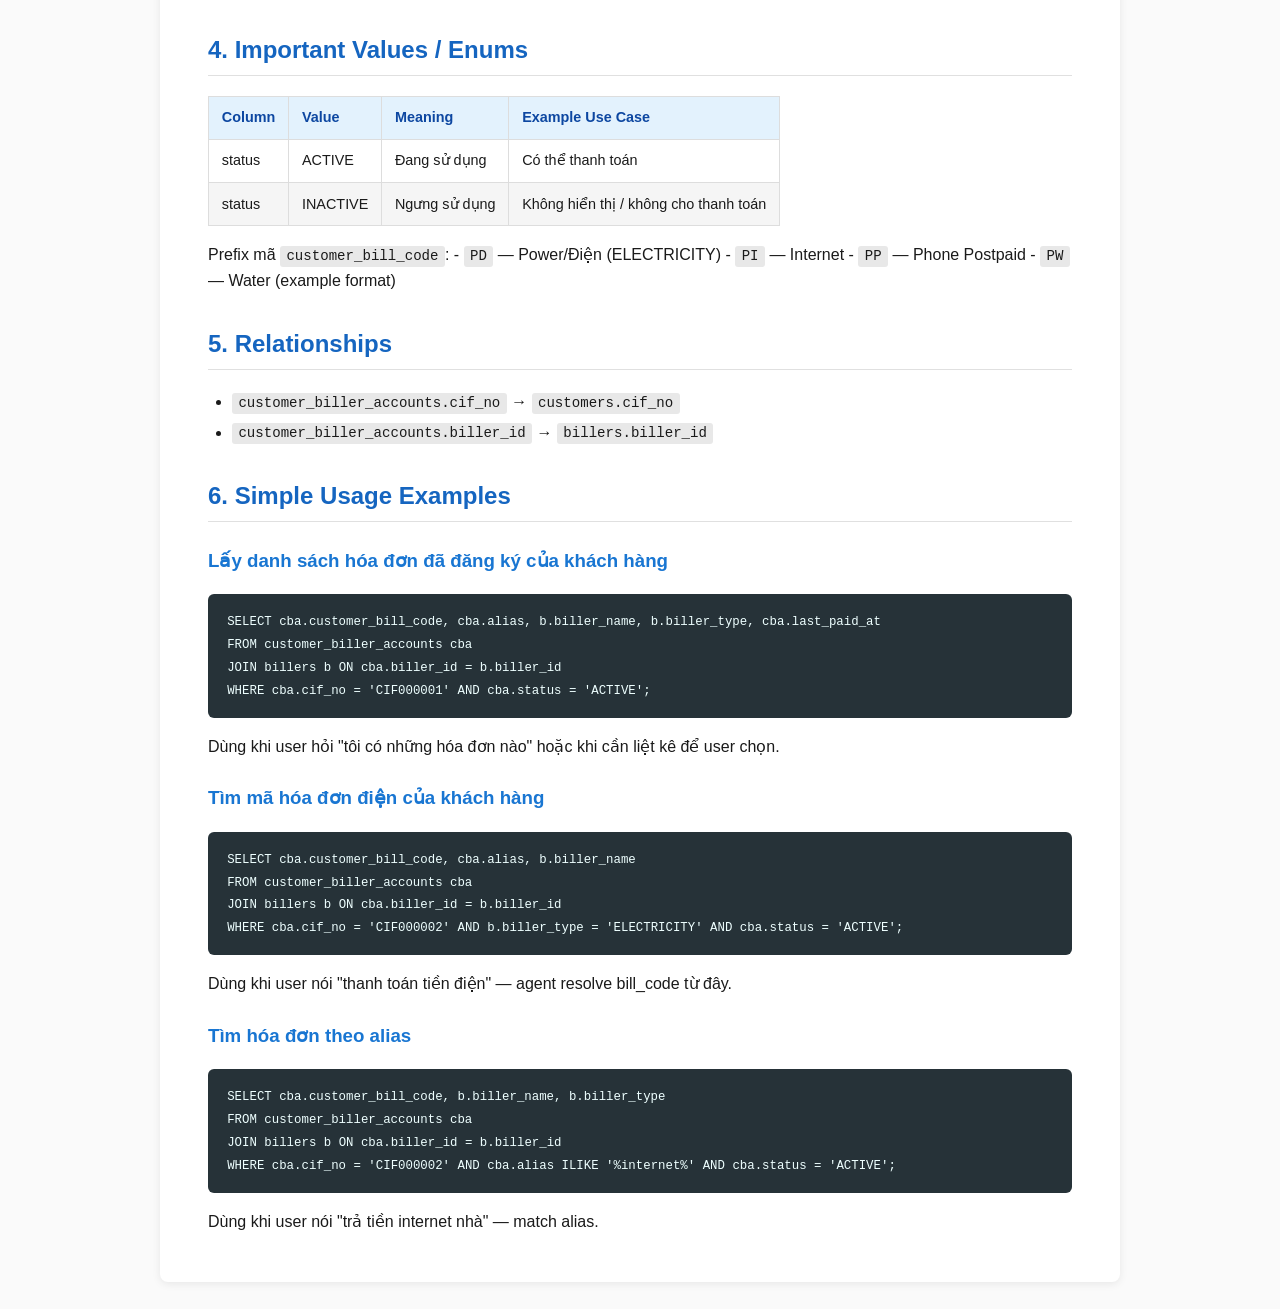
<file: data/docs/customer_biller_accounts.html>
<!DOCTYPE html>
<html lang="vi">
<head>
    <meta charset="UTF-8">
    <meta name="viewport" content="width=device-width, initial-scale=1.0">
    <title>customer_biller_accounts</title>
    <style>
        body {
            font-family: -apple-system, BlinkMacSystemFont, 'Segoe UI', Roboto, Oxygen, sans-serif;
            line-height: 1.6;
            max-width: 960px;
            margin: 0 auto;
            padding: 2rem;
            color: #1a1a1a;
            background: #fafafa;
        }
        h1 {
            color: #0d47a1;
            border-bottom: 3px solid #0d47a1;
            padding-bottom: 0.5rem;
        }
        h2 {
            color: #1565c0;
            margin-top: 2rem;
            border-bottom: 1px solid #e0e0e0;
            padding-bottom: 0.3rem;
        }
        h3 {
            color: #1976d2;
            margin-top: 1.5rem;
        }
        table {
            border-collapse: collapse;
            width: 100%;
            margin: 1rem 0;
            font-size: 0.9rem;
            overflow-x: auto;
            display: block;
        }
        th, td {
            border: 1px solid #ddd;
            padding: 0.6rem 0.8rem;
            text-align: left;
        }
        th {
            background-color: #e3f2fd;
            font-weight: 600;
            color: #0d47a1;
        }
        tr:nth-child(even) {
            background-color: #f5f5f5;
        }
        tr:hover {
            background-color: #e8f4fd;
        }
        code {
            background: #e8e8e8;
            padding: 0.15rem 0.4rem;
            border-radius: 3px;
            font-size: 0.88em;
            font-family: 'Fira Code', 'Consolas', monospace;
        }
        pre {
            background: #263238;
            color: #eeffff;
            padding: 1rem 1.2rem;
            border-radius: 6px;
            overflow-x: auto;
            font-size: 0.88rem;
        }
        pre code {
            background: none;
            padding: 0;
            color: inherit;
        }
        strong {
            color: #b71c1c;
        }
        ul, ol {
            padding-left: 1.5rem;
        }
        li {
            margin-bottom: 0.3rem;
        }
        blockquote {
            border-left: 4px solid #1976d2;
            margin: 1rem 0;
            padding: 0.5rem 1rem;
            background: #e3f2fd;
        }
        .container {
            background: white;
            padding: 2rem 3rem;
            border-radius: 8px;
            box-shadow: 0 2px 8px rgba(0,0,0,0.08);
        }
    </style>
</head>
<body>
<div class="container">
<h1>customer_biller_accounts</h1>
<h2>1. Mục đích bảng</h2>
<p>Lưu mapping giữa khách hàng ngân hàng và mã khách hàng tại các nhà cung cấp dịch vụ (biller). Ví dụ: khách hàng CIF000001 có mã hóa đơn điện PD867472238 tại EVN.</p>
<p><strong>Nhóm:</strong> Master/reference data</p>
<h2>2. Ngữ cảnh nghiệp vụ</h2>
<ul>
<li>Bảng này tồn tại để agent resolve được mã hóa đơn (<code>customer_bill_code</code>) khi user yêu cầu thanh toán.</li>
<li>Agent dùng bảng này để:</li>
<li>Tìm <code>customer_bill_code</code> khi user nói "thanh toán tiền điện" — không cần user nhớ mã.</li>
<li>Tạo API payload cho <code>external_bill_payment_api</code> (cần <code>customer_bill_code</code> + <code>biller_id</code>).</li>
<li>Hiển thị alias cho user xác nhận: "Thanh toán tiền điện - Nhà Hà Nội?".</li>
<li>Phục vụ use case: thanh toán hóa đơn (BILL_PAYMENT) — bước biller resolution.</li>
<li><code>alias</code> là tên gọi user tự đặt, giúp agent match khi user nói "tiền điện nhà Hà Nội".</li>
<li><code>last_paid_at</code> cho biết lần cuối thanh toán — hữu ích để suggest hóa đơn cần trả.</li>
</ul>
<h2>3. Columns</h2>
<table>
<thead>
<tr>
<th>Column</th>
<th>Type</th>
<th>Meaning</th>
<th>Example Values From Data</th>
<th>Nullable</th>
<th>Key / Relationship</th>
<th>Notes</th>
</tr>
</thead>
<tbody>
<tr>
<td>customer_biller_account_id</td>
<td>UUID string</td>
<td>ID kỹ thuật</td>
<td><code>cc9c6130-5a30-5082-a79c-0d679825f36d</code></td>
<td>No</td>
<td>PK</td>
<td>-</td>
</tr>
<tr>
<td>cif_no</td>
<td>string</td>
<td>Mã khách hàng ngân hàng</td>
<td><code>CIF000001</code>, <code>CIF000002</code></td>
<td>No</td>
<td>FK → customers.cif_no</td>
<td>Filter theo khách hàng</td>
</tr>
<tr>
<td>biller_id</td>
<td>UUID string</td>
<td>ID biller liên kết</td>
<td><code>ecb27041-5475-5616-8e1f-fa9c73a0fa96</code></td>
<td>No</td>
<td>FK → billers.biller_id</td>
<td>Join với billers để lấy tên/loại</td>
</tr>
<tr>
<td>customer_bill_code</td>
<td>string</td>
<td>Mã khách hàng tại biller</td>
<td><code>PD867472238</code>, <code>PD989388663</code>, <code>PI945489578</code>, <code>PP986082452</code></td>
<td>Yes</td>
<td>-</td>
<td>Đưa vào API payload</td>
</tr>
<tr>
<td>alias</td>
<td>string</td>
<td>Tên gợi nhớ do user đặt</td>
<td><code>Nha Ha Noi</code>, <code>Internet nha</code>, <code>So phu</code></td>
<td>Yes</td>
<td>-</td>
<td>Dùng match khi user nói alias</td>
</tr>
<tr>
<td>status</td>
<td>enum string</td>
<td>Trạng thái đăng ký</td>
<td><code>ACTIVE</code>, <code>INACTIVE</code></td>
<td>Yes</td>
<td>-</td>
<td>Chỉ active mới dùng thanh toán</td>
</tr>
<tr>
<td>last_paid_at</td>
<td>timestamp string</td>
<td>Lần cuối thanh toán</td>
<td><code>2026-04-19 16:01:13</code>, <code>2026-02-02 19:22:48</code></td>
<td>Yes</td>
<td>-</td>
<td>Null = chưa thanh toán lần nào</td>
</tr>
</tbody>
</table>
<h2>4. Important Values / Enums</h2>
<table>
<thead>
<tr>
<th>Column</th>
<th>Value</th>
<th>Meaning</th>
<th>Example Use Case</th>
</tr>
</thead>
<tbody>
<tr>
<td>status</td>
<td>ACTIVE</td>
<td>Đang sử dụng</td>
<td>Có thể thanh toán</td>
</tr>
<tr>
<td>status</td>
<td>INACTIVE</td>
<td>Ngưng sử dụng</td>
<td>Không hiển thị / không cho thanh toán</td>
</tr>
</tbody>
</table>
<p>Prefix mã <code>customer_bill_code</code>:
- <code>PD</code> — Power/Điện (ELECTRICITY)
- <code>PI</code> — Internet
- <code>PP</code> — Phone Postpaid
- <code>PW</code> — Water (example format)</p>
<h2>5. Relationships</h2>
<ul>
<li><code>customer_biller_accounts.cif_no</code> → <code>customers.cif_no</code></li>
<li><code>customer_biller_accounts.biller_id</code> → <code>billers.biller_id</code></li>
</ul>
<h2>6. Simple Usage Examples</h2>
<h3>Lấy danh sách hóa đơn đã đăng ký của khách hàng</h3>
<div class="codehilite"><pre><span></span><code><span class="k">SELECT</span><span class="w"> </span><span class="n">cba</span><span class="p">.</span><span class="n">customer_bill_code</span><span class="p">,</span><span class="w"> </span><span class="n">cba</span><span class="p">.</span><span class="k">alias</span><span class="p">,</span><span class="w"> </span><span class="n">b</span><span class="p">.</span><span class="n">biller_name</span><span class="p">,</span><span class="w"> </span><span class="n">b</span><span class="p">.</span><span class="n">biller_type</span><span class="p">,</span><span class="w"> </span><span class="n">cba</span><span class="p">.</span><span class="n">last_paid_at</span>
<span class="k">FROM</span><span class="w"> </span><span class="n">customer_biller_accounts</span><span class="w"> </span><span class="n">cba</span>
<span class="k">JOIN</span><span class="w"> </span><span class="n">billers</span><span class="w"> </span><span class="n">b</span><span class="w"> </span><span class="k">ON</span><span class="w"> </span><span class="n">cba</span><span class="p">.</span><span class="n">biller_id</span><span class="w"> </span><span class="o">=</span><span class="w"> </span><span class="n">b</span><span class="p">.</span><span class="n">biller_id</span>
<span class="k">WHERE</span><span class="w"> </span><span class="n">cba</span><span class="p">.</span><span class="n">cif_no</span><span class="w"> </span><span class="o">=</span><span class="w"> </span><span class="s1">&#39;CIF000001&#39;</span><span class="w"> </span><span class="k">AND</span><span class="w"> </span><span class="n">cba</span><span class="p">.</span><span class="n">status</span><span class="w"> </span><span class="o">=</span><span class="w"> </span><span class="s1">&#39;ACTIVE&#39;</span><span class="p">;</span>
</code></pre></div>

<p>Dùng khi user hỏi "tôi có những hóa đơn nào" hoặc khi cần liệt kê để user chọn.</p>
<h3>Tìm mã hóa đơn điện của khách hàng</h3>
<div class="codehilite"><pre><span></span><code><span class="k">SELECT</span><span class="w"> </span><span class="n">cba</span><span class="p">.</span><span class="n">customer_bill_code</span><span class="p">,</span><span class="w"> </span><span class="n">cba</span><span class="p">.</span><span class="k">alias</span><span class="p">,</span><span class="w"> </span><span class="n">b</span><span class="p">.</span><span class="n">biller_name</span>
<span class="k">FROM</span><span class="w"> </span><span class="n">customer_biller_accounts</span><span class="w"> </span><span class="n">cba</span>
<span class="k">JOIN</span><span class="w"> </span><span class="n">billers</span><span class="w"> </span><span class="n">b</span><span class="w"> </span><span class="k">ON</span><span class="w"> </span><span class="n">cba</span><span class="p">.</span><span class="n">biller_id</span><span class="w"> </span><span class="o">=</span><span class="w"> </span><span class="n">b</span><span class="p">.</span><span class="n">biller_id</span>
<span class="k">WHERE</span><span class="w"> </span><span class="n">cba</span><span class="p">.</span><span class="n">cif_no</span><span class="w"> </span><span class="o">=</span><span class="w"> </span><span class="s1">&#39;CIF000002&#39;</span><span class="w"> </span><span class="k">AND</span><span class="w"> </span><span class="n">b</span><span class="p">.</span><span class="n">biller_type</span><span class="w"> </span><span class="o">=</span><span class="w"> </span><span class="s1">&#39;ELECTRICITY&#39;</span><span class="w"> </span><span class="k">AND</span><span class="w"> </span><span class="n">cba</span><span class="p">.</span><span class="n">status</span><span class="w"> </span><span class="o">=</span><span class="w"> </span><span class="s1">&#39;ACTIVE&#39;</span><span class="p">;</span>
</code></pre></div>

<p>Dùng khi user nói "thanh toán tiền điện" — agent resolve bill_code từ đây.</p>
<h3>Tìm hóa đơn theo alias</h3>
<div class="codehilite"><pre><span></span><code><span class="k">SELECT</span><span class="w"> </span><span class="n">cba</span><span class="p">.</span><span class="n">customer_bill_code</span><span class="p">,</span><span class="w"> </span><span class="n">b</span><span class="p">.</span><span class="n">biller_name</span><span class="p">,</span><span class="w"> </span><span class="n">b</span><span class="p">.</span><span class="n">biller_type</span>
<span class="k">FROM</span><span class="w"> </span><span class="n">customer_biller_accounts</span><span class="w"> </span><span class="n">cba</span>
<span class="k">JOIN</span><span class="w"> </span><span class="n">billers</span><span class="w"> </span><span class="n">b</span><span class="w"> </span><span class="k">ON</span><span class="w"> </span><span class="n">cba</span><span class="p">.</span><span class="n">biller_id</span><span class="w"> </span><span class="o">=</span><span class="w"> </span><span class="n">b</span><span class="p">.</span><span class="n">biller_id</span>
<span class="k">WHERE</span><span class="w"> </span><span class="n">cba</span><span class="p">.</span><span class="n">cif_no</span><span class="w"> </span><span class="o">=</span><span class="w"> </span><span class="s1">&#39;CIF000002&#39;</span><span class="w"> </span><span class="k">AND</span><span class="w"> </span><span class="n">cba</span><span class="p">.</span><span class="k">alias</span><span class="w"> </span><span class="k">ILIKE</span><span class="w"> </span><span class="s1">&#39;%internet%&#39;</span><span class="w"> </span><span class="k">AND</span><span class="w"> </span><span class="n">cba</span><span class="p">.</span><span class="n">status</span><span class="w"> </span><span class="o">=</span><span class="w"> </span><span class="s1">&#39;ACTIVE&#39;</span><span class="p">;</span>
</code></pre></div>

<p>Dùng khi user nói "trả tiền internet nhà" — match alias.</p>
</div>
</body>
</html>
</file>
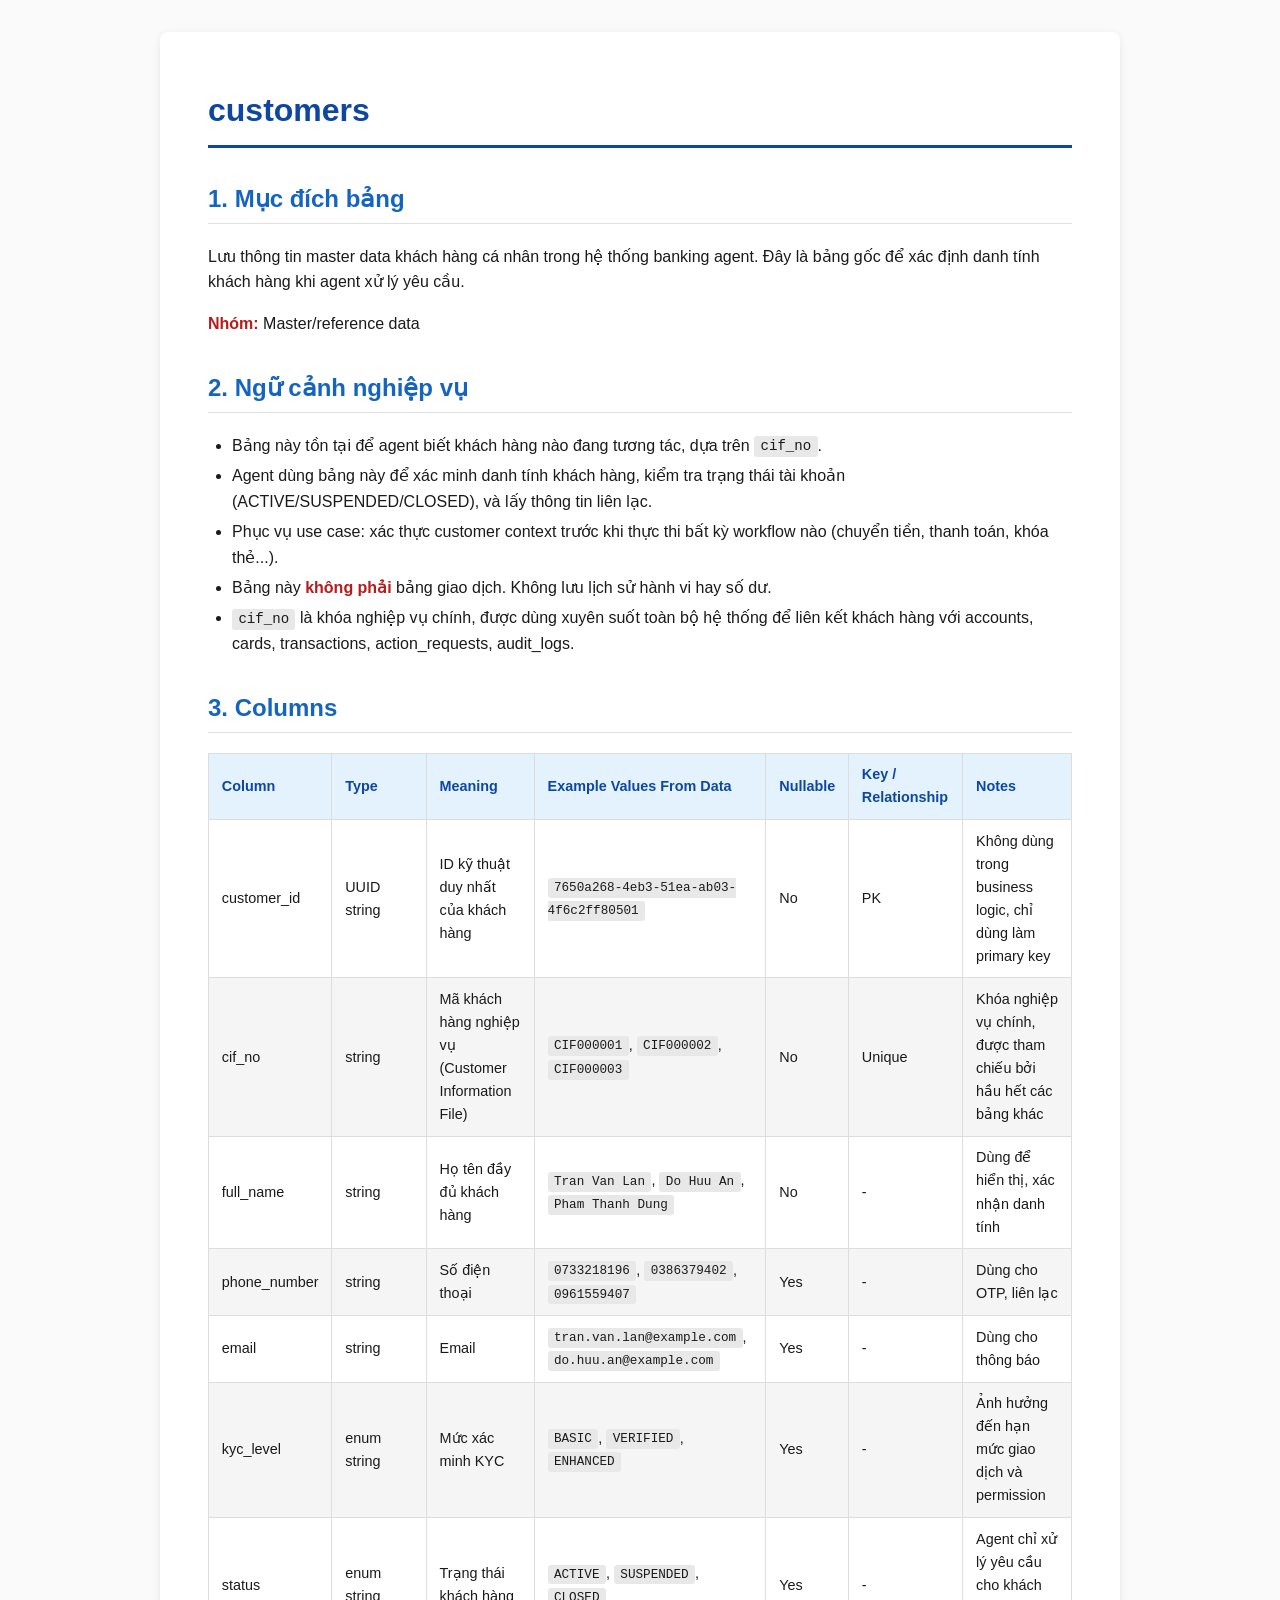
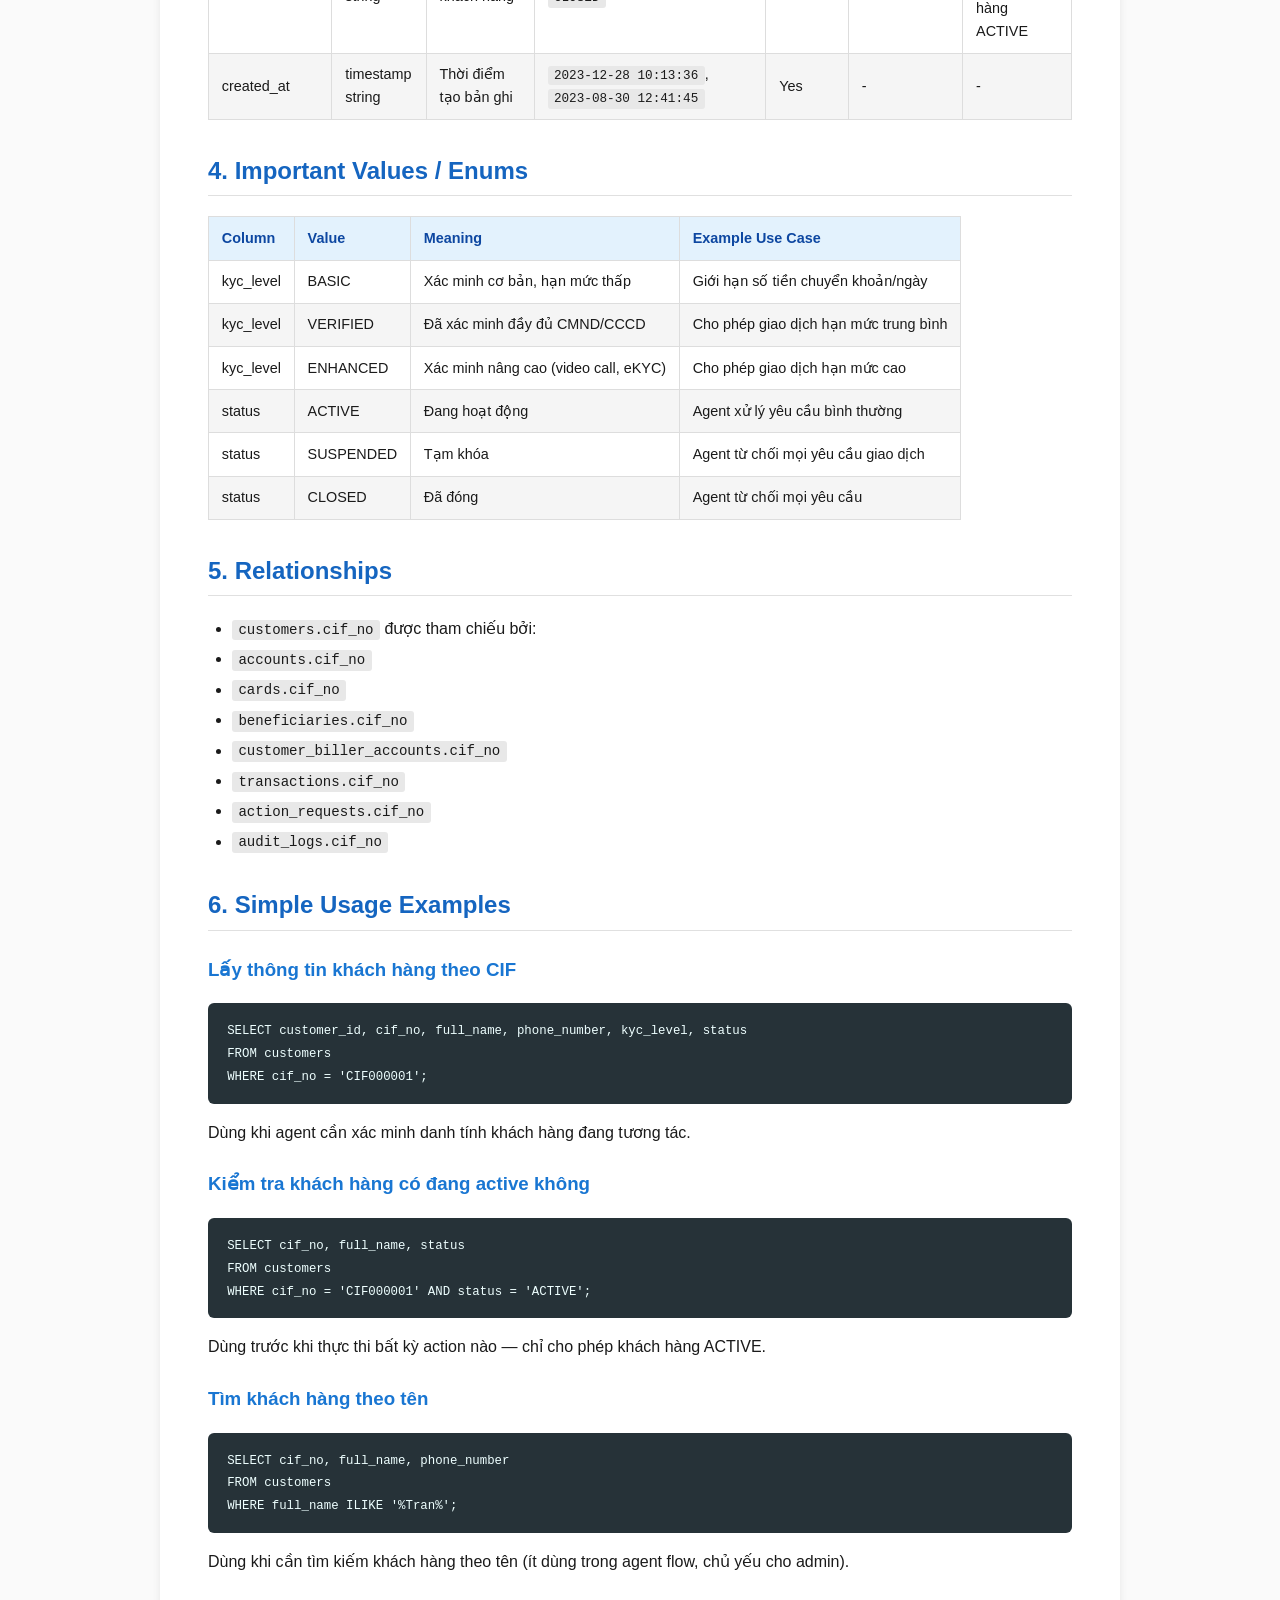
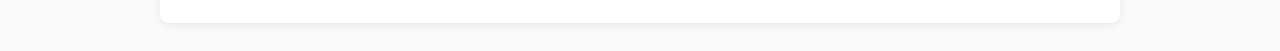
<file: data/docs/customers.html>
<!DOCTYPE html>
<html lang="vi">
<head>
    <meta charset="UTF-8">
    <meta name="viewport" content="width=device-width, initial-scale=1.0">
    <title>customers</title>
    <style>
        body {
            font-family: -apple-system, BlinkMacSystemFont, 'Segoe UI', Roboto, Oxygen, sans-serif;
            line-height: 1.6;
            max-width: 960px;
            margin: 0 auto;
            padding: 2rem;
            color: #1a1a1a;
            background: #fafafa;
        }
        h1 {
            color: #0d47a1;
            border-bottom: 3px solid #0d47a1;
            padding-bottom: 0.5rem;
        }
        h2 {
            color: #1565c0;
            margin-top: 2rem;
            border-bottom: 1px solid #e0e0e0;
            padding-bottom: 0.3rem;
        }
        h3 {
            color: #1976d2;
            margin-top: 1.5rem;
        }
        table {
            border-collapse: collapse;
            width: 100%;
            margin: 1rem 0;
            font-size: 0.9rem;
            overflow-x: auto;
            display: block;
        }
        th, td {
            border: 1px solid #ddd;
            padding: 0.6rem 0.8rem;
            text-align: left;
        }
        th {
            background-color: #e3f2fd;
            font-weight: 600;
            color: #0d47a1;
        }
        tr:nth-child(even) {
            background-color: #f5f5f5;
        }
        tr:hover {
            background-color: #e8f4fd;
        }
        code {
            background: #e8e8e8;
            padding: 0.15rem 0.4rem;
            border-radius: 3px;
            font-size: 0.88em;
            font-family: 'Fira Code', 'Consolas', monospace;
        }
        pre {
            background: #263238;
            color: #eeffff;
            padding: 1rem 1.2rem;
            border-radius: 6px;
            overflow-x: auto;
            font-size: 0.88rem;
        }
        pre code {
            background: none;
            padding: 0;
            color: inherit;
        }
        strong {
            color: #b71c1c;
        }
        ul, ol {
            padding-left: 1.5rem;
        }
        li {
            margin-bottom: 0.3rem;
        }
        blockquote {
            border-left: 4px solid #1976d2;
            margin: 1rem 0;
            padding: 0.5rem 1rem;
            background: #e3f2fd;
        }
        .container {
            background: white;
            padding: 2rem 3rem;
            border-radius: 8px;
            box-shadow: 0 2px 8px rgba(0,0,0,0.08);
        }
    </style>
</head>
<body>
<div class="container">
<h1>customers</h1>
<h2>1. Mục đích bảng</h2>
<p>Lưu thông tin master data khách hàng cá nhân trong hệ thống banking agent. Đây là bảng gốc để xác định danh tính khách hàng khi agent xử lý yêu cầu.</p>
<p><strong>Nhóm:</strong> Master/reference data</p>
<h2>2. Ngữ cảnh nghiệp vụ</h2>
<ul>
<li>Bảng này tồn tại để agent biết khách hàng nào đang tương tác, dựa trên <code>cif_no</code>.</li>
<li>Agent dùng bảng này để xác minh danh tính khách hàng, kiểm tra trạng thái tài khoản (ACTIVE/SUSPENDED/CLOSED), và lấy thông tin liên lạc.</li>
<li>Phục vụ use case: xác thực customer context trước khi thực thi bất kỳ workflow nào (chuyển tiền, thanh toán, khóa thẻ...).</li>
<li>Bảng này <strong>không phải</strong> bảng giao dịch. Không lưu lịch sử hành vi hay số dư.</li>
<li><code>cif_no</code> là khóa nghiệp vụ chính, được dùng xuyên suốt toàn bộ hệ thống để liên kết khách hàng với accounts, cards, transactions, action_requests, audit_logs.</li>
</ul>
<h2>3. Columns</h2>
<table>
<thead>
<tr>
<th>Column</th>
<th>Type</th>
<th>Meaning</th>
<th>Example Values From Data</th>
<th>Nullable</th>
<th>Key / Relationship</th>
<th>Notes</th>
</tr>
</thead>
<tbody>
<tr>
<td>customer_id</td>
<td>UUID string</td>
<td>ID kỹ thuật duy nhất của khách hàng</td>
<td><code>7650a268-4eb3-51ea-ab03-4f6c2ff80501</code></td>
<td>No</td>
<td>PK</td>
<td>Không dùng trong business logic, chỉ dùng làm primary key</td>
</tr>
<tr>
<td>cif_no</td>
<td>string</td>
<td>Mã khách hàng nghiệp vụ (Customer Information File)</td>
<td><code>CIF000001</code>, <code>CIF000002</code>, <code>CIF000003</code></td>
<td>No</td>
<td>Unique</td>
<td>Khóa nghiệp vụ chính, được tham chiếu bởi hầu hết các bảng khác</td>
</tr>
<tr>
<td>full_name</td>
<td>string</td>
<td>Họ tên đầy đủ khách hàng</td>
<td><code>Tran Van Lan</code>, <code>Do Huu An</code>, <code>Pham Thanh Dung</code></td>
<td>No</td>
<td>-</td>
<td>Dùng để hiển thị, xác nhận danh tính</td>
</tr>
<tr>
<td>phone_number</td>
<td>string</td>
<td>Số điện thoại</td>
<td><code>0733218196</code>, <code>0386379402</code>, <code>0961559407</code></td>
<td>Yes</td>
<td>-</td>
<td>Dùng cho OTP, liên lạc</td>
</tr>
<tr>
<td>email</td>
<td>string</td>
<td>Email</td>
<td><code>tran.van.lan@example.com</code>, <code>do.huu.an@example.com</code></td>
<td>Yes</td>
<td>-</td>
<td>Dùng cho thông báo</td>
</tr>
<tr>
<td>kyc_level</td>
<td>enum string</td>
<td>Mức xác minh KYC</td>
<td><code>BASIC</code>, <code>VERIFIED</code>, <code>ENHANCED</code></td>
<td>Yes</td>
<td>-</td>
<td>Ảnh hưởng đến hạn mức giao dịch và permission</td>
</tr>
<tr>
<td>status</td>
<td>enum string</td>
<td>Trạng thái khách hàng</td>
<td><code>ACTIVE</code>, <code>SUSPENDED</code>, <code>CLOSED</code></td>
<td>Yes</td>
<td>-</td>
<td>Agent chỉ xử lý yêu cầu cho khách hàng ACTIVE</td>
</tr>
<tr>
<td>created_at</td>
<td>timestamp string</td>
<td>Thời điểm tạo bản ghi</td>
<td><code>2023-12-28 10:13:36</code>, <code>2023-08-30 12:41:45</code></td>
<td>Yes</td>
<td>-</td>
<td>-</td>
</tr>
</tbody>
</table>
<h2>4. Important Values / Enums</h2>
<table>
<thead>
<tr>
<th>Column</th>
<th>Value</th>
<th>Meaning</th>
<th>Example Use Case</th>
</tr>
</thead>
<tbody>
<tr>
<td>kyc_level</td>
<td>BASIC</td>
<td>Xác minh cơ bản, hạn mức thấp</td>
<td>Giới hạn số tiền chuyển khoản/ngày</td>
</tr>
<tr>
<td>kyc_level</td>
<td>VERIFIED</td>
<td>Đã xác minh đầy đủ CMND/CCCD</td>
<td>Cho phép giao dịch hạn mức trung bình</td>
</tr>
<tr>
<td>kyc_level</td>
<td>ENHANCED</td>
<td>Xác minh nâng cao (video call, eKYC)</td>
<td>Cho phép giao dịch hạn mức cao</td>
</tr>
<tr>
<td>status</td>
<td>ACTIVE</td>
<td>Đang hoạt động</td>
<td>Agent xử lý yêu cầu bình thường</td>
</tr>
<tr>
<td>status</td>
<td>SUSPENDED</td>
<td>Tạm khóa</td>
<td>Agent từ chối mọi yêu cầu giao dịch</td>
</tr>
<tr>
<td>status</td>
<td>CLOSED</td>
<td>Đã đóng</td>
<td>Agent từ chối mọi yêu cầu</td>
</tr>
</tbody>
</table>
<h2>5. Relationships</h2>
<ul>
<li><code>customers.cif_no</code> được tham chiếu bởi:</li>
<li><code>accounts.cif_no</code></li>
<li><code>cards.cif_no</code></li>
<li><code>beneficiaries.cif_no</code></li>
<li><code>customer_biller_accounts.cif_no</code></li>
<li><code>transactions.cif_no</code></li>
<li><code>action_requests.cif_no</code></li>
<li><code>audit_logs.cif_no</code></li>
</ul>
<h2>6. Simple Usage Examples</h2>
<h3>Lấy thông tin khách hàng theo CIF</h3>
<div class="codehilite"><pre><span></span><code><span class="k">SELECT</span><span class="w"> </span><span class="n">customer_id</span><span class="p">,</span><span class="w"> </span><span class="n">cif_no</span><span class="p">,</span><span class="w"> </span><span class="n">full_name</span><span class="p">,</span><span class="w"> </span><span class="n">phone_number</span><span class="p">,</span><span class="w"> </span><span class="n">kyc_level</span><span class="p">,</span><span class="w"> </span><span class="n">status</span>
<span class="k">FROM</span><span class="w"> </span><span class="n">customers</span>
<span class="k">WHERE</span><span class="w"> </span><span class="n">cif_no</span><span class="w"> </span><span class="o">=</span><span class="w"> </span><span class="s1">&#39;CIF000001&#39;</span><span class="p">;</span>
</code></pre></div>

<p>Dùng khi agent cần xác minh danh tính khách hàng đang tương tác.</p>
<h3>Kiểm tra khách hàng có đang active không</h3>
<div class="codehilite"><pre><span></span><code><span class="k">SELECT</span><span class="w"> </span><span class="n">cif_no</span><span class="p">,</span><span class="w"> </span><span class="n">full_name</span><span class="p">,</span><span class="w"> </span><span class="n">status</span>
<span class="k">FROM</span><span class="w"> </span><span class="n">customers</span>
<span class="k">WHERE</span><span class="w"> </span><span class="n">cif_no</span><span class="w"> </span><span class="o">=</span><span class="w"> </span><span class="s1">&#39;CIF000001&#39;</span><span class="w"> </span><span class="k">AND</span><span class="w"> </span><span class="n">status</span><span class="w"> </span><span class="o">=</span><span class="w"> </span><span class="s1">&#39;ACTIVE&#39;</span><span class="p">;</span>
</code></pre></div>

<p>Dùng trước khi thực thi bất kỳ action nào — chỉ cho phép khách hàng ACTIVE.</p>
<h3>Tìm khách hàng theo tên</h3>
<div class="codehilite"><pre><span></span><code><span class="k">SELECT</span><span class="w"> </span><span class="n">cif_no</span><span class="p">,</span><span class="w"> </span><span class="n">full_name</span><span class="p">,</span><span class="w"> </span><span class="n">phone_number</span>
<span class="k">FROM</span><span class="w"> </span><span class="n">customers</span>
<span class="k">WHERE</span><span class="w"> </span><span class="n">full_name</span><span class="w"> </span><span class="k">ILIKE</span><span class="w"> </span><span class="s1">&#39;%Tran%&#39;</span><span class="p">;</span>
</code></pre></div>

<p>Dùng khi cần tìm kiếm khách hàng theo tên (ít dùng trong agent flow, chủ yếu cho admin).</p>
</div>
</body>
</html>
</file>
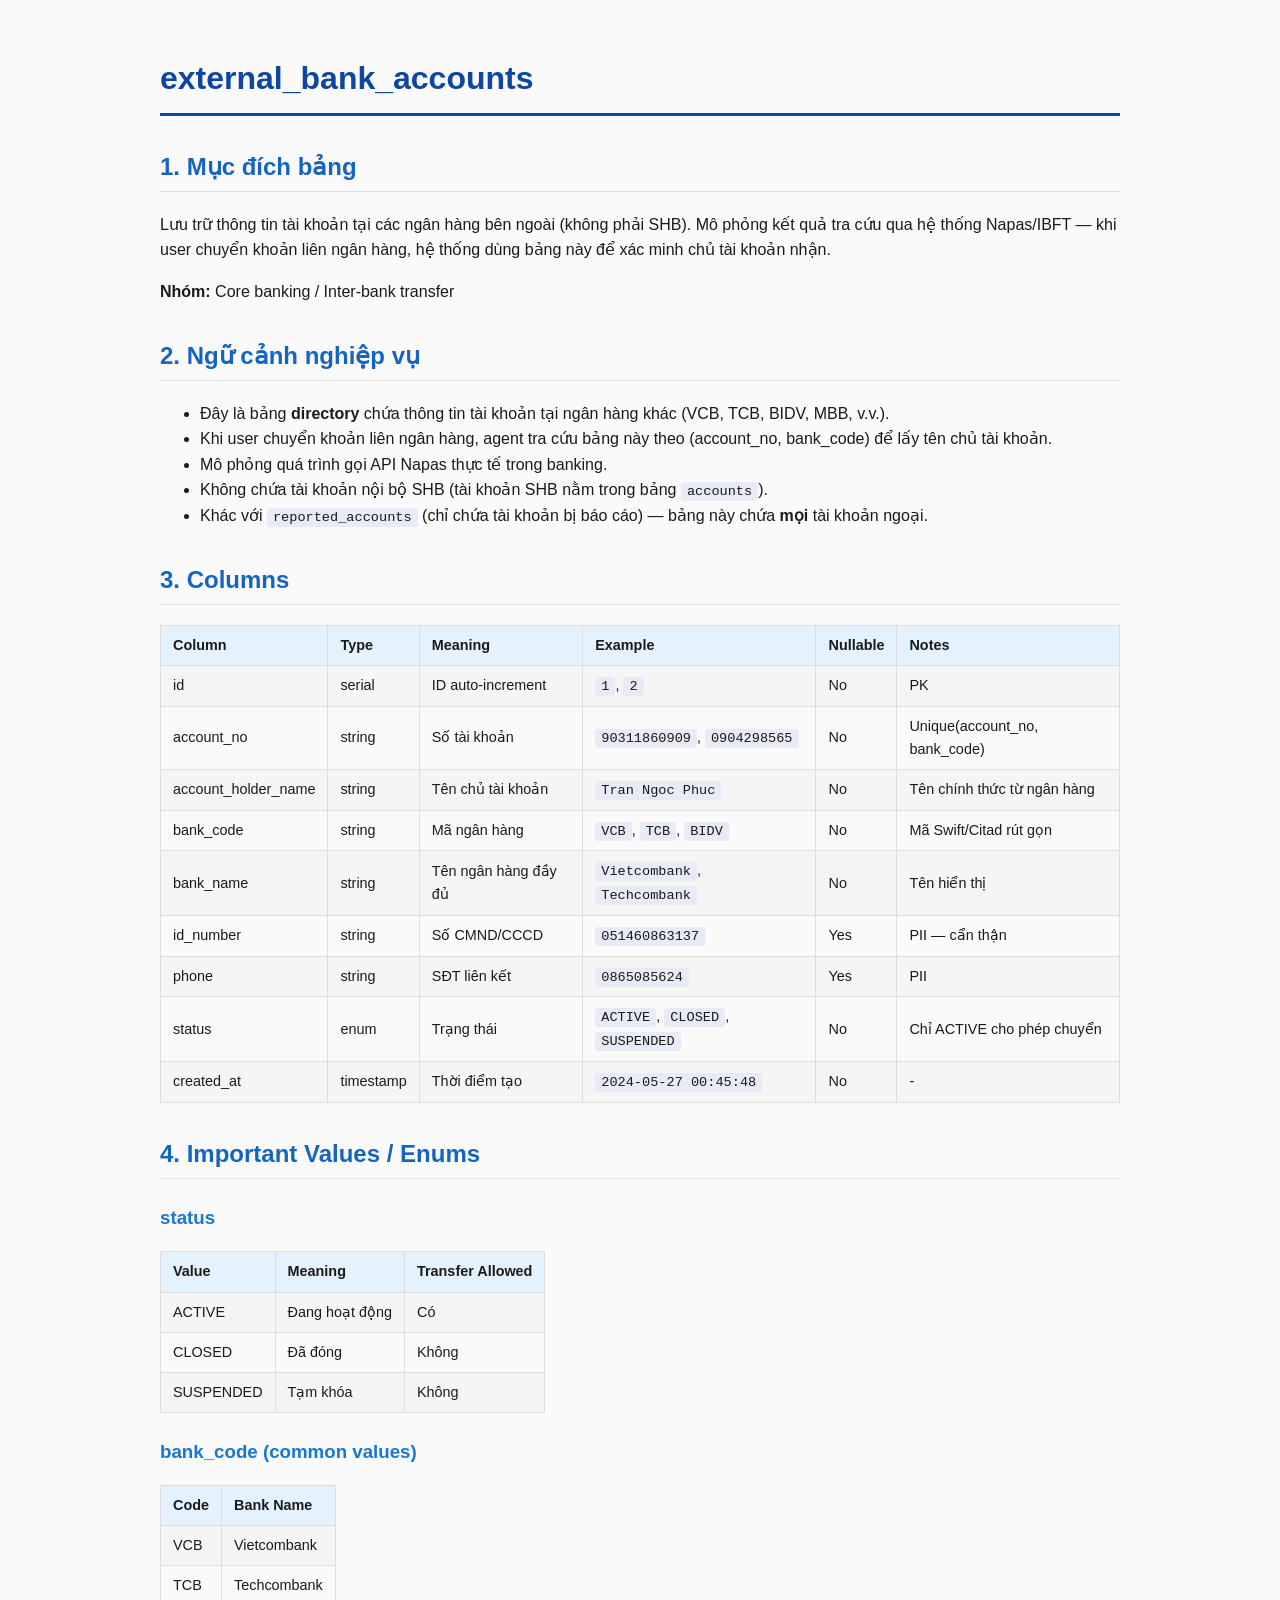
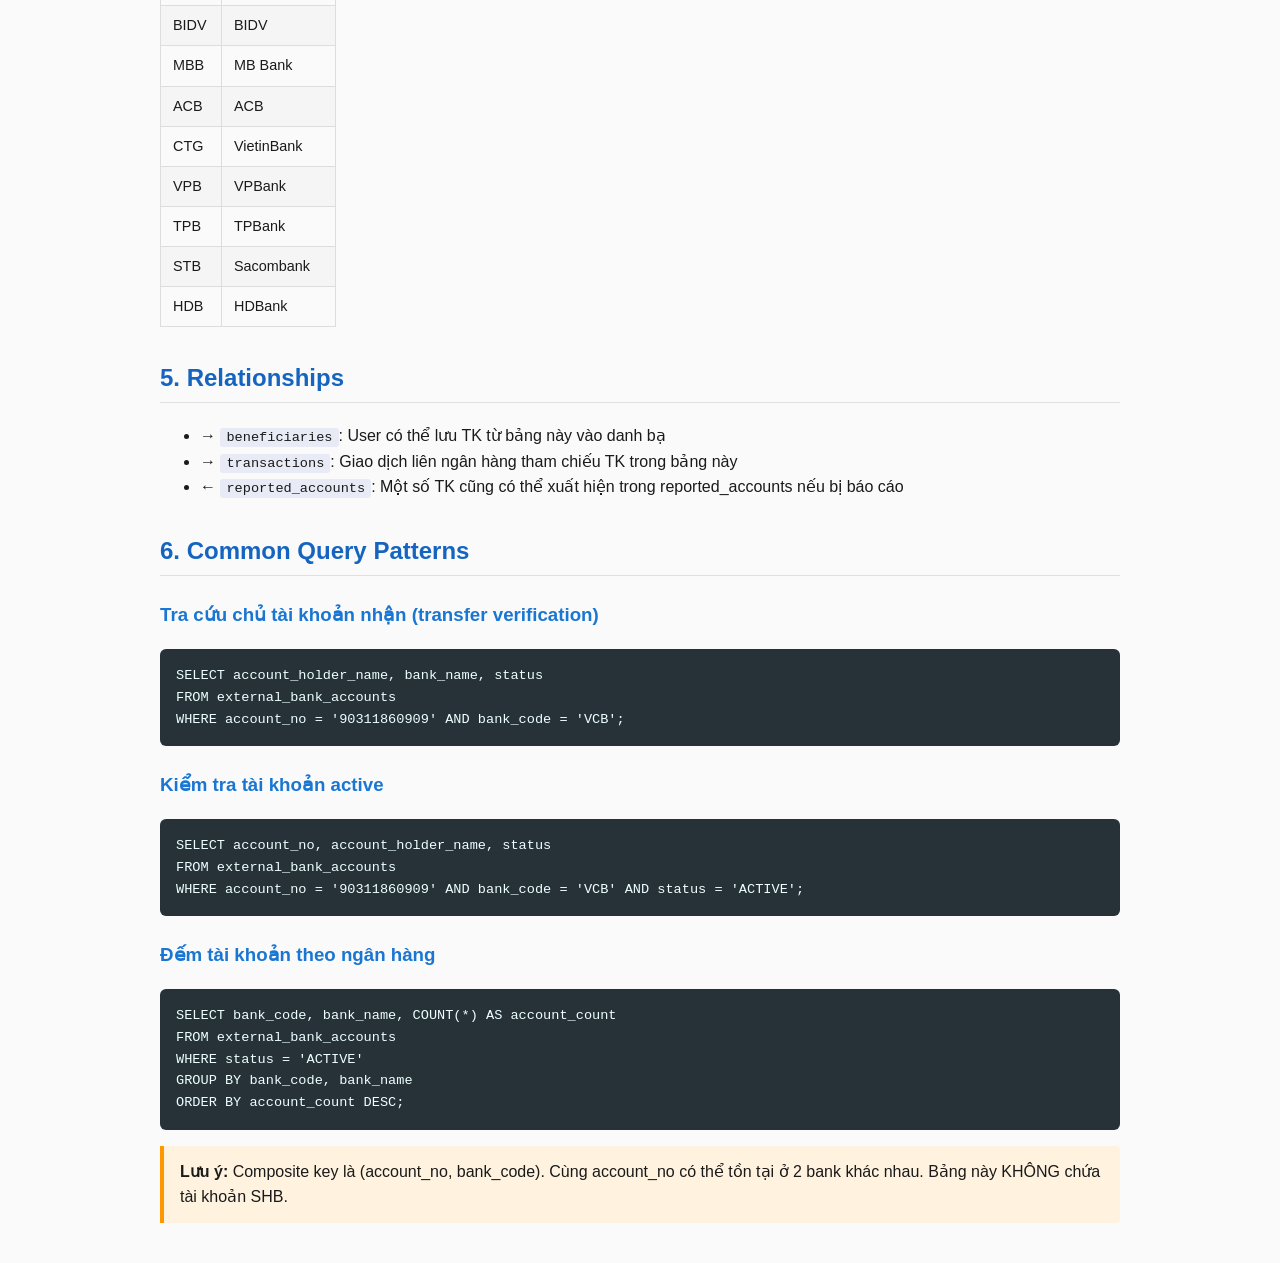
<file: data/docs/external_bank_accounts.html>
<!DOCTYPE html>
<html lang="vi">
<head>
    <meta charset="UTF-8">
    <meta name="viewport" content="width=device-width, initial-scale=1.0">
    <title>external_bank_accounts</title>
    <style>
        body {
            font-family: -apple-system, BlinkMacSystemFont, 'Segoe UI', Roboto, Oxygen, sans-serif;
            line-height: 1.6;
            max-width: 960px;
            margin: 0 auto;
            padding: 2rem;
            color: #1a1a1a;
            background: #fafafa;
        }
        h1 {
            color: #0d47a1;
            border-bottom: 3px solid #0d47a1;
            padding-bottom: 0.5rem;
        }
        h2 {
            color: #1565c0;
            margin-top: 2rem;
            border-bottom: 1px solid #e0e0e0;
            padding-bottom: 0.3rem;
        }
        h3 {
            color: #1976d2;
            margin-top: 1.5rem;
        }
        table {
            border-collapse: collapse;
            width: 100%;
            margin: 1rem 0;
            font-size: 0.9rem;
            overflow-x: auto;
            display: block;
        }
        th, td {
            border: 1px solid #ddd;
            padding: 8px 12px;
            text-align: left;
        }
        th {
            background: #e3f2fd;
            font-weight: 600;
        }
        tr:nth-child(even) {
            background: #f5f5f5;
        }
        code {
            background: #e8eaf6;
            padding: 2px 6px;
            border-radius: 3px;
            font-size: 0.85rem;
        }
        pre {
            background: #263238;
            color: #eeffff;
            padding: 1rem;
            border-radius: 6px;
            overflow-x: auto;
        }
        pre code {
            background: none;
            padding: 0;
            color: inherit;
        }
        .note {
            background: #fff3e0;
            border-left: 4px solid #ff9800;
            padding: 0.8rem 1rem;
            margin: 1rem 0;
            border-radius: 0 4px 4px 0;
        }
    </style>
</head>
<body>
    <h1>external_bank_accounts</h1>

    <h2>1. Mục đích bảng</h2>
    <p>Lưu trữ thông tin tài khoản tại các ngân hàng bên ngoài (không phải SHB). Mô phỏng kết quả tra cứu qua hệ thống Napas/IBFT — khi user chuyển khoản liên ngân hàng, hệ thống dùng bảng này để xác minh chủ tài khoản nhận.</p>
    <p><strong>Nhóm:</strong> Core banking / Inter-bank transfer</p>

    <h2>2. Ngữ cảnh nghiệp vụ</h2>
    <ul>
        <li>Đây là bảng <strong>directory</strong> chứa thông tin tài khoản tại ngân hàng khác (VCB, TCB, BIDV, MBB, v.v.).</li>
        <li>Khi user chuyển khoản liên ngân hàng, agent tra cứu bảng này theo (account_no, bank_code) để lấy tên chủ tài khoản.</li>
        <li>Mô phỏng quá trình gọi API Napas thực tế trong banking.</li>
        <li>Không chứa tài khoản nội bộ SHB (tài khoản SHB nằm trong bảng <code>accounts</code>).</li>
        <li>Khác với <code>reported_accounts</code> (chỉ chứa tài khoản bị báo cáo) — bảng này chứa <strong>mọi</strong> tài khoản ngoại.</li>
    </ul>

    <h2>3. Columns</h2>
    <table>
        <tr><th>Column</th><th>Type</th><th>Meaning</th><th>Example</th><th>Nullable</th><th>Notes</th></tr>
        <tr><td>id</td><td>serial</td><td>ID auto-increment</td><td><code>1</code>, <code>2</code></td><td>No</td><td>PK</td></tr>
        <tr><td>account_no</td><td>string</td><td>Số tài khoản</td><td><code>90311860909</code>, <code>0904298565</code></td><td>No</td><td>Unique(account_no, bank_code)</td></tr>
        <tr><td>account_holder_name</td><td>string</td><td>Tên chủ tài khoản</td><td><code>Tran Ngoc Phuc</code></td><td>No</td><td>Tên chính thức từ ngân hàng</td></tr>
        <tr><td>bank_code</td><td>string</td><td>Mã ngân hàng</td><td><code>VCB</code>, <code>TCB</code>, <code>BIDV</code></td><td>No</td><td>Mã Swift/Citad rút gọn</td></tr>
        <tr><td>bank_name</td><td>string</td><td>Tên ngân hàng đầy đủ</td><td><code>Vietcombank</code>, <code>Techcombank</code></td><td>No</td><td>Tên hiển thị</td></tr>
        <tr><td>id_number</td><td>string</td><td>Số CMND/CCCD</td><td><code>051460863137</code></td><td>Yes</td><td>PII — cẩn thận</td></tr>
        <tr><td>phone</td><td>string</td><td>SĐT liên kết</td><td><code>0865085624</code></td><td>Yes</td><td>PII</td></tr>
        <tr><td>status</td><td>enum</td><td>Trạng thái</td><td><code>ACTIVE</code>, <code>CLOSED</code>, <code>SUSPENDED</code></td><td>No</td><td>Chỉ ACTIVE cho phép chuyển</td></tr>
        <tr><td>created_at</td><td>timestamp</td><td>Thời điểm tạo</td><td><code>2024-05-27 00:45:48</code></td><td>No</td><td>-</td></tr>
    </table>

    <h2>4. Important Values / Enums</h2>
    <h3>status</h3>
    <table>
        <tr><th>Value</th><th>Meaning</th><th>Transfer Allowed</th></tr>
        <tr><td>ACTIVE</td><td>Đang hoạt động</td><td>Có</td></tr>
        <tr><td>CLOSED</td><td>Đã đóng</td><td>Không</td></tr>
        <tr><td>SUSPENDED</td><td>Tạm khóa</td><td>Không</td></tr>
    </table>

    <h3>bank_code (common values)</h3>
    <table>
        <tr><th>Code</th><th>Bank Name</th></tr>
        <tr><td>VCB</td><td>Vietcombank</td></tr>
        <tr><td>TCB</td><td>Techcombank</td></tr>
        <tr><td>BIDV</td><td>BIDV</td></tr>
        <tr><td>MBB</td><td>MB Bank</td></tr>
        <tr><td>ACB</td><td>ACB</td></tr>
        <tr><td>CTG</td><td>VietinBank</td></tr>
        <tr><td>VPB</td><td>VPBank</td></tr>
        <tr><td>TPB</td><td>TPBank</td></tr>
        <tr><td>STB</td><td>Sacombank</td></tr>
        <tr><td>HDB</td><td>HDBank</td></tr>
    </table>

    <h2>5. Relationships</h2>
    <ul>
        <li>→ <code>beneficiaries</code>: User có thể lưu TK từ bảng này vào danh bạ</li>
        <li>→ <code>transactions</code>: Giao dịch liên ngân hàng tham chiếu TK trong bảng này</li>
        <li>← <code>reported_accounts</code>: Một số TK cũng có thể xuất hiện trong reported_accounts nếu bị báo cáo</li>
    </ul>

    <h2>6. Common Query Patterns</h2>

    <h3>Tra cứu chủ tài khoản nhận (transfer verification)</h3>
    <pre><code>SELECT account_holder_name, bank_name, status
FROM external_bank_accounts
WHERE account_no = '90311860909' AND bank_code = 'VCB';</code></pre>

    <h3>Kiểm tra tài khoản active</h3>
    <pre><code>SELECT account_no, account_holder_name, status
FROM external_bank_accounts
WHERE account_no = '90311860909' AND bank_code = 'VCB' AND status = 'ACTIVE';</code></pre>

    <h3>Đếm tài khoản theo ngân hàng</h3>
    <pre><code>SELECT bank_code, bank_name, COUNT(*) AS account_count
FROM external_bank_accounts
WHERE status = 'ACTIVE'
GROUP BY bank_code, bank_name
ORDER BY account_count DESC;</code></pre>

    <div class="note">
        <strong>Lưu ý:</strong> Composite key là (account_no, bank_code). Cùng account_no có thể tồn tại ở 2 bank khác nhau. Bảng này KHÔNG chứa tài khoản SHB.
    </div>
</body>
</html>
</file>
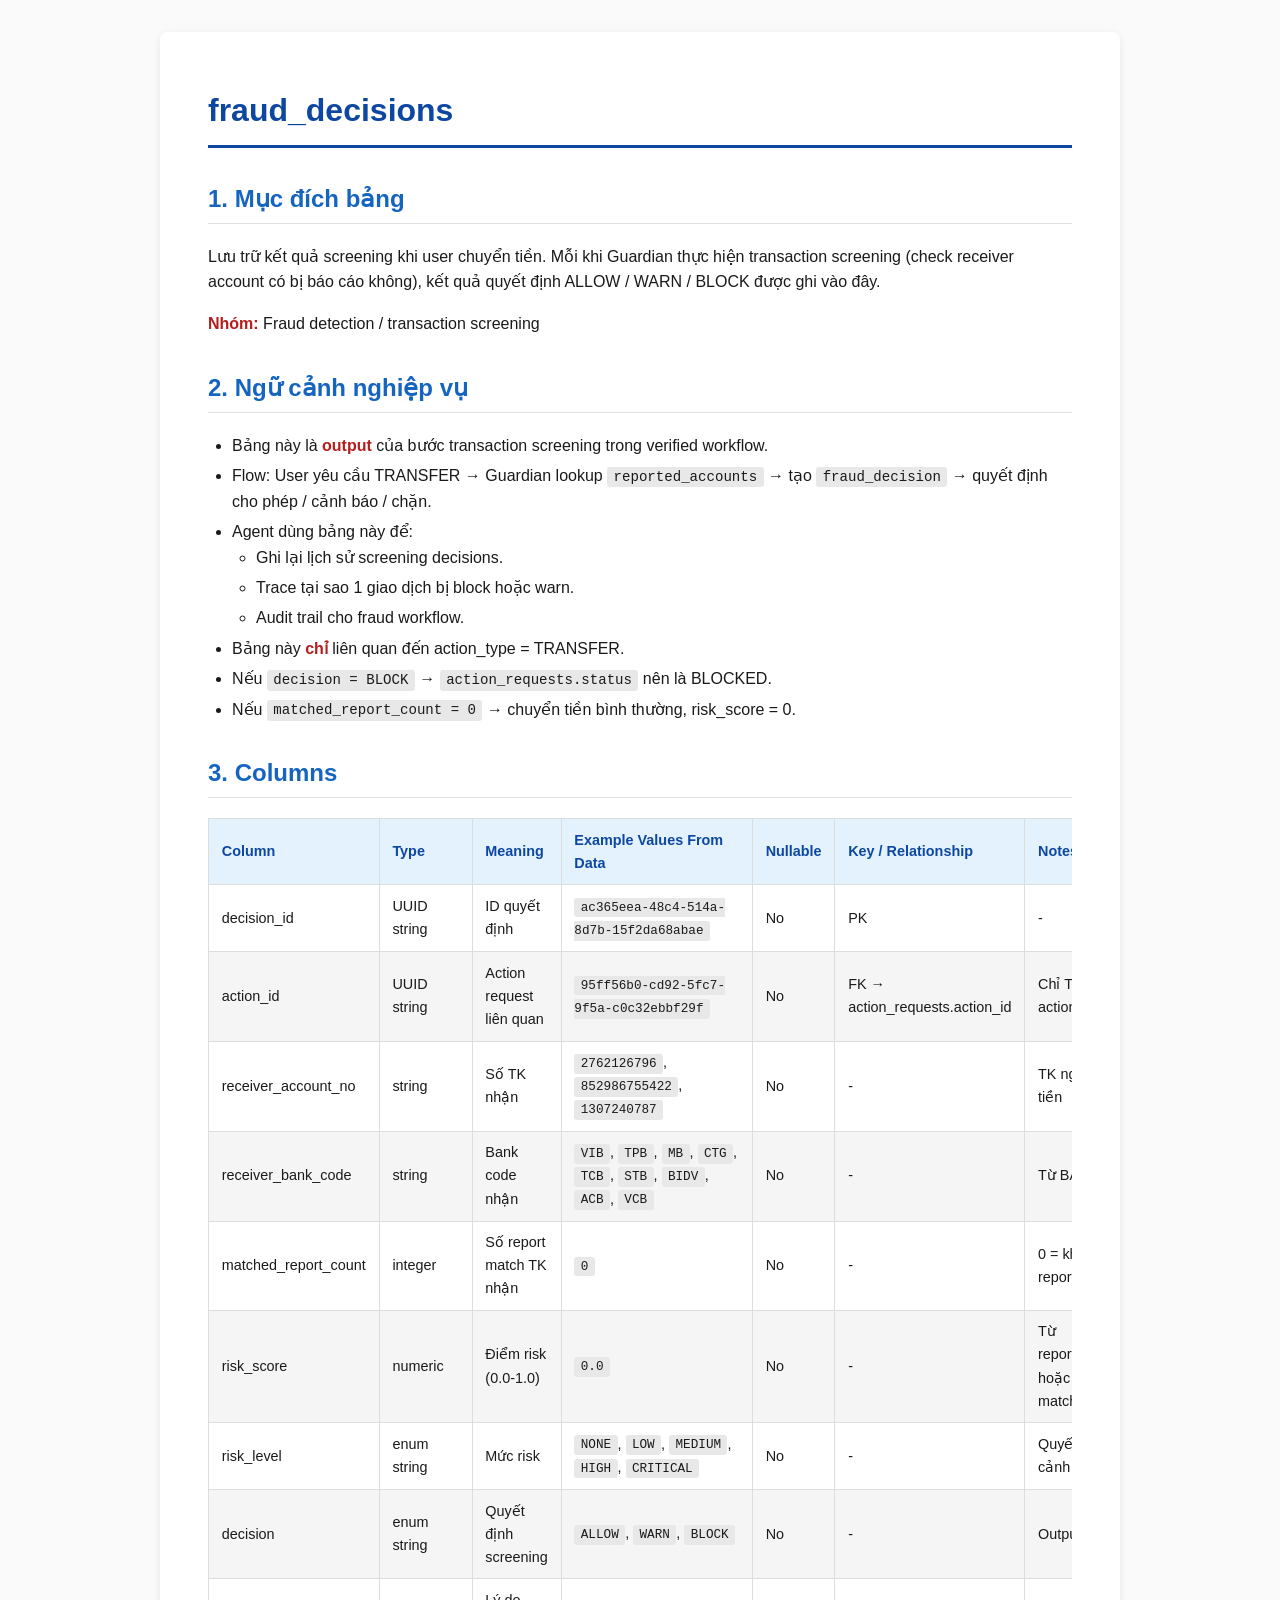
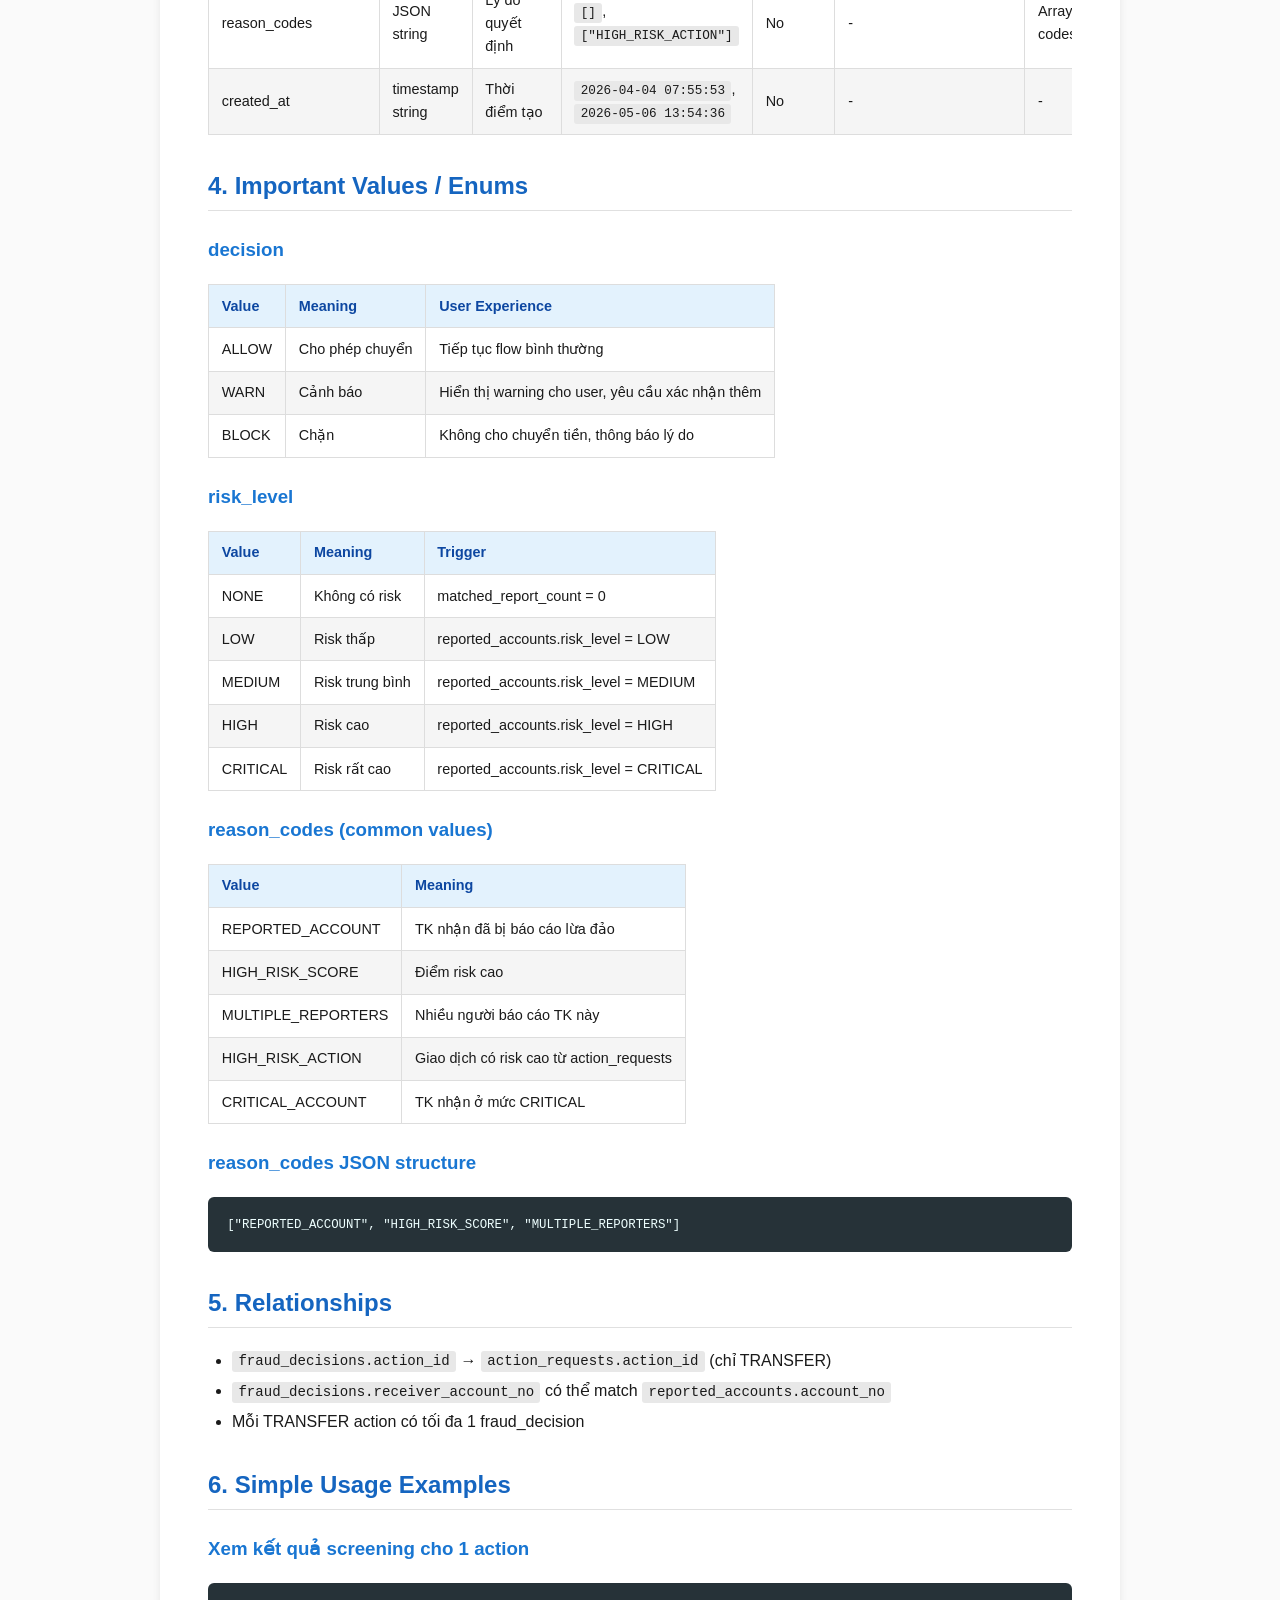
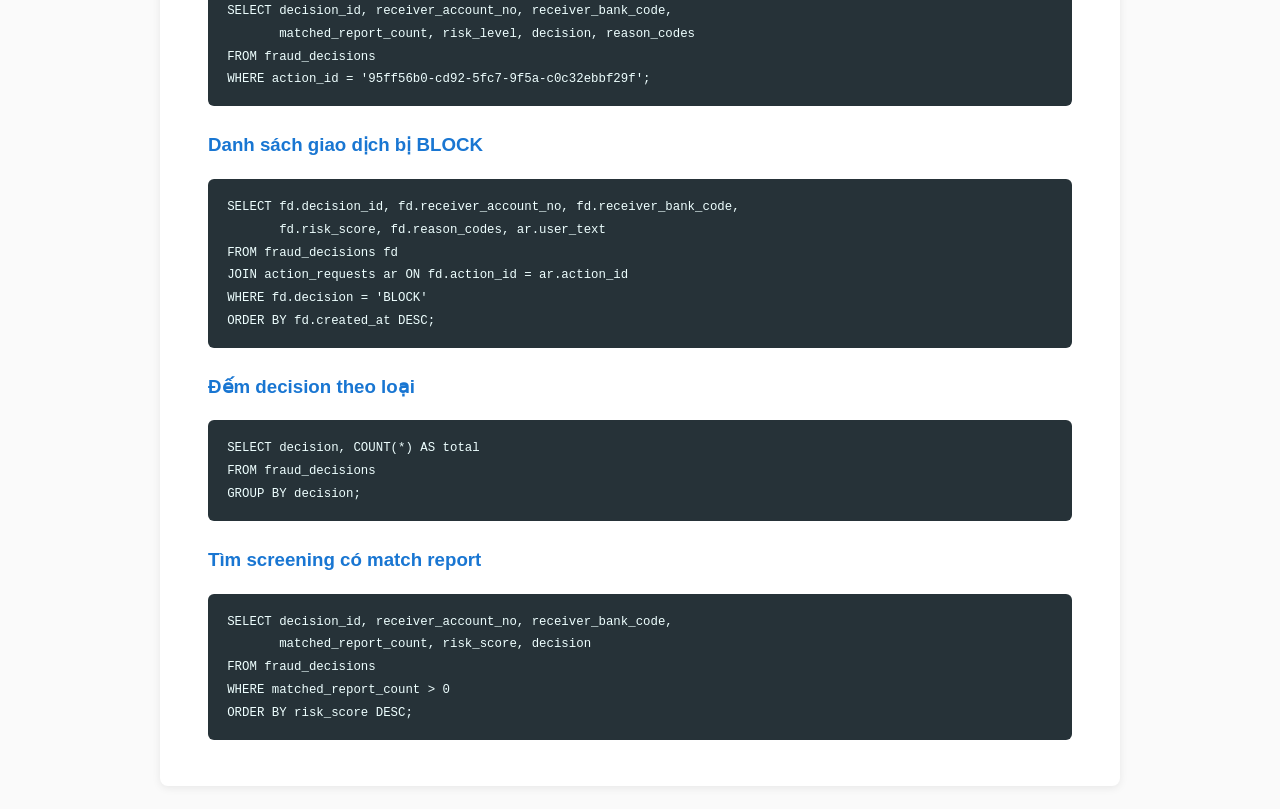
<file: data/docs/fraud_decisions.html>
<!DOCTYPE html>
<html lang="vi">
<head>
    <meta charset="UTF-8">
    <meta name="viewport" content="width=device-width, initial-scale=1.0">
    <title>fraud_decisions</title>
    <style>
        body {
            font-family: -apple-system, BlinkMacSystemFont, 'Segoe UI', Roboto, Oxygen, sans-serif;
            line-height: 1.6;
            max-width: 960px;
            margin: 0 auto;
            padding: 2rem;
            color: #1a1a1a;
            background: #fafafa;
        }
        h1 {
            color: #0d47a1;
            border-bottom: 3px solid #0d47a1;
            padding-bottom: 0.5rem;
        }
        h2 {
            color: #1565c0;
            margin-top: 2rem;
            border-bottom: 1px solid #e0e0e0;
            padding-bottom: 0.3rem;
        }
        h3 {
            color: #1976d2;
            margin-top: 1.5rem;
        }
        table {
            border-collapse: collapse;
            width: 100%;
            margin: 1rem 0;
            font-size: 0.9rem;
            overflow-x: auto;
            display: block;
        }
        th, td {
            border: 1px solid #ddd;
            padding: 0.6rem 0.8rem;
            text-align: left;
        }
        th {
            background-color: #e3f2fd;
            font-weight: 600;
            color: #0d47a1;
        }
        tr:nth-child(even) {
            background-color: #f5f5f5;
        }
        tr:hover {
            background-color: #e8f4fd;
        }
        code {
            background: #e8e8e8;
            padding: 0.15rem 0.4rem;
            border-radius: 3px;
            font-size: 0.88em;
            font-family: 'Fira Code', 'Consolas', monospace;
        }
        pre {
            background: #263238;
            color: #eeffff;
            padding: 1rem 1.2rem;
            border-radius: 6px;
            overflow-x: auto;
            font-size: 0.88rem;
        }
        pre code {
            background: none;
            padding: 0;
            color: inherit;
        }
        strong {
            color: #b71c1c;
        }
        ul, ol {
            padding-left: 1.5rem;
        }
        li {
            margin-bottom: 0.3rem;
        }
        blockquote {
            border-left: 4px solid #1976d2;
            margin: 1rem 0;
            padding: 0.5rem 1rem;
            background: #e3f2fd;
        }
        .container {
            background: white;
            padding: 2rem 3rem;
            border-radius: 8px;
            box-shadow: 0 2px 8px rgba(0,0,0,0.08);
        }
    </style>
</head>
<body>
<div class="container">
<h1>fraud_decisions</h1>
<h2>1. Mục đích bảng</h2>
<p>Lưu trữ kết quả screening khi user chuyển tiền. Mỗi khi Guardian thực hiện transaction screening (check receiver account có bị báo cáo không), kết quả quyết định ALLOW / WARN / BLOCK được ghi vào đây.</p>
<p><strong>Nhóm:</strong> Fraud detection / transaction screening</p>
<h2>2. Ngữ cảnh nghiệp vụ</h2>
<ul>
<li>Bảng này là <strong>output</strong> của bước transaction screening trong verified workflow.</li>
<li>Flow: User yêu cầu TRANSFER → Guardian lookup <code>reported_accounts</code> → tạo <code>fraud_decision</code> → quyết định cho phép / cảnh báo / chặn.</li>
<li>Agent dùng bảng này để:
    <ul>
        <li>Ghi lại lịch sử screening decisions.</li>
        <li>Trace tại sao 1 giao dịch bị block hoặc warn.</li>
        <li>Audit trail cho fraud workflow.</li>
    </ul>
</li>
<li>Bảng này <strong>chỉ</strong> liên quan đến action_type = TRANSFER.</li>
<li>Nếu <code>decision = BLOCK</code> → <code>action_requests.status</code> nên là BLOCKED.</li>
<li>Nếu <code>matched_report_count = 0</code> → chuyển tiền bình thường, risk_score = 0.</li>
</ul>
<h2>3. Columns</h2>
<table>
<thead>
<tr>
<th>Column</th>
<th>Type</th>
<th>Meaning</th>
<th>Example Values From Data</th>
<th>Nullable</th>
<th>Key / Relationship</th>
<th>Notes</th>
</tr>
</thead>
<tbody>
<tr>
<td>decision_id</td>
<td>UUID string</td>
<td>ID quyết định</td>
<td><code>ac365eea-48c4-514a-8d7b-15f2da68abae</code></td>
<td>No</td>
<td>PK</td>
<td>-</td>
</tr>
<tr>
<td>action_id</td>
<td>UUID string</td>
<td>Action request liên quan</td>
<td><code>95ff56b0-cd92-5fc7-9f5a-c0c32ebbf29f</code></td>
<td>No</td>
<td>FK → action_requests.action_id</td>
<td>Chỉ TRANSFER actions</td>
</tr>
<tr>
<td>receiver_account_no</td>
<td>string</td>
<td>Số TK nhận</td>
<td><code>2762126796</code>, <code>852986755422</code>, <code>1307240787</code></td>
<td>No</td>
<td>-</td>
<td>TK người nhận tiền</td>
</tr>
<tr>
<td>receiver_bank_code</td>
<td>string</td>
<td>Bank code nhận</td>
<td><code>VIB</code>, <code>TPB</code>, <code>MB</code>, <code>CTG</code>, <code>TCB</code>, <code>STB</code>, <code>BIDV</code>, <code>ACB</code>, <code>VCB</code></td>
<td>No</td>
<td>-</td>
<td>Từ BANK_MAP</td>
</tr>
<tr>
<td>matched_report_count</td>
<td>integer</td>
<td>Số report match TK nhận</td>
<td><code>0</code></td>
<td>No</td>
<td>-</td>
<td>0 = không có report nào</td>
</tr>
<tr>
<td>risk_score</td>
<td>numeric</td>
<td>Điểm risk (0.0-1.0)</td>
<td><code>0.0</code></td>
<td>No</td>
<td>-</td>
<td>Từ reported_accounts hoặc 0 nếu không match</td>
</tr>
<tr>
<td>risk_level</td>
<td>enum string</td>
<td>Mức risk</td>
<td><code>NONE</code>, <code>LOW</code>, <code>MEDIUM</code>, <code>HIGH</code>, <code>CRITICAL</code></td>
<td>No</td>
<td>-</td>
<td>Quyết định mức cảnh báo</td>
</tr>
<tr>
<td>decision</td>
<td>enum string</td>
<td>Quyết định screening</td>
<td><code>ALLOW</code>, <code>WARN</code>, <code>BLOCK</code></td>
<td>No</td>
<td>-</td>
<td>Output chính</td>
</tr>
<tr>
<td>reason_codes</td>
<td>JSON string</td>
<td>Lý do quyết định</td>
<td><code>[]</code>, <code>["HIGH_RISK_ACTION"]</code></td>
<td>No</td>
<td>-</td>
<td>Array các reason codes</td>
</tr>
<tr>
<td>created_at</td>
<td>timestamp string</td>
<td>Thời điểm tạo</td>
<td><code>2026-04-04 07:55:53</code>, <code>2026-05-06 13:54:36</code></td>
<td>No</td>
<td>-</td>
<td>-</td>
</tr>
</tbody>
</table>
<h2>4. Important Values / Enums</h2>
<h3>decision</h3>
<table>
<thead>
<tr><th>Value</th><th>Meaning</th><th>User Experience</th></tr>
</thead>
<tbody>
<tr><td>ALLOW</td><td>Cho phép chuyển</td><td>Tiếp tục flow bình thường</td></tr>
<tr><td>WARN</td><td>Cảnh báo</td><td>Hiển thị warning cho user, yêu cầu xác nhận thêm</td></tr>
<tr><td>BLOCK</td><td>Chặn</td><td>Không cho chuyển tiền, thông báo lý do</td></tr>
</tbody>
</table>
<h3>risk_level</h3>
<table>
<thead>
<tr><th>Value</th><th>Meaning</th><th>Trigger</th></tr>
</thead>
<tbody>
<tr><td>NONE</td><td>Không có risk</td><td>matched_report_count = 0</td></tr>
<tr><td>LOW</td><td>Risk thấp</td><td>reported_accounts.risk_level = LOW</td></tr>
<tr><td>MEDIUM</td><td>Risk trung bình</td><td>reported_accounts.risk_level = MEDIUM</td></tr>
<tr><td>HIGH</td><td>Risk cao</td><td>reported_accounts.risk_level = HIGH</td></tr>
<tr><td>CRITICAL</td><td>Risk rất cao</td><td>reported_accounts.risk_level = CRITICAL</td></tr>
</tbody>
</table>
<h3>reason_codes (common values)</h3>
<table>
<thead>
<tr><th>Value</th><th>Meaning</th></tr>
</thead>
<tbody>
<tr><td>REPORTED_ACCOUNT</td><td>TK nhận đã bị báo cáo lừa đảo</td></tr>
<tr><td>HIGH_RISK_SCORE</td><td>Điểm risk cao</td></tr>
<tr><td>MULTIPLE_REPORTERS</td><td>Nhiều người báo cáo TK này</td></tr>
<tr><td>HIGH_RISK_ACTION</td><td>Giao dịch có risk cao từ action_requests</td></tr>
<tr><td>CRITICAL_ACCOUNT</td><td>TK nhận ở mức CRITICAL</td></tr>
</tbody>
</table>
<h3>reason_codes JSON structure</h3>
<pre><code>["REPORTED_ACCOUNT", "HIGH_RISK_SCORE", "MULTIPLE_REPORTERS"]</code></pre>
<h2>5. Relationships</h2>
<ul>
<li><code>fraud_decisions.action_id</code> → <code>action_requests.action_id</code> (chỉ TRANSFER)</li>
<li><code>fraud_decisions.receiver_account_no</code> có thể match <code>reported_accounts.account_no</code></li>
<li>Mỗi TRANSFER action có tối đa 1 fraud_decision</li>
</ul>
<h2>6. Simple Usage Examples</h2>
<h3>Xem kết quả screening cho 1 action</h3>
<pre><code>SELECT decision_id, receiver_account_no, receiver_bank_code,
       matched_report_count, risk_level, decision, reason_codes
FROM fraud_decisions
WHERE action_id = '95ff56b0-cd92-5fc7-9f5a-c0c32ebbf29f';</code></pre>
<h3>Danh sách giao dịch bị BLOCK</h3>
<pre><code>SELECT fd.decision_id, fd.receiver_account_no, fd.receiver_bank_code,
       fd.risk_score, fd.reason_codes, ar.user_text
FROM fraud_decisions fd
JOIN action_requests ar ON fd.action_id = ar.action_id
WHERE fd.decision = 'BLOCK'
ORDER BY fd.created_at DESC;</code></pre>
<h3>Đếm decision theo loại</h3>
<pre><code>SELECT decision, COUNT(*) AS total
FROM fraud_decisions
GROUP BY decision;</code></pre>
<h3>Tìm screening có match report</h3>
<pre><code>SELECT decision_id, receiver_account_no, receiver_bank_code,
       matched_report_count, risk_score, decision
FROM fraud_decisions
WHERE matched_report_count &gt; 0
ORDER BY risk_score DESC;</code></pre>
</div>
</body>
</html>
</file>
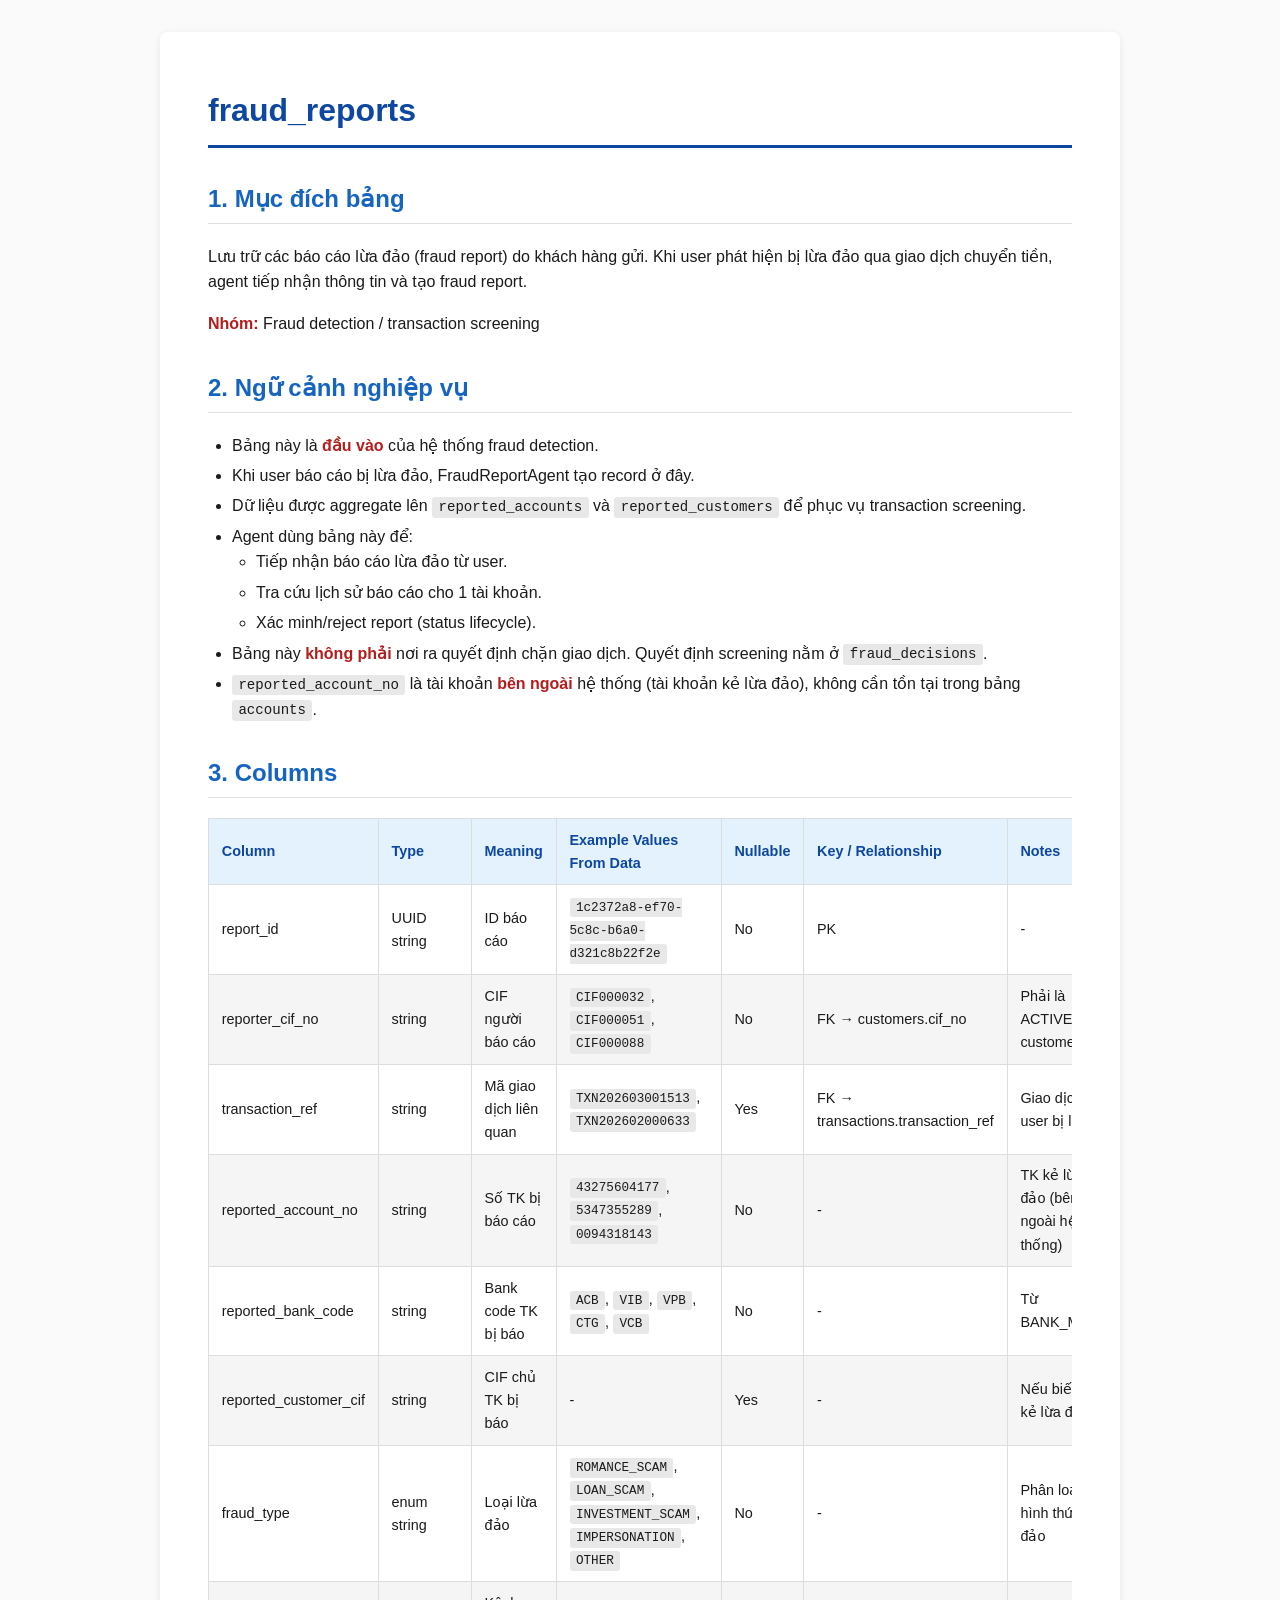
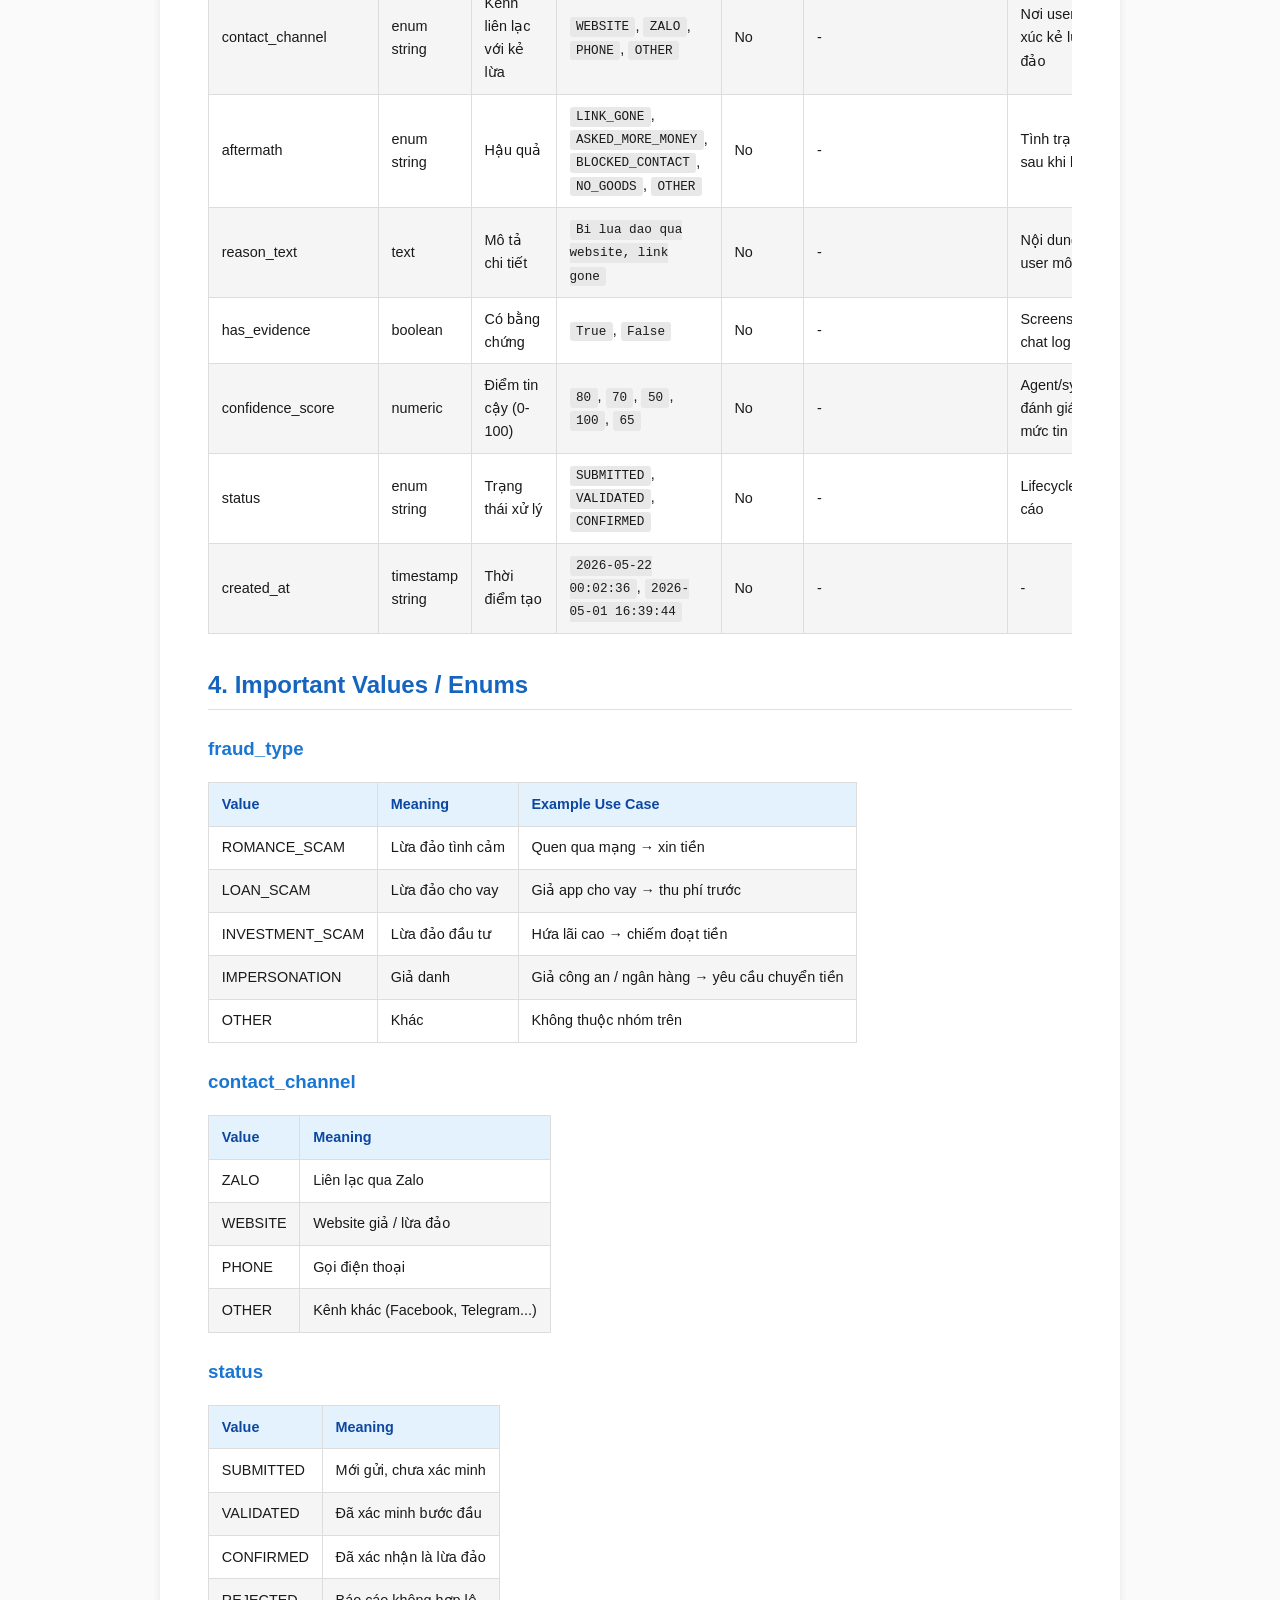
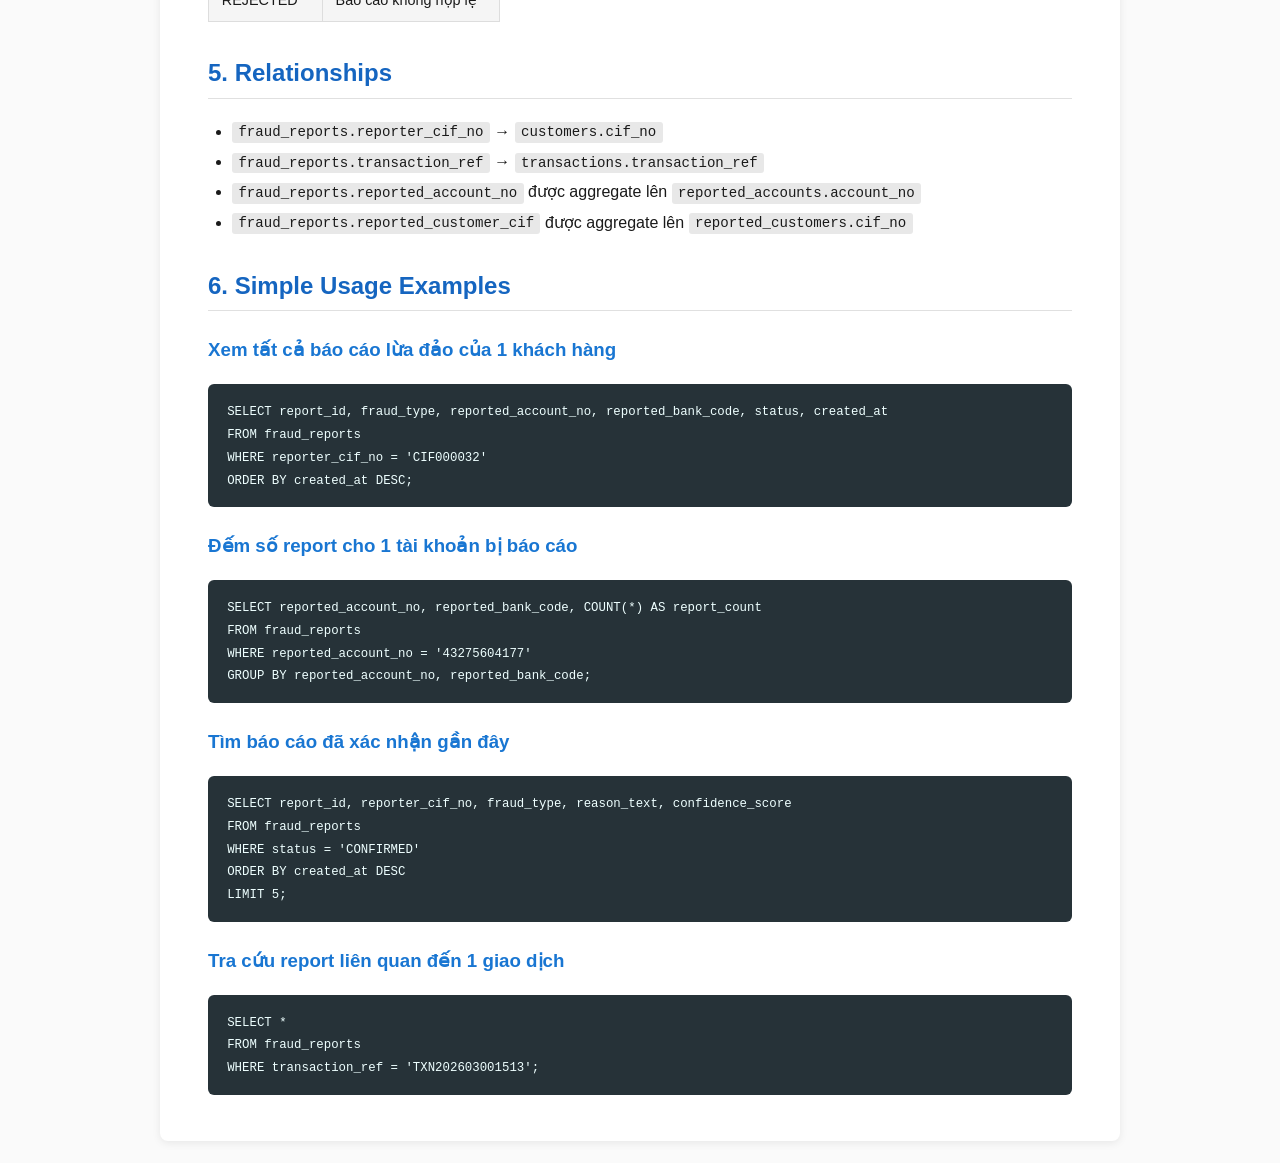
<file: data/docs/fraud_reports.html>
<!DOCTYPE html>
<html lang="vi">
<head>
    <meta charset="UTF-8">
    <meta name="viewport" content="width=device-width, initial-scale=1.0">
    <title>fraud_reports</title>
    <style>
        body {
            font-family: -apple-system, BlinkMacSystemFont, 'Segoe UI', Roboto, Oxygen, sans-serif;
            line-height: 1.6;
            max-width: 960px;
            margin: 0 auto;
            padding: 2rem;
            color: #1a1a1a;
            background: #fafafa;
        }
        h1 {
            color: #0d47a1;
            border-bottom: 3px solid #0d47a1;
            padding-bottom: 0.5rem;
        }
        h2 {
            color: #1565c0;
            margin-top: 2rem;
            border-bottom: 1px solid #e0e0e0;
            padding-bottom: 0.3rem;
        }
        h3 {
            color: #1976d2;
            margin-top: 1.5rem;
        }
        table {
            border-collapse: collapse;
            width: 100%;
            margin: 1rem 0;
            font-size: 0.9rem;
            overflow-x: auto;
            display: block;
        }
        th, td {
            border: 1px solid #ddd;
            padding: 0.6rem 0.8rem;
            text-align: left;
        }
        th {
            background-color: #e3f2fd;
            font-weight: 600;
            color: #0d47a1;
        }
        tr:nth-child(even) {
            background-color: #f5f5f5;
        }
        tr:hover {
            background-color: #e8f4fd;
        }
        code {
            background: #e8e8e8;
            padding: 0.15rem 0.4rem;
            border-radius: 3px;
            font-size: 0.88em;
            font-family: 'Fira Code', 'Consolas', monospace;
        }
        pre {
            background: #263238;
            color: #eeffff;
            padding: 1rem 1.2rem;
            border-radius: 6px;
            overflow-x: auto;
            font-size: 0.88rem;
        }
        pre code {
            background: none;
            padding: 0;
            color: inherit;
        }
        strong {
            color: #b71c1c;
        }
        ul, ol {
            padding-left: 1.5rem;
        }
        li {
            margin-bottom: 0.3rem;
        }
        blockquote {
            border-left: 4px solid #1976d2;
            margin: 1rem 0;
            padding: 0.5rem 1rem;
            background: #e3f2fd;
        }
        .container {
            background: white;
            padding: 2rem 3rem;
            border-radius: 8px;
            box-shadow: 0 2px 8px rgba(0,0,0,0.08);
        }
    </style>
</head>
<body>
<div class="container">
<h1>fraud_reports</h1>
<h2>1. Mục đích bảng</h2>
<p>Lưu trữ các báo cáo lừa đảo (fraud report) do khách hàng gửi. Khi user phát hiện bị lừa đảo qua giao dịch chuyển tiền, agent tiếp nhận thông tin và tạo fraud report.</p>
<p><strong>Nhóm:</strong> Fraud detection / transaction screening</p>
<h2>2. Ngữ cảnh nghiệp vụ</h2>
<ul>
<li>Bảng này là <strong>đầu vào</strong> của hệ thống fraud detection.</li>
<li>Khi user báo cáo bị lừa đảo, FraudReportAgent tạo record ở đây.</li>
<li>Dữ liệu được aggregate lên <code>reported_accounts</code> và <code>reported_customers</code> để phục vụ transaction screening.</li>
<li>Agent dùng bảng này để:
    <ul>
        <li>Tiếp nhận báo cáo lừa đảo từ user.</li>
        <li>Tra cứu lịch sử báo cáo cho 1 tài khoản.</li>
        <li>Xác minh/reject report (status lifecycle).</li>
    </ul>
</li>
<li>Bảng này <strong>không phải</strong> nơi ra quyết định chặn giao dịch. Quyết định screening nằm ở <code>fraud_decisions</code>.</li>
<li><code>reported_account_no</code> là tài khoản <strong>bên ngoài</strong> hệ thống (tài khoản kẻ lừa đảo), không cần tồn tại trong bảng <code>accounts</code>.</li>
</ul>
<h2>3. Columns</h2>
<table>
<thead>
<tr>
<th>Column</th>
<th>Type</th>
<th>Meaning</th>
<th>Example Values From Data</th>
<th>Nullable</th>
<th>Key / Relationship</th>
<th>Notes</th>
</tr>
</thead>
<tbody>
<tr>
<td>report_id</td>
<td>UUID string</td>
<td>ID báo cáo</td>
<td><code>1c2372a8-ef70-5c8c-b6a0-d321c8b22f2e</code></td>
<td>No</td>
<td>PK</td>
<td>-</td>
</tr>
<tr>
<td>reporter_cif_no</td>
<td>string</td>
<td>CIF người báo cáo</td>
<td><code>CIF000032</code>, <code>CIF000051</code>, <code>CIF000088</code></td>
<td>No</td>
<td>FK → customers.cif_no</td>
<td>Phải là ACTIVE customer</td>
</tr>
<tr>
<td>transaction_ref</td>
<td>string</td>
<td>Mã giao dịch liên quan</td>
<td><code>TXN202603001513</code>, <code>TXN202602000633</code></td>
<td>Yes</td>
<td>FK → transactions.transaction_ref</td>
<td>Giao dịch mà user bị lừa</td>
</tr>
<tr>
<td>reported_account_no</td>
<td>string</td>
<td>Số TK bị báo cáo</td>
<td><code>43275604177</code>, <code>5347355289</code>, <code>0094318143</code></td>
<td>No</td>
<td>-</td>
<td>TK kẻ lừa đảo (bên ngoài hệ thống)</td>
</tr>
<tr>
<td>reported_bank_code</td>
<td>string</td>
<td>Bank code TK bị báo</td>
<td><code>ACB</code>, <code>VIB</code>, <code>VPB</code>, <code>CTG</code>, <code>VCB</code></td>
<td>No</td>
<td>-</td>
<td>Từ BANK_MAP</td>
</tr>
<tr>
<td>reported_customer_cif</td>
<td>string</td>
<td>CIF chủ TK bị báo</td>
<td>-</td>
<td>Yes</td>
<td>-</td>
<td>Nếu biết CIF kẻ lừa đảo</td>
</tr>
<tr>
<td>fraud_type</td>
<td>enum string</td>
<td>Loại lừa đảo</td>
<td><code>ROMANCE_SCAM</code>, <code>LOAN_SCAM</code>, <code>INVESTMENT_SCAM</code>, <code>IMPERSONATION</code>, <code>OTHER</code></td>
<td>No</td>
<td>-</td>
<td>Phân loại hình thức lừa đảo</td>
</tr>
<tr>
<td>contact_channel</td>
<td>enum string</td>
<td>Kênh liên lạc với kẻ lừa</td>
<td><code>WEBSITE</code>, <code>ZALO</code>, <code>PHONE</code>, <code>OTHER</code></td>
<td>No</td>
<td>-</td>
<td>Nơi user tiếp xúc kẻ lừa đảo</td>
</tr>
<tr>
<td>aftermath</td>
<td>enum string</td>
<td>Hậu quả</td>
<td><code>LINK_GONE</code>, <code>ASKED_MORE_MONEY</code>, <code>BLOCKED_CONTACT</code>, <code>NO_GOODS</code>, <code>OTHER</code></td>
<td>No</td>
<td>-</td>
<td>Tình trạng sau khi bị lừa</td>
</tr>
<tr>
<td>reason_text</td>
<td>text</td>
<td>Mô tả chi tiết</td>
<td><code>Bi lua dao qua website, link gone</code></td>
<td>No</td>
<td>-</td>
<td>Nội dung user mô tả</td>
</tr>
<tr>
<td>has_evidence</td>
<td>boolean</td>
<td>Có bằng chứng</td>
<td><code>True</code>, <code>False</code></td>
<td>No</td>
<td>-</td>
<td>Screenshot, chat log, etc.</td>
</tr>
<tr>
<td>confidence_score</td>
<td>numeric</td>
<td>Điểm tin cậy (0-100)</td>
<td><code>80</code>, <code>70</code>, <code>50</code>, <code>100</code>, <code>65</code></td>
<td>No</td>
<td>-</td>
<td>Agent/system đánh giá mức tin cậy</td>
</tr>
<tr>
<td>status</td>
<td>enum string</td>
<td>Trạng thái xử lý</td>
<td><code>SUBMITTED</code>, <code>VALIDATED</code>, <code>CONFIRMED</code></td>
<td>No</td>
<td>-</td>
<td>Lifecycle báo cáo</td>
</tr>
<tr>
<td>created_at</td>
<td>timestamp string</td>
<td>Thời điểm tạo</td>
<td><code>2026-05-22 00:02:36</code>, <code>2026-05-01 16:39:44</code></td>
<td>No</td>
<td>-</td>
<td>-</td>
</tr>
</tbody>
</table>
<h2>4. Important Values / Enums</h2>
<h3>fraud_type</h3>
<table>
<thead>
<tr><th>Value</th><th>Meaning</th><th>Example Use Case</th></tr>
</thead>
<tbody>
<tr><td>ROMANCE_SCAM</td><td>Lừa đảo tình cảm</td><td>Quen qua mạng → xin tiền</td></tr>
<tr><td>LOAN_SCAM</td><td>Lừa đảo cho vay</td><td>Giả app cho vay → thu phí trước</td></tr>
<tr><td>INVESTMENT_SCAM</td><td>Lừa đảo đầu tư</td><td>Hứa lãi cao → chiếm đoạt tiền</td></tr>
<tr><td>IMPERSONATION</td><td>Giả danh</td><td>Giả công an / ngân hàng → yêu cầu chuyển tiền</td></tr>
<tr><td>OTHER</td><td>Khác</td><td>Không thuộc nhóm trên</td></tr>
</tbody>
</table>
<h3>contact_channel</h3>
<table>
<thead>
<tr><th>Value</th><th>Meaning</th></tr>
</thead>
<tbody>
<tr><td>ZALO</td><td>Liên lạc qua Zalo</td></tr>
<tr><td>WEBSITE</td><td>Website giả / lừa đảo</td></tr>
<tr><td>PHONE</td><td>Gọi điện thoại</td></tr>
<tr><td>OTHER</td><td>Kênh khác (Facebook, Telegram...)</td></tr>
</tbody>
</table>
<h3>status</h3>
<table>
<thead>
<tr><th>Value</th><th>Meaning</th></tr>
</thead>
<tbody>
<tr><td>SUBMITTED</td><td>Mới gửi, chưa xác minh</td></tr>
<tr><td>VALIDATED</td><td>Đã xác minh bước đầu</td></tr>
<tr><td>CONFIRMED</td><td>Đã xác nhận là lừa đảo</td></tr>
<tr><td>REJECTED</td><td>Báo cáo không hợp lệ</td></tr>
</tbody>
</table>
<h2>5. Relationships</h2>
<ul>
<li><code>fraud_reports.reporter_cif_no</code> → <code>customers.cif_no</code></li>
<li><code>fraud_reports.transaction_ref</code> → <code>transactions.transaction_ref</code></li>
<li><code>fraud_reports.reported_account_no</code> được aggregate lên <code>reported_accounts.account_no</code></li>
<li><code>fraud_reports.reported_customer_cif</code> được aggregate lên <code>reported_customers.cif_no</code></li>
</ul>
<h2>6. Simple Usage Examples</h2>
<h3>Xem tất cả báo cáo lừa đảo của 1 khách hàng</h3>
<pre><code>SELECT report_id, fraud_type, reported_account_no, reported_bank_code, status, created_at
FROM fraud_reports
WHERE reporter_cif_no = 'CIF000032'
ORDER BY created_at DESC;</code></pre>
<h3>Đếm số report cho 1 tài khoản bị báo cáo</h3>
<pre><code>SELECT reported_account_no, reported_bank_code, COUNT(*) AS report_count
FROM fraud_reports
WHERE reported_account_no = '43275604177'
GROUP BY reported_account_no, reported_bank_code;</code></pre>
<h3>Tìm báo cáo đã xác nhận gần đây</h3>
<pre><code>SELECT report_id, reporter_cif_no, fraud_type, reason_text, confidence_score
FROM fraud_reports
WHERE status = 'CONFIRMED'
ORDER BY created_at DESC
LIMIT 5;</code></pre>
<h3>Tra cứu report liên quan đến 1 giao dịch</h3>
<pre><code>SELECT *
FROM fraud_reports
WHERE transaction_ref = 'TXN202603001513';</code></pre>
</div>
</body>
</html>
</file>
